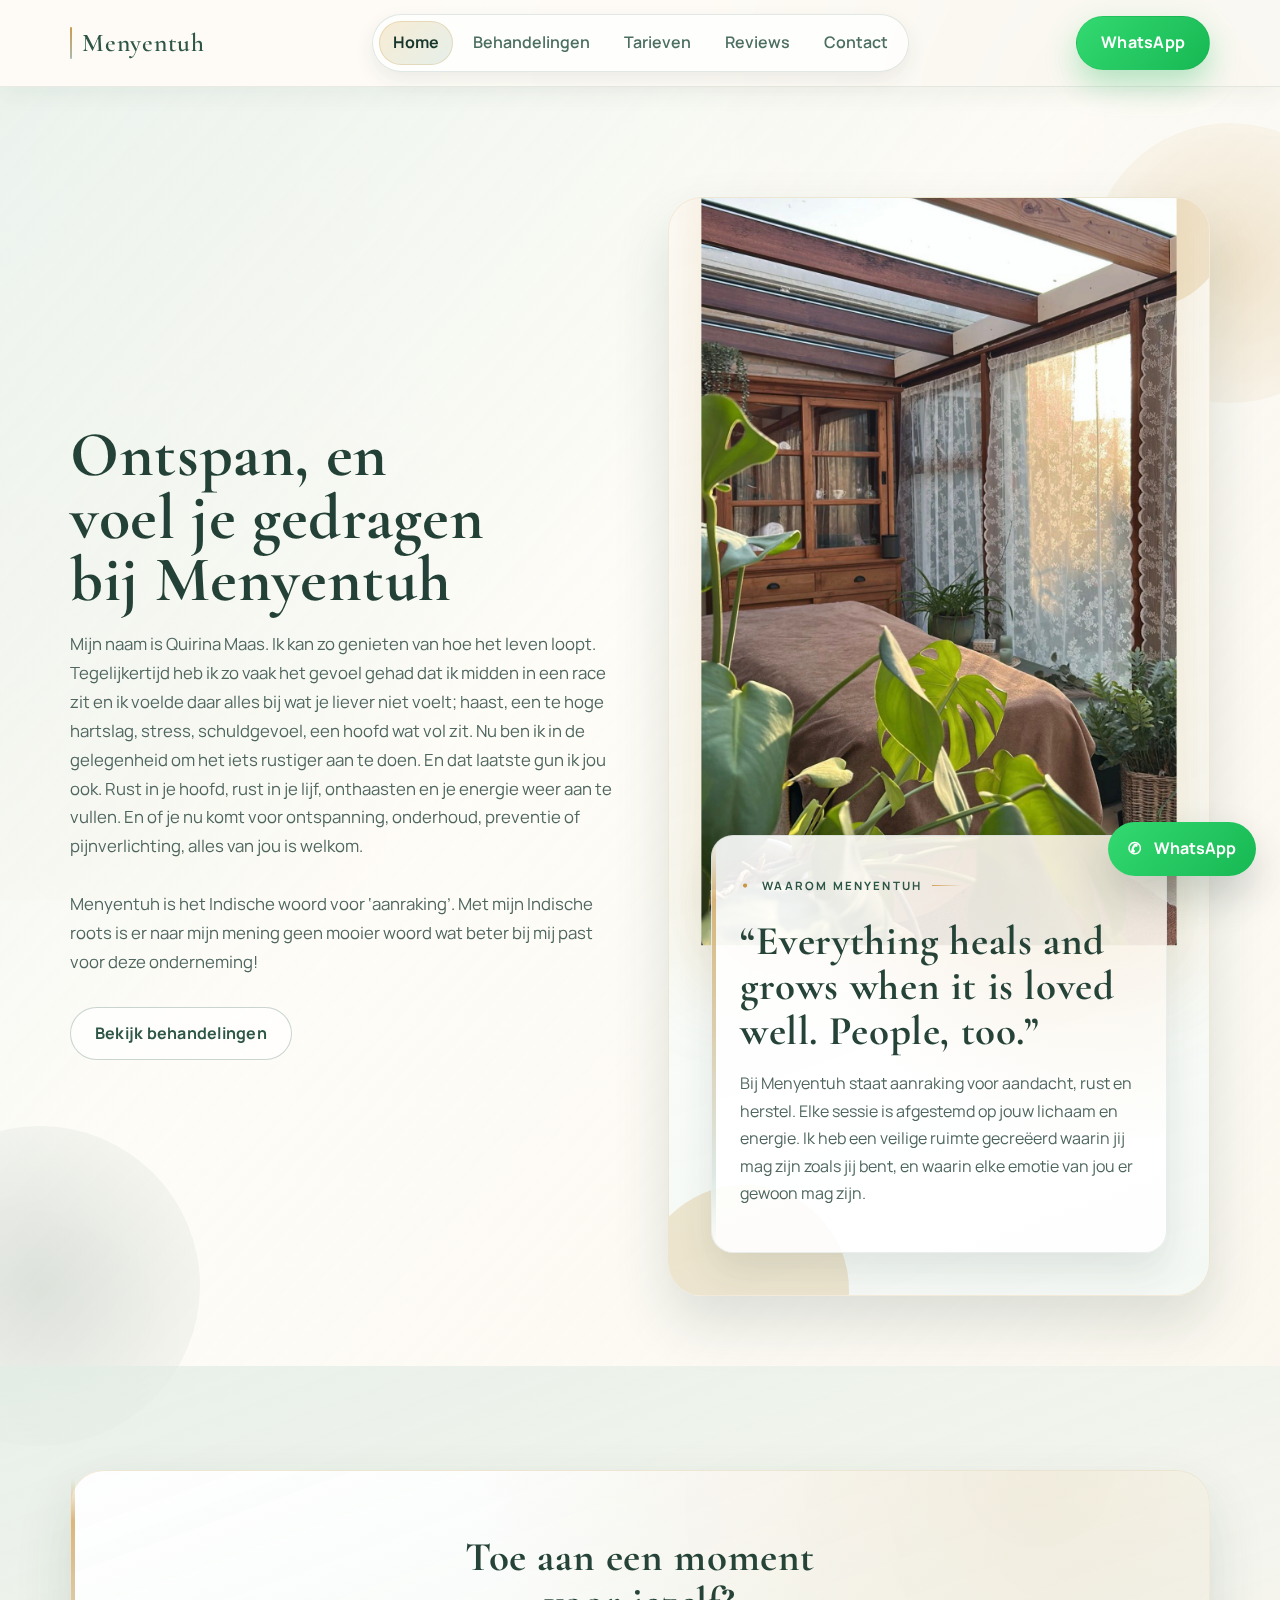
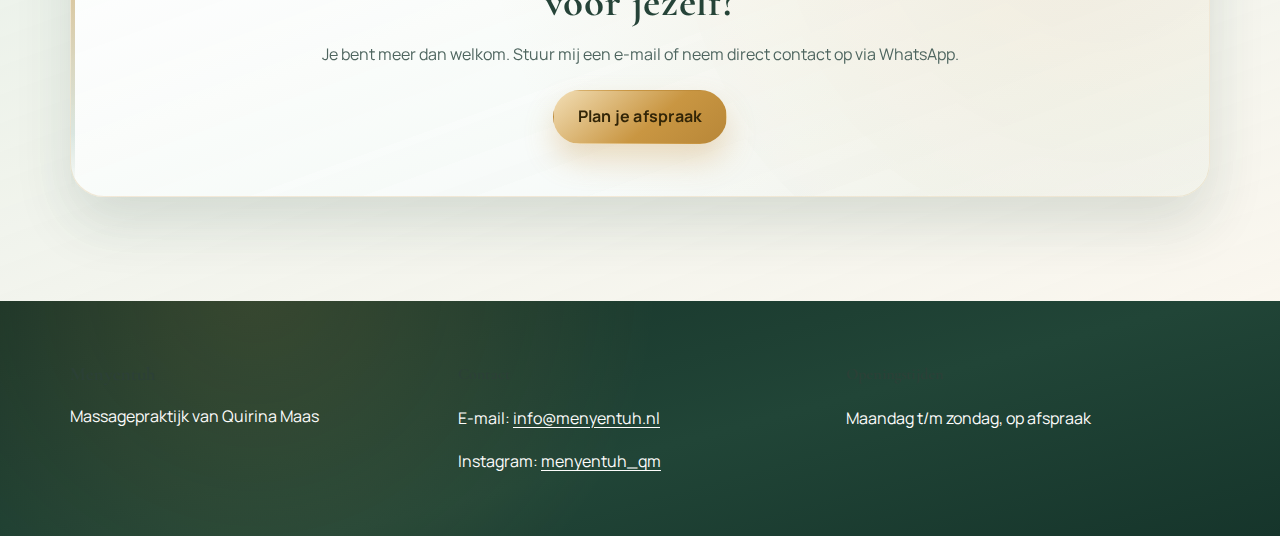
<file: index.html>
<!DOCTYPE html>
<html lang="nl">
  <head>
    <meta charset="UTF-8" />
    <meta name="viewport" content="width=device-width, initial-scale=1.0" />
    <meta name="theme-color" content="#17372c" />
    <title>Menyentuh | Holistische massagepraktijk Lelystad</title>
    <meta
      name="description"
      content="Menyentuh is de massagepraktijk van Quirina Maas. Zwangerschapsmassage, hoofdpijn massage, ontspanningsmassage en aromatherapie in een serene setting."
    />
    <!-- Open Graph -->
    <meta property="og:title" content="Menyentuh | Holistische massagepraktijk Lelystad" />
    <meta property="og:description" content="Zwangerschapsmassage, hoofdpijn massage, ontspanningsmassage en aromatherapie door Quirina Maas in Lelystad." />
    <meta property="og:type" content="website" />
    <meta property="og:locale" content="nl_NL" />
    <meta property="og:site_name" content="Menyentuh" />
    <meta property="og:image" content="assets/social-preview-1200x630.jpg" />
    <meta property="og:image:type" content="image/jpeg" />
    <meta property="og:image:width" content="1200" />
    <meta property="og:image:height" content="630" />
    <meta name="twitter:card" content="summary_large_image" />
    <meta name="twitter:title" content="Menyentuh | Holistische massagepraktijk Lelystad" />
    <meta name="twitter:description" content="Zwangerschapsmassage, hoofdpijn massage, ontspanningsmassage en aromatherapie door Quirina Maas in Lelystad." />
    <meta name="twitter:image" content="assets/social-preview-1200x630.jpg" />
    <!-- Favicon -->
    <link rel="icon" href="assets/favicon.svg" type="image/svg+xml" />
    <link rel="stylesheet" href="css/styles.css" />
    <link rel="preload" as="image" href="assets/menyentuh-logo-720.png" type="image/png" />
    <link rel="preconnect" href="https://fonts.googleapis.com" />
    <link rel="preconnect" href="https://fonts.gstatic.com" crossorigin />
    <link
      href="https://fonts.googleapis.com/css2?family=Manrope:wght@400;500;600;700&family=Cormorant+Garamond:wght@500;600;700&display=swap"
      rel="stylesheet"
    />
    <script type="application/ld+json">
      {
        "@context": "https://schema.org",
        "@type": "HealthAndBeautyBusiness",
        "name": "Menyentuh",
        "description": "Holistische massagepraktijk voor ontspanning, herstel en zwangerschapsmassage.",
        "telephone": "+31 6 57768109",
        "email": "info@menyentuh.nl",
        "address": {
          "@type": "PostalAddress",
          "addressLocality": "Lelystad",
          "addressCountry": "NL"
        },
        "openingHoursSpecification": [
          {
            "@type": "OpeningHoursSpecification",
            "dayOfWeek": ["Monday", "Tuesday", "Wednesday", "Thursday", "Friday"],
            "opens": "09:00",
            "closes": "18:30"
          },
          {
            "@type": "OpeningHoursSpecification",
            "dayOfWeek": "Saturday",
            "opens": "10:00",
            "closes": "16:00"
          }
        ],
        "sameAs": ["https://wa.me/31657768109"]
      }
    </script>
  </head>
  <body class="page-home">
    <a class="skip-link" href="#main">Ga naar inhoud</a>

    <header class="site-header">
      <div class="container header-inner">
        <a href="index.html" class="logo">Menyentuh</a>
        <button class="nav-toggle" aria-label="Menu openen" aria-expanded="false" aria-controls="main-nav">
          <span class="nav-toggle-icon"></span>
        </button>
        <nav class="nav" id="main-nav" aria-label="Hoofdmenu">
          <a class="nav-link is-active" aria-current="page" href="index.html">Home</a>
          <a class="nav-link" href="behandelingen.html">Behandelingen</a>
          <a class="nav-link" href="tarieven.html">Tarieven</a>
          <a class="nav-link" href="reviews.html">Reviews</a>
          <a class="nav-link" href="contact.html">Contact</a>
        </nav>
        <a
          class="btn btn-whatsapp header-cta"
          href="https://wa.me/31657768109"
          target="_blank"
          rel="noopener noreferrer"
        >
          WhatsApp
        </a>
      </div>
    </header>

    <main id="main">
      <section class="hero">
        <div class="container hero-grid">
          <div>
            <h1 class="hero-title">Ontspan, en voel je gedragen bij Menyentuh</h1>
            <p class="hero-text">
              Mijn naam is Quirina Maas. Ik kan zo genieten van hoe het leven loopt. Tegelijkertijd heb ik zo vaak het gevoel gehad dat ik midden in een race zit en ik voelde daar alles bij wat je liever niet voelt; haast, een te hoge hartslag, stress, schuldgevoel, een hoofd wat vol zit.
              Nu ben ik in de gelegenheid om het iets rustiger aan te doen. En dat laatste gun ik jou ook.
              Rust in je hoofd, rust in je lijf, onthaasten en je energie weer aan te vullen.
              En of je nu komt voor ontspanning, onderhoud, preventie of pijnverlichting, alles van jou is welkom.
              <br><br>
              Menyentuh is het Indische woord voor ‘aanraking’. Met mijn Indische roots is er naar mijn mening geen
              mooier woord wat beter bij mij past voor deze onderneming!
            </p>
            <div class="hero-cta">
              <a class="btn btn-outline" href="behandelingen.html">Bekijk behandelingen</a>
            </div>
            <div class="spacer-sm"></div>
          </div>
          <div class="hero-visual">
            <div class="hero-illustration-wrap">
                <img
                  class="hero-illustration"
                  src="assets/whatsapp-ontspanning-2026-02-13.jpeg"
                  alt="Rustige massage ruimte van Menyentuh"
                  loading="eager"
                  decoding="async"
                  fetchpriority="high"
                  width="900"
                  height="900"
                />
            </div>
            <div class="hero-card">
              <p class="kicker">Waarom Menyentuh</p>
              <h2 class="section-title">“Everything heals and grows when it is loved well. People, too.”</h2>
              <p class="section-lead">
                Bij Menyentuh staat aanraking voor aandacht, rust en herstel. Elke sessie is afgestemd op jouw lichaam en energie. Ik heb een veilige ruimte gecreëerd waarin jij mag zijn zoals jij bent, en waarin elke emotie van jou er gewoon mag zijn.
              </p>
            </div>
          </div>
        </div>
      </section>

      <section class="section section-cta section-booking">
        <div class="container">
          <div class="cta-card">
            <h2 class="section-title">Toe aan een moment voor jezelf?</h2>
              <p class="section-lead">
                Je bent meer dan welkom. Stuur mij een e-mail of neem direct contact op via WhatsApp.
              </p>
            <div class="hero-cta">
              <a class="btn btn-primary" href="contact.html#contact-form">Plan je afspraak</a>
            </div>
          </div>
        </div>
      </section>
    </main>

    <footer class="site-footer">
      <div class="container footer-grid">
        <div>
          <h3>Menyentuh</h3>
          <p>Massagepraktijk van Quirina Maas</p>
        </div>
        <div>
          <h4>Contact</h4>
          <p>E-mail: <a href="mailto:info@menyentuh.nl">info@menyentuh.nl</a></p>
          <p>Instagram: <a href="https://www.instagram.com/menyentuh_qm" target="_blank" rel="noopener noreferrer">menyentuh_qm</a></p>
        </div>
        <div>
          <h4>Openingstijden</h4>
          <p>Maandag t/m zondag, op afspraak</p>
        </div>
      </div>
    </footer>

    <a class="whatsapp-fab" href="https://wa.me/31657768109" target="_blank" rel="noopener noreferrer" aria-label="Contact via WhatsApp">
      WhatsApp
    </a>

    <script src="js/main.js"></script>
  </body>
</html>
</file>
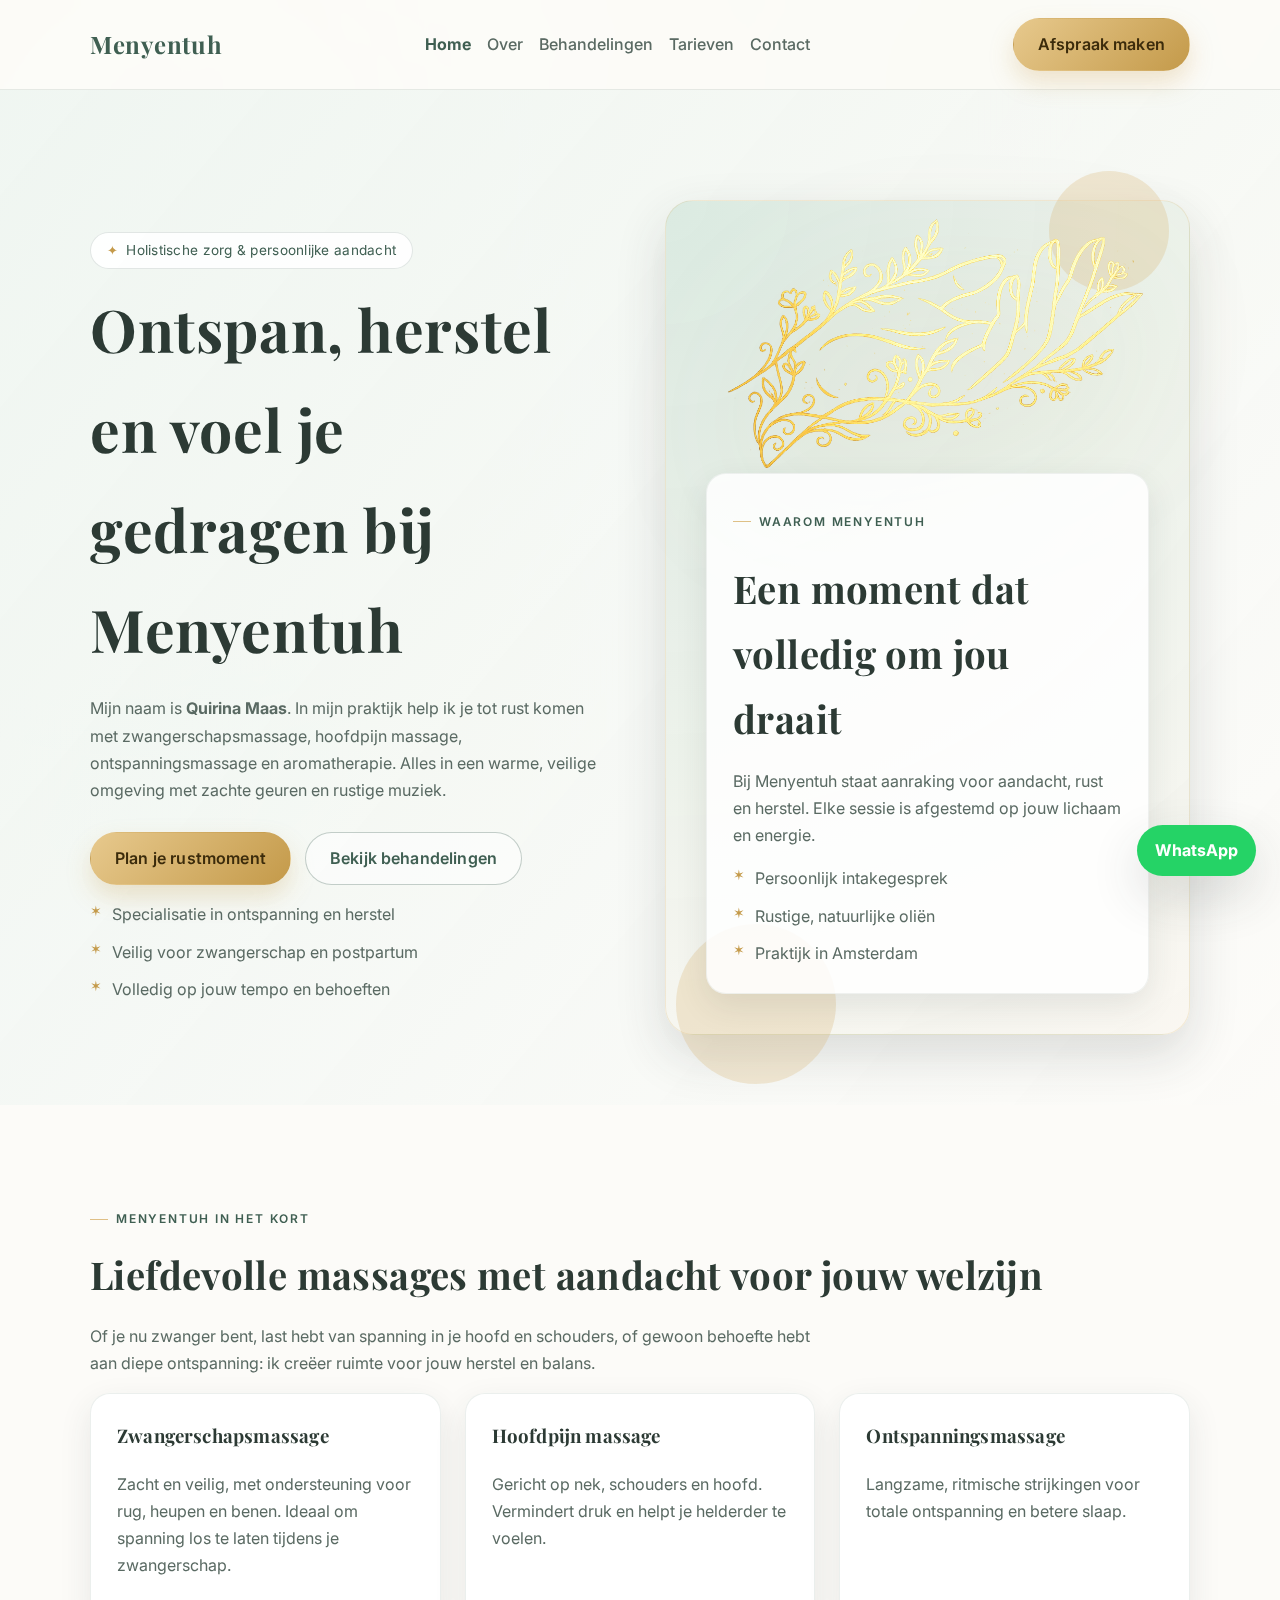
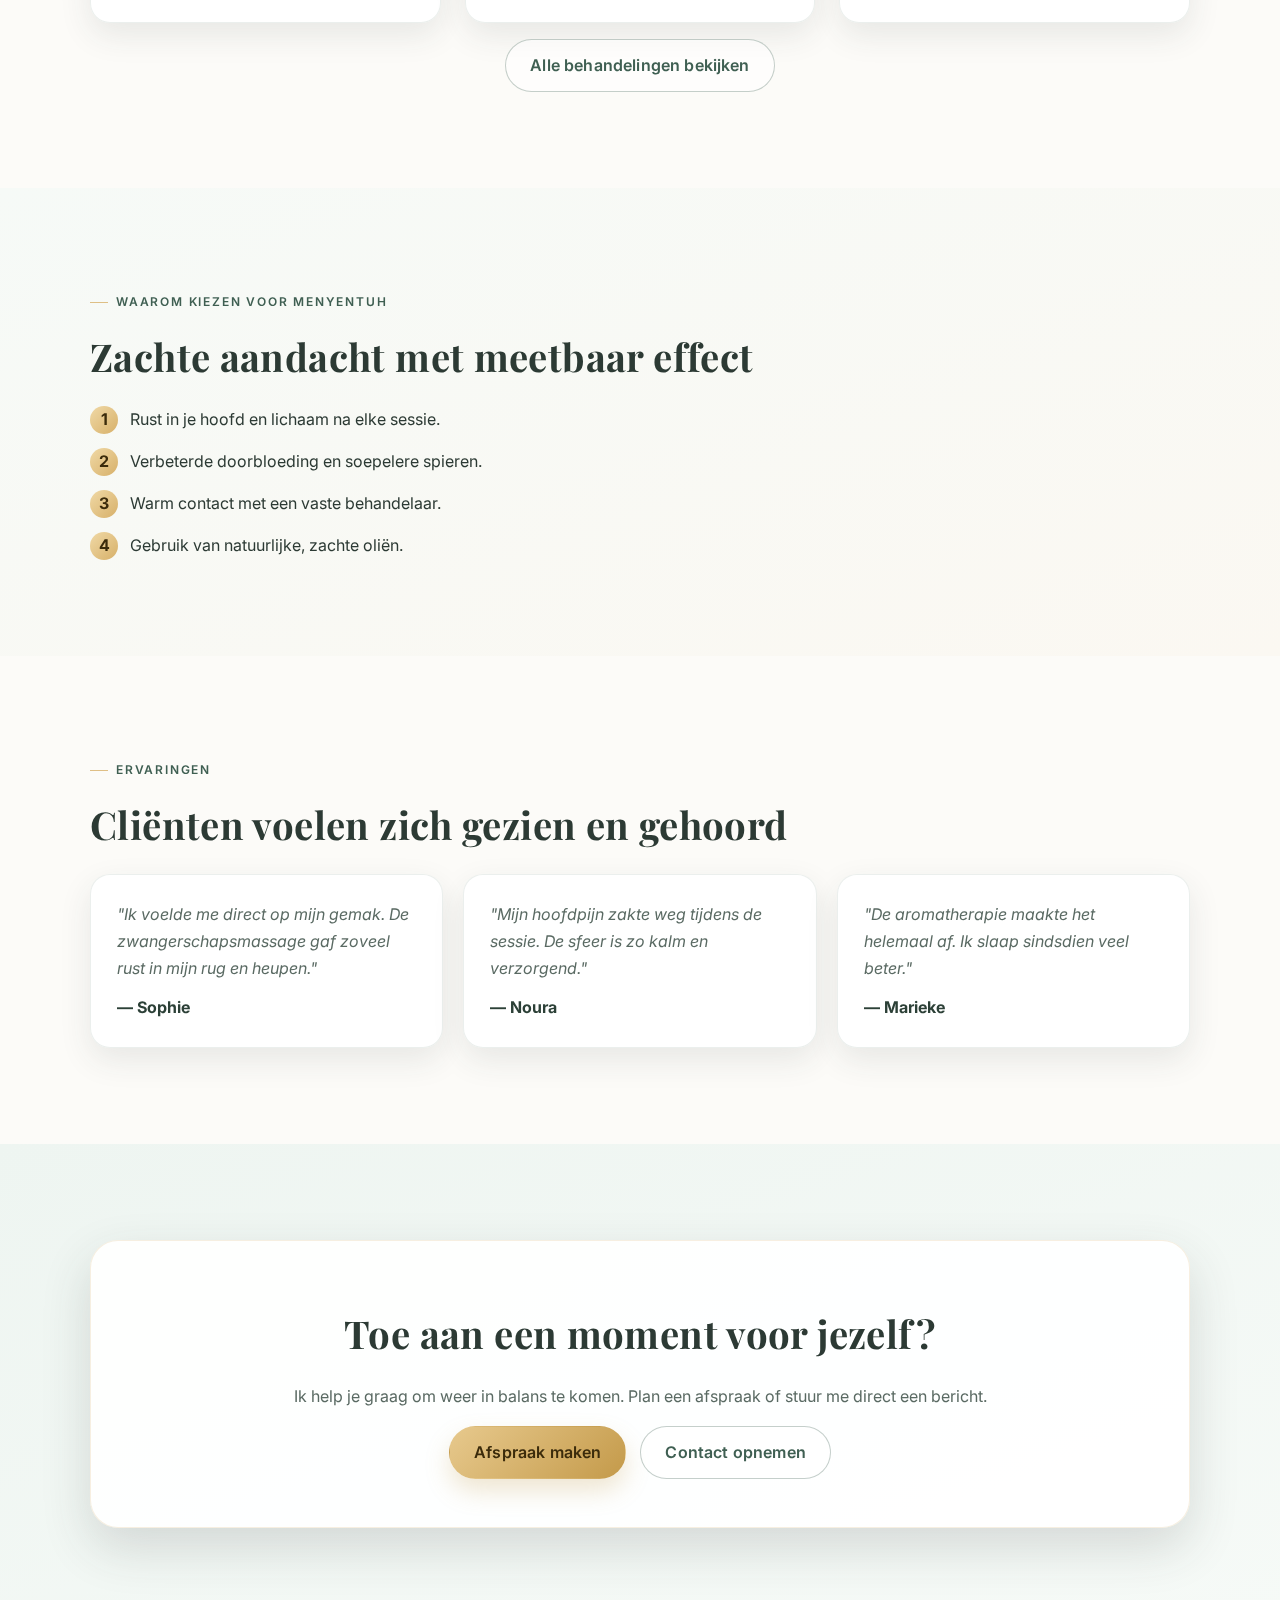
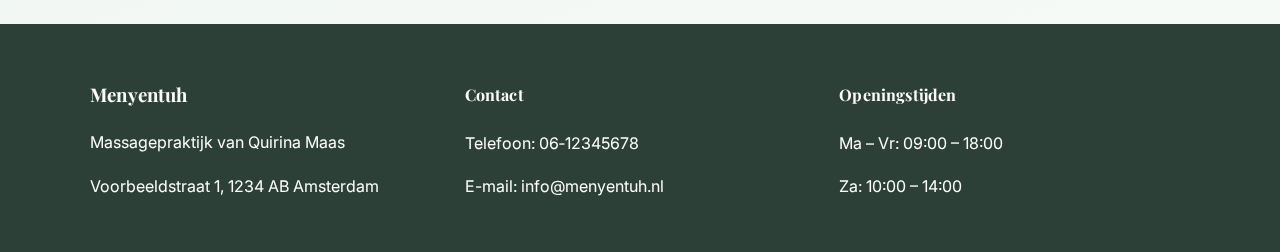
<file: src/index.html>
<!DOCTYPE html>
<html lang="nl">
  <head>
    <meta charset="UTF-8" />
    <meta name="viewport" content="width=device-width, initial-scale=1.0" />
    <title>Menyentuh | Holistische massagepraktijk Amsterdam</title>
    <meta
      name="description"
      content="Menyentuh is de massagepraktijk van Quirina Maas. Zwangerschapsmassage, hoofdpijn massage, ontspanningsmassage en aromatherapie in een serene setting."
    />
    <!-- Open Graph -->
    <meta property="og:title" content="Menyentuh | Holistische massagepraktijk Amsterdam" />
    <meta property="og:description" content="Zwangerschapsmassage, hoofdpijn massage, ontspanningsmassage en aromatherapie door Quirina Maas in Amsterdam." />
    <meta property="og:type" content="website" />
    <meta property="og:locale" content="nl_NL" />
    <!-- Favicon -->
    <link rel="icon" href="assets/favicon.svg" type="image/svg+xml" />
    <link rel="stylesheet" href="css/styles.css" />
    <link rel="preconnect" href="https://fonts.googleapis.com" />
    <link rel="preconnect" href="https://fonts.gstatic.com" crossorigin />
    <link
      href="https://fonts.googleapis.com/css2?family=Inter:wght@400;500;600;700&family=Playfair+Display:wght@600;700&display=swap"
      rel="stylesheet"
    />
  </head>
  <body>
    <a class="skip-link" href="#main">Ga naar inhoud</a>

    <header class="site-header">
      <div class="container header-inner">
        <a href="index.html" class="logo">Menyentuh</a>
        <button class="nav-toggle" aria-label="Menu openen" aria-expanded="false">
          <span class="nav-toggle-icon"></span>
        </button>
        <nav class="nav" id="main-nav">
          <a class="nav-link is-active" href="index.html">Home</a>
          <a class="nav-link" href="over.html">Over</a>
          <a class="nav-link" href="behandelingen.html">Behandelingen</a>
          <a class="nav-link" href="tarieven.html">Tarieven</a>
          <a class="nav-link" href="contact.html">Contact</a>
        </nav>
        <a class="btn btn-primary header-cta" href="contact.html#afspraak">Afspraak maken</a>
      </div>
    </header>

    <main id="main">
      <section class="hero">
        <div class="container hero-grid">
          <div>
            <span class="badge">Holistische zorg &amp; persoonlijke aandacht</span>
            <h1 class="hero-title">Ontspan, herstel en voel je gedragen bij Menyentuh</h1>
            <p class="hero-text">
              Mijn naam is <strong>Quirina Maas</strong>. In mijn praktijk help ik je tot rust
              komen met zwangerschapsmassage, hoofdpijn massage, ontspanningsmassage en
              aromatherapie. Alles in een warme, veilige omgeving met zachte geuren en rustige
              muziek.
            </p>
            <div class="hero-cta">
              <a class="btn btn-primary" href="contact.html#afspraak">Plan je rustmoment</a>
              <a class="btn btn-outline" href="behandelingen.html">Bekijk behandelingen</a>
            </div>
            <div class="spacer-sm"></div>
            <div class="hero-list">
              <div>Specialisatie in ontspanning en herstel</div>
              <div>Veilig voor zwangerschap en postpartum</div>
              <div>Volledig op jouw tempo en behoeften</div>
            </div>
          </div>
          <div class="hero-visual">
            <div class="hero-illustration-wrap">
              <img
                class="hero-illustration"
                src="assets/menyentuh-hand-gold.png"
                alt="Gouden lijntekening van een hand met botanische accenten"
                loading="eager"
              />
            </div>
            <div class="hero-card">
              <p class="kicker">Waarom Menyentuh</p>
              <h2 class="section-title">Een moment dat volledig om jou draait</h2>
              <p class="section-lead">
                Bij Menyentuh staat aanraking voor aandacht, rust en herstel. Elke sessie is
                afgestemd op jouw lichaam en energie.
              </p>
              <ul class="hero-list">
                <li>Persoonlijk intakegesprek</li>
                <li>Rustige, natuurlijke oliën</li>
                <li>Praktijk in Amsterdam</li>
              </ul>
            </div>
          </div>
        </div>
      </section>

      <section class="section">
        <div class="container">
          <span class="kicker">Menyentuh in het kort</span>
          <h2 class="section-title">Liefdevolle massages met aandacht voor jouw welzijn</h2>
          <p class="section-lead">
            Of je nu zwanger bent, last hebt van spanning in je hoofd en schouders, of gewoon
            behoefte hebt aan diepe ontspanning: ik creëer ruimte voor jouw herstel en balans.
          </p>
          <div class="grid grid-3 spacer-sm">
            <div class="card">
              <h3>Zwangerschapsmassage</h3>
              <p>
                Zacht en veilig, met ondersteuning voor rug, heupen en benen. Ideaal om
                spanning los te laten tijdens je zwangerschap.
              </p>
            </div>
            <div class="card">
              <h3>Hoofdpijn massage</h3>
              <p>
                Gericht op nek, schouders en hoofd. Vermindert druk en helpt je helderder te
                voelen.
              </p>
            </div>
            <div class="card">
              <h3>Ontspanningsmassage</h3>
              <p>
                Langzame, ritmische strijkingen voor totale ontspanning en betere slaap.
              </p>
            </div>
          </div>
          <div class="spacer-sm" style="text-align: center;">
            <a class="btn btn-outline" href="behandelingen.html">Alle behandelingen bekijken</a>
          </div>
        </div>
      </section>

      <section class="section section-muted">
        <div class="container">
          <span class="kicker">Waarom kiezen voor Menyentuh</span>
          <h2 class="section-title">Zachte aandacht met meetbaar effect</h2>
          <div class="feature-list spacer-sm">
            <div class="feature"><span>1</span>Rust in je hoofd en lichaam na elke sessie.</div>
            <div class="feature"><span>2</span>Verbeterde doorbloeding en soepelere spieren.</div>
            <div class="feature"><span>3</span>Warm contact met een vaste behandelaar.</div>
            <div class="feature"><span>4</span>Gebruik van natuurlijke, zachte oliën.</div>
          </div>
        </div>
      </section>

      <section class="section">
        <div class="container">
          <span class="kicker">Ervaringen</span>
          <h2 class="section-title">Cliënten voelen zich gezien en gehoord</h2>
          <div class="testimonials spacer-sm">
            <div class="testimonial">
              <p>
                "Ik voelde me direct op mijn gemak. De zwangerschapsmassage gaf zoveel rust in
                mijn rug en heupen."
              </p>
              <strong>— Sophie</strong>
            </div>
            <div class="testimonial">
              <p>
                "Mijn hoofdpijn zakte weg tijdens de sessie. De sfeer is zo kalm en verzorgend."
              </p>
              <strong>— Noura</strong>
            </div>
            <div class="testimonial">
              <p>
                "De aromatherapie maakte het helemaal af. Ik slaap sindsdien veel beter."
              </p>
              <strong>— Marieke</strong>
            </div>
          </div>
        </div>
      </section>

      <section class="section section-cta">
        <div class="container">
          <div class="cta-card">
            <h2 class="section-title">Toe aan een moment voor jezelf?</h2>
            <p class="section-lead">
              Ik help je graag om weer in balans te komen. Plan een afspraak of stuur me direct
              een bericht.
            </p>
            <div class="hero-cta">
              <a class="btn btn-primary" href="contact.html#afspraak">Afspraak maken</a>
              <a class="btn btn-outline" href="contact.html">Contact opnemen</a>
            </div>
          </div>
        </div>
      </section>
    </main>

    <footer class="site-footer">
      <div class="container footer-grid">
        <div>
          <h3>Menyentuh</h3>
          <p>Massagepraktijk van Quirina Maas</p>
          <p>Voorbeeldstraat 1, 1234 AB Amsterdam</p>
        </div>
        <div>
          <h4>Contact</h4>
          <p>Telefoon: 06‑12345678</p>
          <p>E-mail: info@menyentuh.nl</p>
        </div>
        <div>
          <h4>Openingstijden</h4>
          <p>Ma – Vr: 09:00 – 18:00</p>
          <p>Za: 10:00 – 14:00</p>
        </div>
      </div>
    </footer>

    <a class="whatsapp-fab" href="https://wa.me/31612345678" target="_blank" rel="noreferrer" aria-label="Contact via WhatsApp">
      WhatsApp
    </a>

    <script src="js/main.js"></script>
  </body>
</html>
</file>
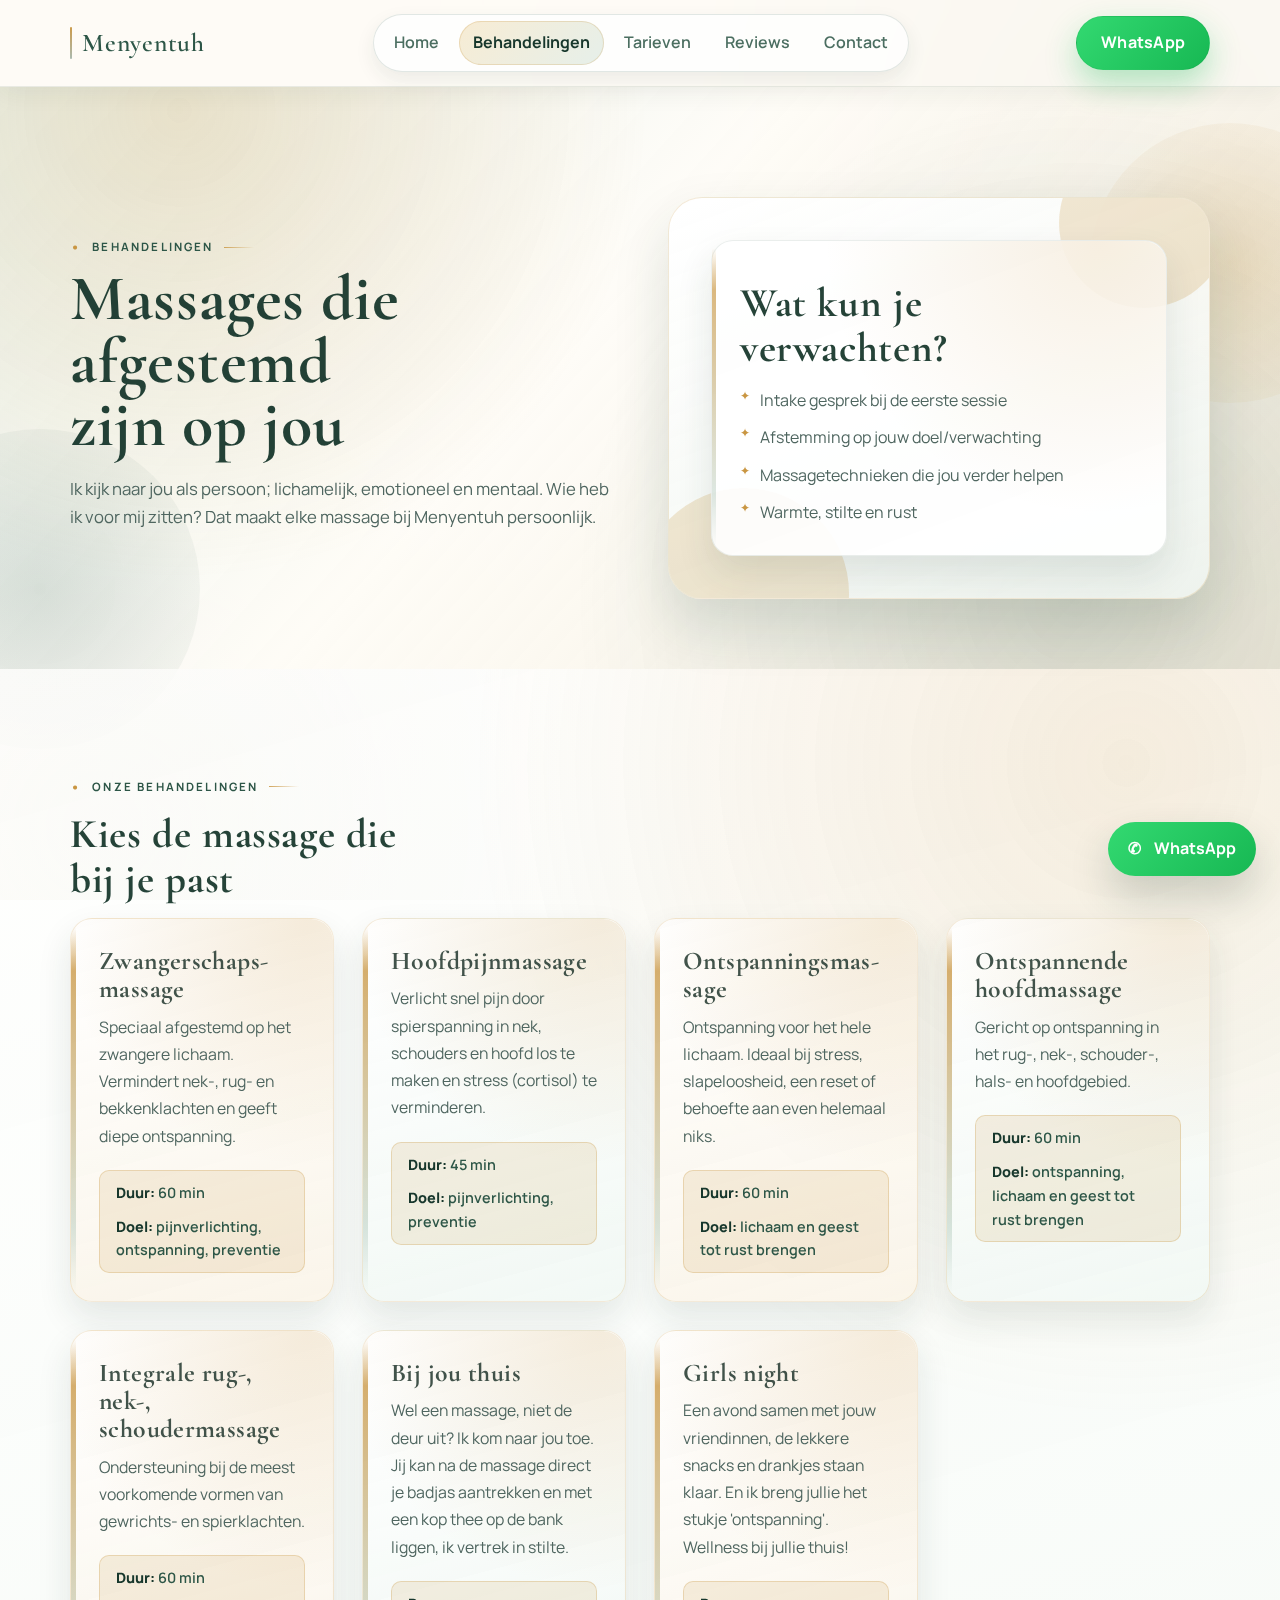
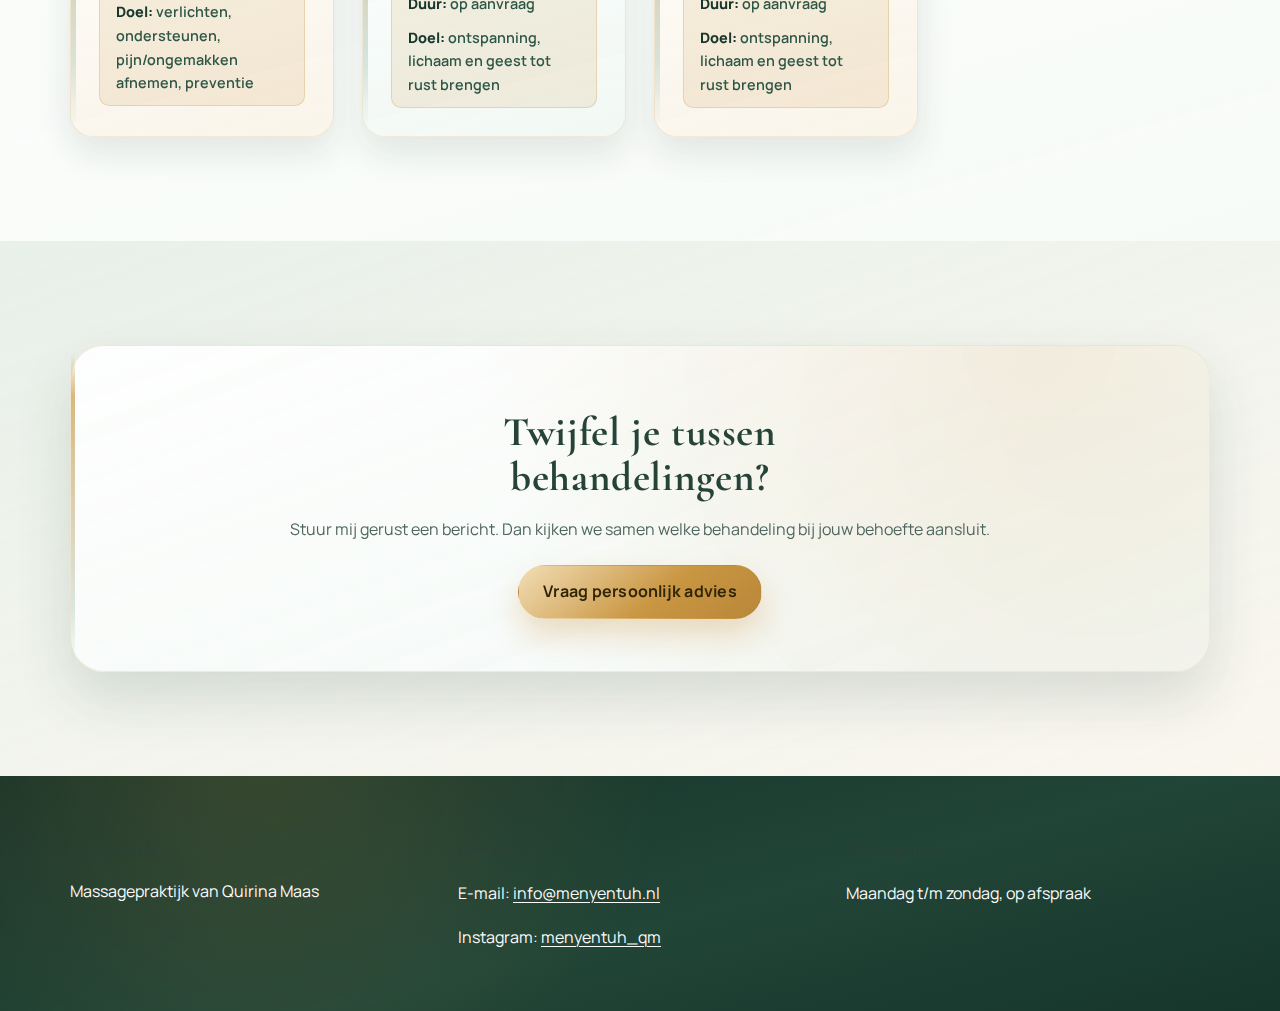
<file: behandelingen.html>
<!DOCTYPE html>
<html lang="nl">
  <head>
    <meta charset="UTF-8" />
    <meta name="viewport" content="width=device-width, initial-scale=1.0" />
    <meta name="theme-color" content="#17372c" />
    <title>Behandelingen | Menyentuh</title>
    <meta
      name="description"
      content="Ontdek de behandelingen van Menyentuh: zwangerschapsmassage, hoofdpijnmassage, ontspanningsmassage, integrale rug-, nek- en schoudermassage."
    />
    <!-- Open Graph -->
    <meta property="og:title" content="Behandelingen | Menyentuh" />
    <meta property="og:description" content="Ontdek de behandelingen van Menyentuh: zwangerschapsmassage, hoofdpijnmassage, ontspanningsmassage, integrale rug-, nek- en schoudermassage." />
    <meta property="og:type" content="website" />
    <meta property="og:locale" content="nl_NL" />
    <meta property="og:site_name" content="Menyentuh" />
    <meta property="og:image" content="assets/social-preview-1200x630.jpg" />
    <meta property="og:image:type" content="image/jpeg" />
    <meta property="og:image:width" content="1200" />
    <meta property="og:image:height" content="630" />
    <meta name="twitter:card" content="summary_large_image" />
    <meta name="twitter:title" content="Behandelingen | Menyentuh" />
    <meta name="twitter:description" content="Ontdek de behandelingen van Menyentuh: zwangerschapsmassage, hoofdpijnmassage, ontspanningsmassage, integrale rug-, nek- en schoudermassage." />
    <meta name="twitter:image" content="assets/social-preview-1200x630.jpg" />
    <!-- Favicon -->
    <link rel="icon" href="assets/favicon.svg" type="image/svg+xml" />
    <link rel="stylesheet" href="css/styles.css" />
    <link rel="preconnect" href="https://fonts.googleapis.com" />
    <link rel="preconnect" href="https://fonts.gstatic.com" crossorigin />
    <link
      href="https://fonts.googleapis.com/css2?family=Manrope:wght@400;500;600;700&family=Cormorant+Garamond:wght@500;600;700&display=swap"
      rel="stylesheet"
    />
  </head>
  <body class="page-behandelingen">
    <a class="skip-link" href="#main">Ga naar inhoud</a>

    <header class="site-header">
      <div class="container header-inner">
        <a href="index.html" class="logo">Menyentuh</a>
        <button class="nav-toggle" aria-label="Menu openen" aria-expanded="false" aria-controls="main-nav">
          <span class="nav-toggle-icon"></span>
        </button>
        <nav class="nav" id="main-nav" aria-label="Hoofdmenu">
          <a class="nav-link" href="index.html">Home</a>
          <a class="nav-link is-active" aria-current="page" href="behandelingen.html">Behandelingen</a>
          <a class="nav-link" href="tarieven.html">Tarieven</a>
          <a class="nav-link" href="reviews.html">Reviews</a>
          <a class="nav-link" href="contact.html">Contact</a>
        </nav>
        <a
          class="btn btn-whatsapp header-cta"
          href="https://wa.me/31657768109"
          target="_blank"
          rel="noopener noreferrer"
        >
          WhatsApp
        </a>
      </div>
    </header>

    <main id="main">
      <section class="hero">
        <div class="container hero-grid">
          <div>
            <span class="kicker">Behandelingen</span>
            <h1 class="hero-title">Massages die afgestemd zijn op jou</h1>
            <p class="hero-text">
              Ik kijk naar jou als persoon; lichamelijk, emotioneel en mentaal. Wie heb ik voor mij zitten? Dat
              maakt elke massage bij Menyentuh persoonlijk.
            </p>
          </div>
          <div class="hero-visual">
            <div class="hero-card">
              <h2 class="section-title">Wat kun je verwachten?</h2>
              <ul class="hero-list">
                <li>Intake gesprek bij de eerste sessie</li>
                <li>Afstemming op jouw doel/verwachting</li>
                <li>Massagetechnieken die jou verder helpen</li>
                <li>Warmte, stilte en rust</li>
              </ul>
            </div>
          </div>
        </div>
      </section>

      <section class="section section-treatment-showcase">
        <div class="container">
          <span class="kicker">Onze behandelingen</span>
          <h2 class="section-title">Kies de massage die bij je past</h2>
          <div class="grid grid-3 spacer-sm treatment-grid">
            <div class="card treatment-card">
              <h3>Zwangerschapsmassage</h3>
              <p>
                Speciaal afgestemd op het zwangere lichaam. Vermindert nek-, rug- en bekkenklachten en
                geeft diepe ontspanning.
              </p>
              <p class="card-meta">
                <span class="meta-line"><strong>Duur:</strong> 60 min</span>
                <span class="meta-line"><strong>Doel:</strong> pijnverlichting, ontspanning, preventie</span>
              </p>
            </div>
            <div class="card treatment-card">
              <h3>Hoofdpijnmassage</h3>
              <p>
                Verlicht snel pijn door spierspanning in nek, schouders en hoofd los te maken en stress
                (cortisol) te verminderen.
              </p>
              <p class="card-meta">
                <span class="meta-line"><strong>Duur:</strong> 45 min</span>
                <span class="meta-line"><strong>Doel:</strong> pijnverlichting, preventie</span>
              </p>
            </div>
            <div class="card treatment-card">
              <h3>Ontspanningsmassage</h3>
              <p>
                Ontspanning voor het hele lichaam. Ideaal bij stress, slapeloosheid, een reset of behoefte
                aan even helemaal niks.
              </p>
              <p class="card-meta">
                <span class="meta-line"><strong>Duur:</strong> 60 min</span>
                <span class="meta-line"><strong>Doel:</strong> lichaam en geest tot rust brengen</span>
              </p>
            </div>
            <div class="card treatment-card">
              <h3>Ontspannende hoofdmassage</h3>
              <p>
                Gericht op ontspanning in het rug-, nek-, schouder-, hals- en hoofdgebied.
              </p>
              <p class="card-meta">
                <span class="meta-line"><strong>Duur:</strong> 60 min</span>
                <span class="meta-line"><strong>Doel:</strong> ontspanning, lichaam en geest tot rust brengen</span>
              </p>
            </div>
            <div class="card treatment-card">
              <h3>Integrale rug-, nek-, schoudermassage</h3>
              <p>
                Ondersteuning bij de meest voorkomende vormen van gewrichts- en spierklachten.
              </p>
              <p class="card-meta">
                <span class="meta-line"><strong>Duur:</strong> 60 min</span>
                <span class="meta-line"><strong>Doel:</strong> verlichten, ondersteunen, pijn/ongemakken afnemen, preventie</span>
              </p>
            </div>
            <div class="card treatment-card">
              <h3>Bij jou thuis</h3>
              <p>
                Wel een massage, niet de deur uit? Ik kom naar jou toe. Jij kan na de massage direct je
                badjas aantrekken en met een kop thee op de bank liggen, ik vertrek in stilte.
              </p>
              <p class="card-meta">
                <span class="meta-line"><strong>Duur:</strong> op aanvraag</span>
                <span class="meta-line"><strong>Doel:</strong> ontspanning, lichaam en geest tot rust brengen</span>
              </p>
            </div>
            <div class="card treatment-card">
              <h3>Girls night</h3>
              <p>
                Een avond samen met jouw vriendinnen, de lekkere snacks en drankjes staan klaar. En ik
                breng jullie het stukje 'ontspanning'. Wellness bij jullie thuis!
              </p>
              <p class="card-meta">
                <span class="meta-line"><strong>Duur:</strong> op aanvraag</span>
                <span class="meta-line"><strong>Doel:</strong> ontspanning, lichaam en geest tot rust brengen</span>
              </p>
            </div>
          </div>
        </div>
      </section>

      <section class="section section-cta section-booking">
        <div class="container">
          <div class="cta-card">
            <h2 class="section-title">Twijfel je tussen behandelingen?</h2>
            <p class="section-lead">
              Stuur mij gerust een bericht. Dan kijken we samen welke behandeling bij jouw behoefte aansluit.
            </p>
            <div class="hero-cta">
              <a class="btn btn-primary" href="contact.html#contact-form">Vraag persoonlijk advies</a>
            </div>
          </div>
        </div>
      </section>
    </main>

    <footer class="site-footer">
      <div class="container footer-grid">
        <div>
          <h3>Menyentuh</h3>
          <p>Massagepraktijk van Quirina Maas</p>
        </div>
        <div>
          <h4>Contact</h4>
          <p>E-mail: <a href="mailto:info@menyentuh.nl">info@menyentuh.nl</a></p>
          <p>Instagram: <a href="https://www.instagram.com/menyentuh_qm" target="_blank" rel="noopener noreferrer">menyentuh_qm</a></p>
        </div>
        <div>
          <h4>Openingstijden</h4>
          <p>Maandag t/m zondag, op afspraak</p>
        </div>
      </div>
    </footer>

    <a class="whatsapp-fab" href="https://wa.me/31657768109" target="_blank" rel="noopener noreferrer" aria-label="Contact via WhatsApp">
      WhatsApp
    </a>

    <script src="js/main.js"></script>
  </body>
</html>
</file>
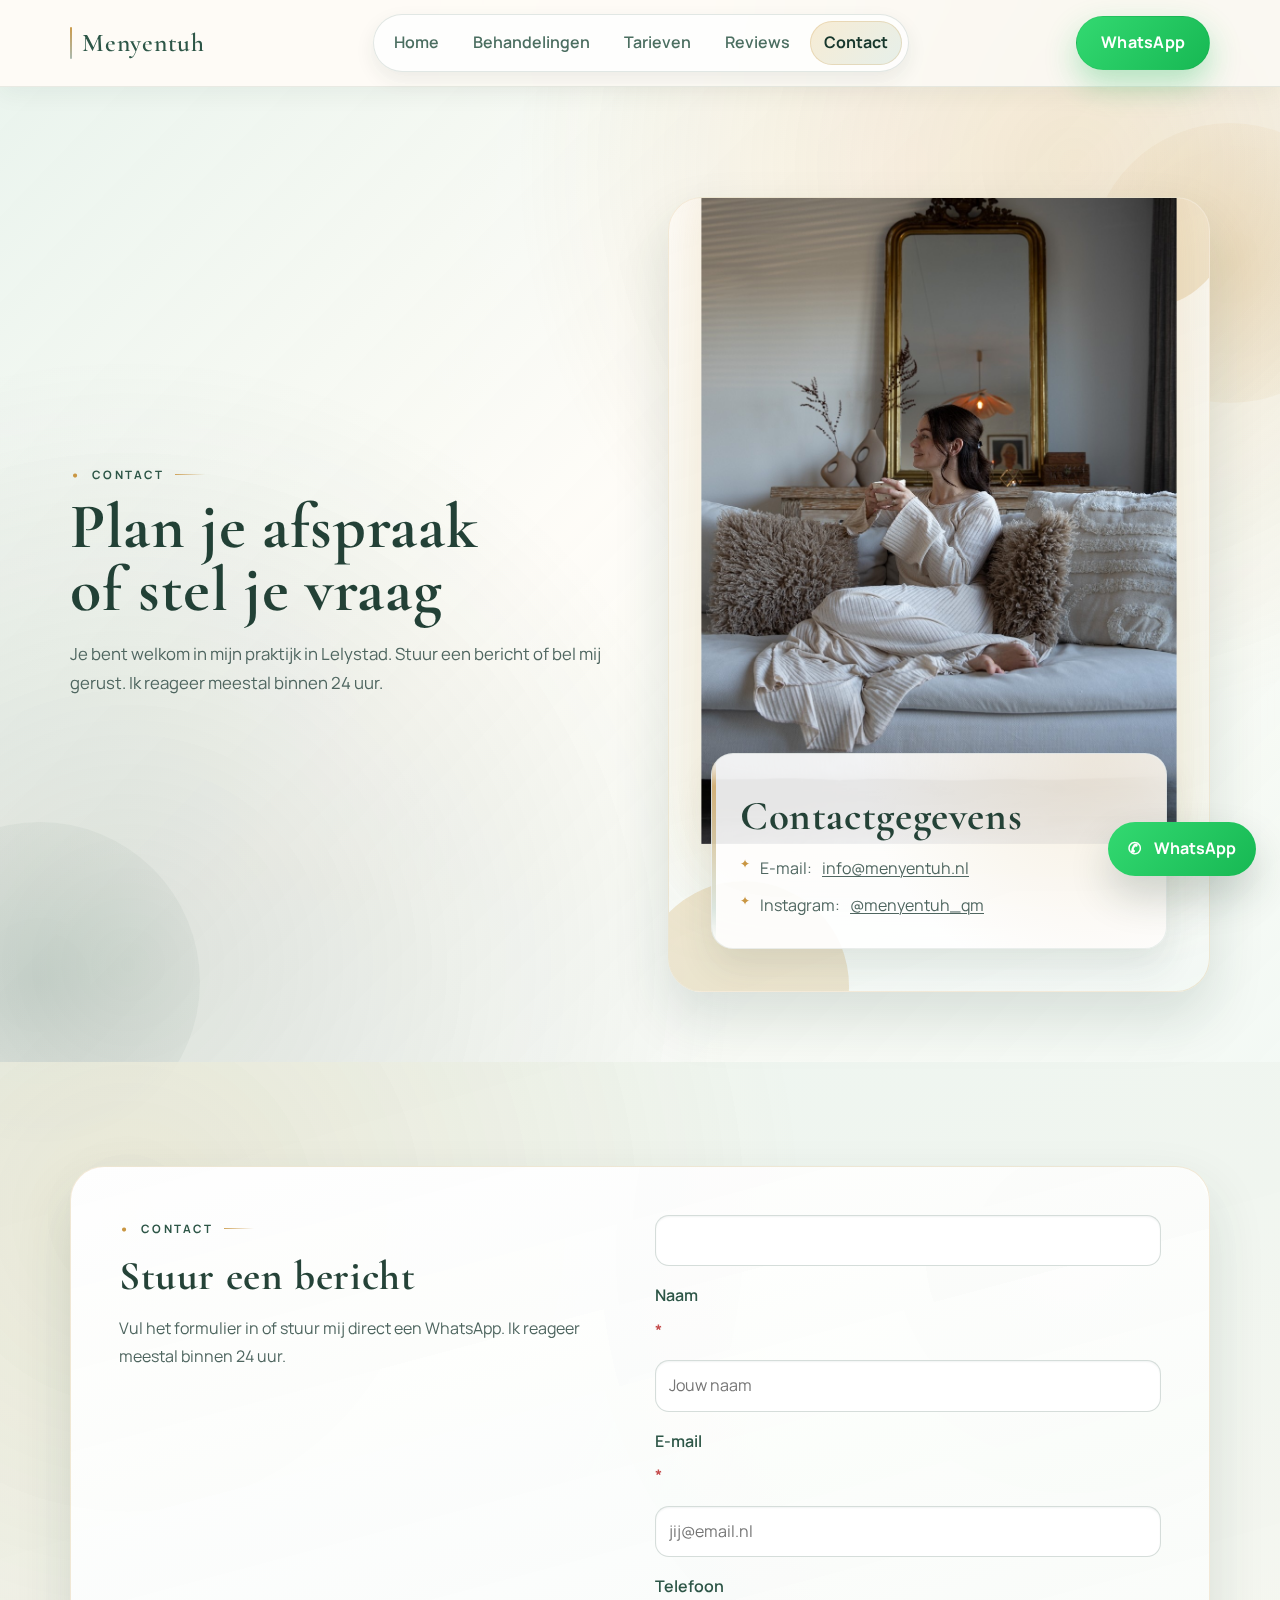
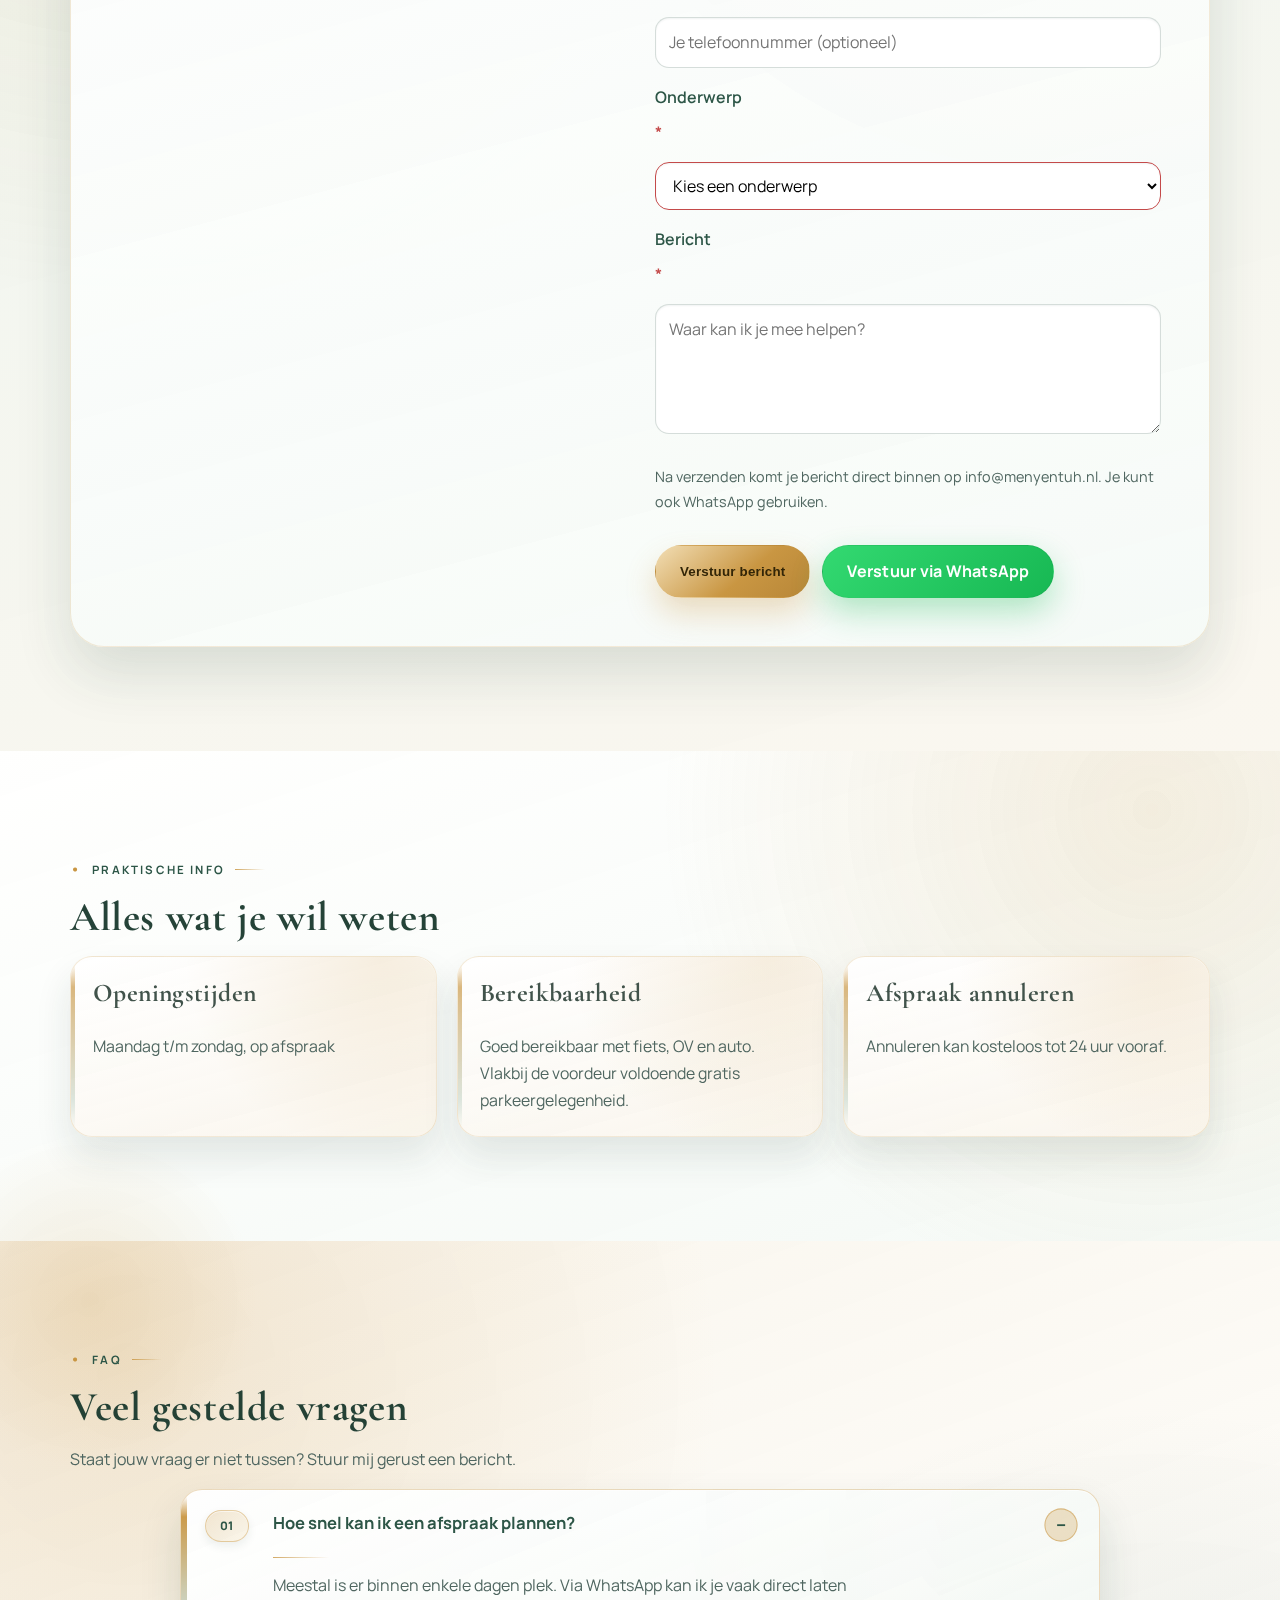
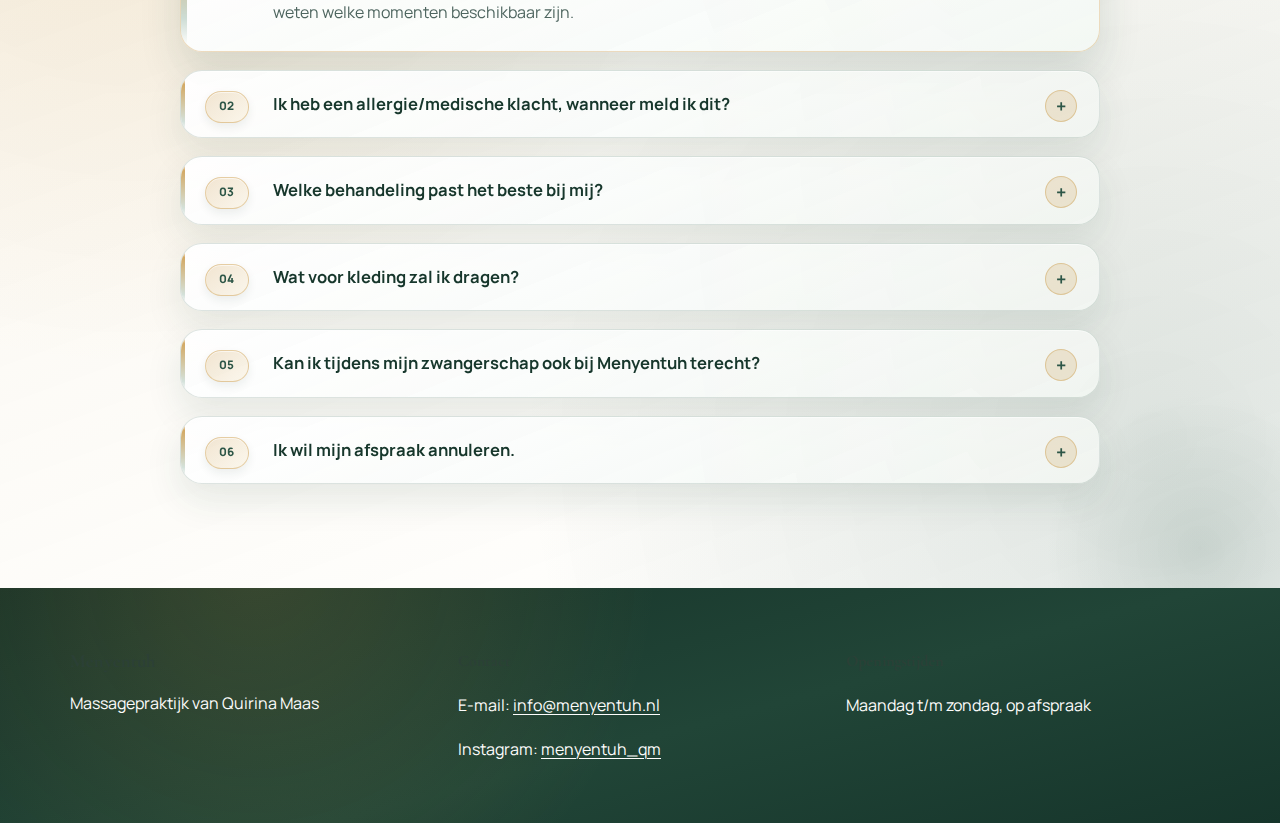
<file: contact.html>
<!DOCTYPE html>
<html lang="nl">
  <head>
    <meta charset="UTF-8" />
    <meta name="viewport" content="width=device-width, initial-scale=1.0" />
    <meta name="theme-color" content="#17372c" />
    <title>Contact & Afspraak | Menyentuh</title>
    <meta
      name="description"
      content="Neem contact op met massagepraktijk Menyentuh of plan direct je afspraak. Quirina Maas in Lelystad."
    />
    <!-- Open Graph -->
    <meta property="og:title" content="Contact & Afspraak | Menyentuh" />
    <meta property="og:description" content="Neem contact op met massagepraktijk Menyentuh of plan direct je afspraak bij Quirina Maas in Lelystad." />
    <meta property="og:type" content="website" />
    <meta property="og:locale" content="nl_NL" />
    <meta property="og:site_name" content="Menyentuh" />
    <meta property="og:image" content="assets/social-preview-1200x630.jpg" />
    <meta property="og:image:type" content="image/jpeg" />
    <meta property="og:image:width" content="1200" />
    <meta property="og:image:height" content="630" />
    <meta name="twitter:card" content="summary_large_image" />
    <meta name="twitter:title" content="Contact & Afspraak | Menyentuh" />
    <meta name="twitter:description" content="Neem contact op met massagepraktijk Menyentuh of plan direct je afspraak bij Quirina Maas in Lelystad." />
    <meta name="twitter:image" content="assets/social-preview-1200x630.jpg" />
    <!-- Favicon -->
    <link rel="icon" href="assets/favicon.svg" type="image/svg+xml" />
    <link rel="stylesheet" href="css/styles.css" />
    <link rel="preconnect" href="https://fonts.googleapis.com" />
    <link rel="preconnect" href="https://fonts.gstatic.com" crossorigin />
    <link
      href="https://fonts.googleapis.com/css2?family=Manrope:wght@400;500;600;700&family=Cormorant+Garamond:wght@500;600;700&display=swap"
      rel="stylesheet"
    />
  </head>
  <body class="page-contact">
    <a class="skip-link" href="#main">Ga naar inhoud</a>

    <header class="site-header">
      <div class="container header-inner">
        <a href="index.html" class="logo">Menyentuh</a>
        <button class="nav-toggle" aria-label="Menu openen" aria-expanded="false" aria-controls="main-nav">
          <span class="nav-toggle-icon"></span>
        </button>
        <nav class="nav" id="main-nav" aria-label="Hoofdmenu">
          <a class="nav-link" href="index.html">Home</a>
          <a class="nav-link" href="behandelingen.html">Behandelingen</a>
          <a class="nav-link" href="tarieven.html">Tarieven</a>
          <a class="nav-link" href="reviews.html">Reviews</a>
          <a class="nav-link is-active" aria-current="page" href="contact.html">Contact</a>
        </nav>
        <a class="btn btn-whatsapp header-cta" href="https://wa.me/31657768109" target="_blank" rel="noopener noreferrer">WhatsApp</a>
      </div>
    </header>

    <main id="main">
      <section class="hero">
        <div class="container hero-grid">
        <div>
          <span class="kicker">Contact</span>
          <h1 class="hero-title">Plan je afspraak of stel je vraag</h1>
            <p class="hero-text">
              Je bent welkom in mijn praktijk in Lelystad. Stuur een bericht of bel mij gerust.
              Ik reageer meestal binnen 24 uur.
            </p>
            </div>
            <div class="hero-visual">
              <div class="hero-illustration-wrap">
                <img
                  class="hero-illustration"
                  src="WhatsApp Image 2026-02-13 at 20.14.31.jpeg"
                  alt="Rustige massage ruimte en sfeer bij Menyentuh"
                  loading="eager"
                  decoding="async"
                  fetchpriority="high"
                  width="900"
                  height="900"
                />
              </div>
              <div class="hero-card contact-info-card">
                <h2 class="section-title">Contactgegevens</h2>
                <ul class="hero-list">
                  <li>E-mail: <a href="mailto:info@menyentuh.nl">info@menyentuh.nl</a></li>
                  <li>Instagram: <a href="https://www.instagram.com/menyentuh_qm" target="_blank" rel="noopener noreferrer">@menyentuh_qm</a></li>
                </ul>
              </div>
            </div>
          </div>
        </div>
      </section>

      <section class="section section-muted section-contact-form">
        <div class="container appointment" id="contact-form">
          <div class="appointment-grid">
            <div>
              <span class="kicker">Contact</span>
              <h2 class="section-title">Stuur een bericht</h2>
              <p class="section-lead">
                Vul het formulier in of stuur mij direct een WhatsApp. Ik reageer meestal binnen 24 uur.
              </p>
            </div>
            <div>
              <form
                class="form"
                id="contact-form-form"
                action="https://formsubmit.co/info@menyentuh.nl"
                method="POST"
                novalidate
              >
                <input type="hidden" name="_subject" value="Nieuw contactbericht via Menyentuh.nl" />
                <input type="hidden" name="_template" value="table" />
                <input type="hidden" name="_captcha" value="false" />
                <input
                  type="hidden"
                  name="_next"
                  value="https://menyentuh.nl/contact.html?form=success"
                />
                <input
                  type="text"
                  name="_honey"
                  class="form-honeypot"
                  tabindex="-1"
                  autocomplete="off"
                  aria-hidden="true"
                />

                <label for="naam">
                  Naam <span class="required">*</span>
                </label>
                <input
                  id="naam"
                  type="text"
                  name="naam"
                  autocomplete="name"
                  placeholder="Jouw naam"
                  required
                />

                <label for="email">
                  E-mail <span class="required">*</span>
                </label>
                <input
                  id="email"
                  type="email"
                  name="email"
                  autocomplete="email"
                  placeholder="jij@email.nl"
                  required
                />

                <label for="telefoon">Telefoon</label>
                <input
                  id="telefoon"
                  type="tel"
                  name="telefoon"
                  autocomplete="tel"
                  placeholder="Je telefoonnummer (optioneel)"
                />

                <label for="onderwerp">
                  Onderwerp <span class="required">*</span>
                </label>
                <select id="onderwerp" name="onderwerp" required>
                  <option value="" selected>Kies een onderwerp</option>
                  <option value="Vraag">Vraag</option>
                  <option value="Afspraak">Afspraak</option>
                  <option value="Tarieven">Tarieven</option>
                  <option value="Anders">Anders</option>
                </select>

                <label for="bericht">
                  Bericht <span class="required">*</span>
                </label>
                <textarea
                  id="bericht"
                  name="bericht"
                  placeholder="Waar kan ik je mee helpen?"
                  required
                ></textarea>

                <p class="form-hint">
                  Na verzenden komt je bericht direct binnen op info@menyentuh.nl. Je kunt ook WhatsApp gebruiken.
                </p>

                <div class="form-feedback" aria-live="polite" role="status" id="form-feedback"></div>

                <div class="form-actions">
                  <button type="submit" class="btn btn-primary" data-submit-button>
                    Verstuur bericht
                  </button>
                  <a class="btn btn-whatsapp" data-whatsapp="31657768109" href="https://wa.me/31657768109">
                    Verstuur via WhatsApp
                  </a>
                </div>
              </form>
            </div>
          </div>
        </div>
      </section>

      <section class="section section-practical">
        <div class="container">
          <span class="kicker">Praktische info</span>
          <h2 class="section-title">Alles wat je wil weten</h2>
          <div class="contact-grid spacer-sm">
            <div class="info-card">
              <h3>Openingstijden</h3>
              <p>Maandag t/m zondag, op afspraak</p>
            </div>
            <div class="info-card">
              <h3>Bereikbaarheid</h3>
              <p>Goed bereikbaar met fiets, OV en auto. Vlakbij de voordeur voldoende gratis parkeergelegenheid.</p>
            </div>
            <div class="info-card">
              <h3>Afspraak annuleren</h3>
              <p>Annuleren kan kosteloos tot 24 uur vooraf.</p>
            </div>
          </div>
        </div>
      </section>

      <section class="section section-faq">
        <div class="container">
          <span class="kicker">FAQ</span>
          <h2 class="section-title">Veel gestelde vragen</h2>
          <p class="section-lead">
            Staat jouw vraag er niet tussen? Stuur mij gerust een bericht.
          </p>

          <div class="faq-list spacer-sm">
            <details class="faq-item" open>
              <summary>Hoe snel kan ik een afspraak plannen?</summary>
              <p>
                Meestal is er binnen enkele dagen plek. Via WhatsApp kan ik je vaak direct laten
                weten welke momenten beschikbaar zijn.
              </p>
            </details>

            <details class="faq-item">
              <summary>Ik heb een allergie/medische klacht, wanneer meld ik dit?</summary>
              <p>
                Tijdens het maken van een afspraak hoor ik graag van jou of je een allergie of medische klacht(en) hebt.
                Dit is van belang om de behandeling op een veilige en verantwoorde manier uit te voeren.
                Wanneer we elkaar zien zullen we dit eerst bespreken.
              </p>
            </details>

            <details class="faq-item">
              <summary>Welke behandeling past het beste bij mij?</summary>
              <p>
                Bij twijfel geef ik persoonlijk advies op basis van jouw klacht of doel. Je hoeft
                dat vooraf nog niet precies te weten.
              </p>
            </details>

            <details class="faq-item">
              <summary>Wat voor kleding zal ik dragen?</summary>
              <p>
                Kom vooral in de kleding waarin jij je prettig voelt! Tijdens de sessie zorg ik
                altijd voor privacy en warmte.
              </p>
            </details>

            <details class="faq-item">
              <summary>Kan ik tijdens mijn zwangerschap ook bij Menyentuh terecht?</summary>
              <p>
                Ja, zwangerschapsmassage is een van mijn specialisaties. De behandeling wordt
                afgestemd op de fase van jouw zwangerschap en zal dus altijd veilig en zo comfortabel
                mogelijk uitgevoerd worden.
              </p>
            </details>

            <details class="faq-item">
              <summary>Ik wil mijn afspraak annuleren.</summary>
              <p>
                Wil je jouw afspraak annuleren? Dat kan natuurlijk gebeuren. Doe dat alsjeblieft
                minimaal 24 uur van te voren.
              </p>
            </details>
          </div>
        </div>
      </section>
    </main>

    <footer class="site-footer">
      <div class="container footer-grid">
        <div>
          <h3>Menyentuh</h3>
          <p>Massagepraktijk van Quirina Maas</p>
        </div>
          <div>
          <h4>Contact</h4>
          <p>E-mail: <a href="mailto:info@menyentuh.nl">info@menyentuh.nl</a></p>
          <p>Instagram: <a href="https://www.instagram.com/menyentuh_qm" target="_blank" rel="noopener noreferrer">menyentuh_qm</a></p>
        </div>
        <div>
          <h4>Openingstijden</h4>
          <p>Maandag t/m zondag, op afspraak</p>
        </div>
      </div>
    </footer>

    <a
      class="whatsapp-fab"
      href="https://wa.me/31657768109"
      target="_blank"
      rel="noopener noreferrer"
      aria-label="Contact via WhatsApp"
    >
      WhatsApp
    </a>

    <script src="js/main.js"></script>
  </body>
</html>
</file>
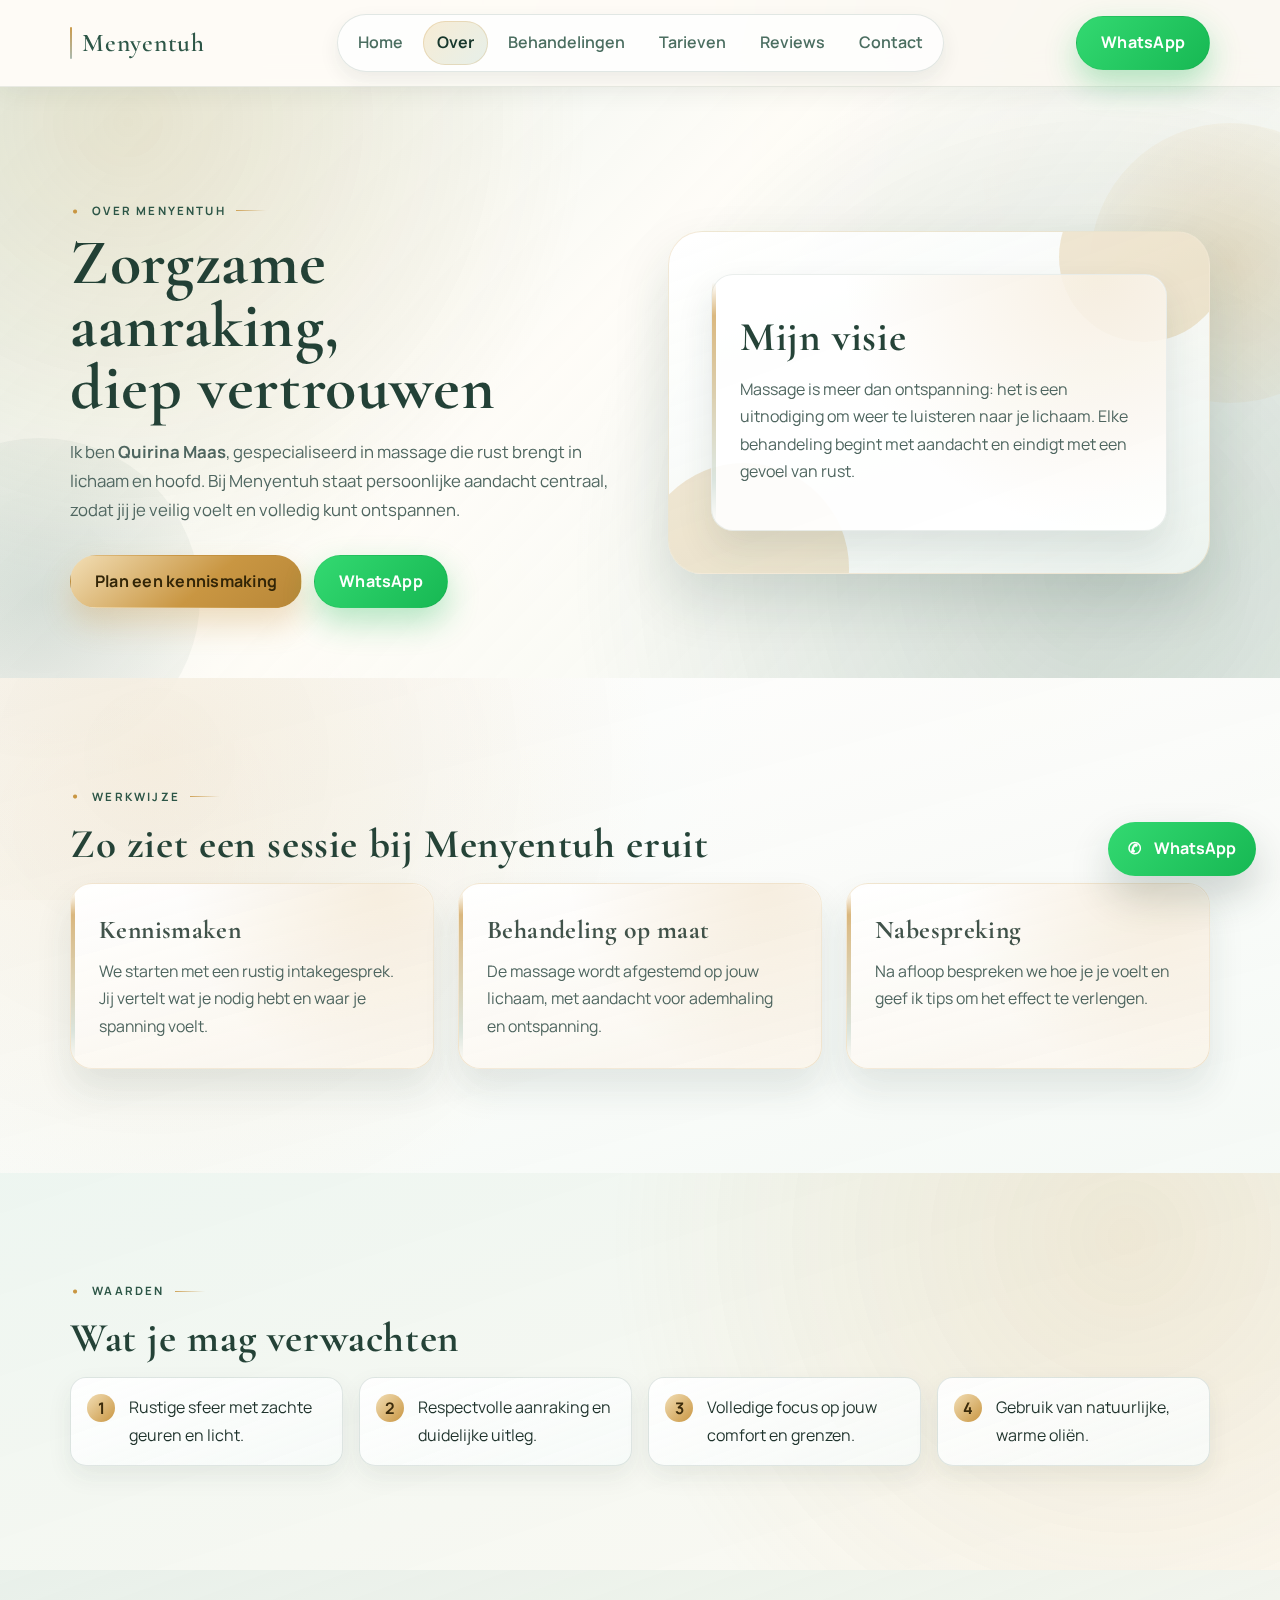
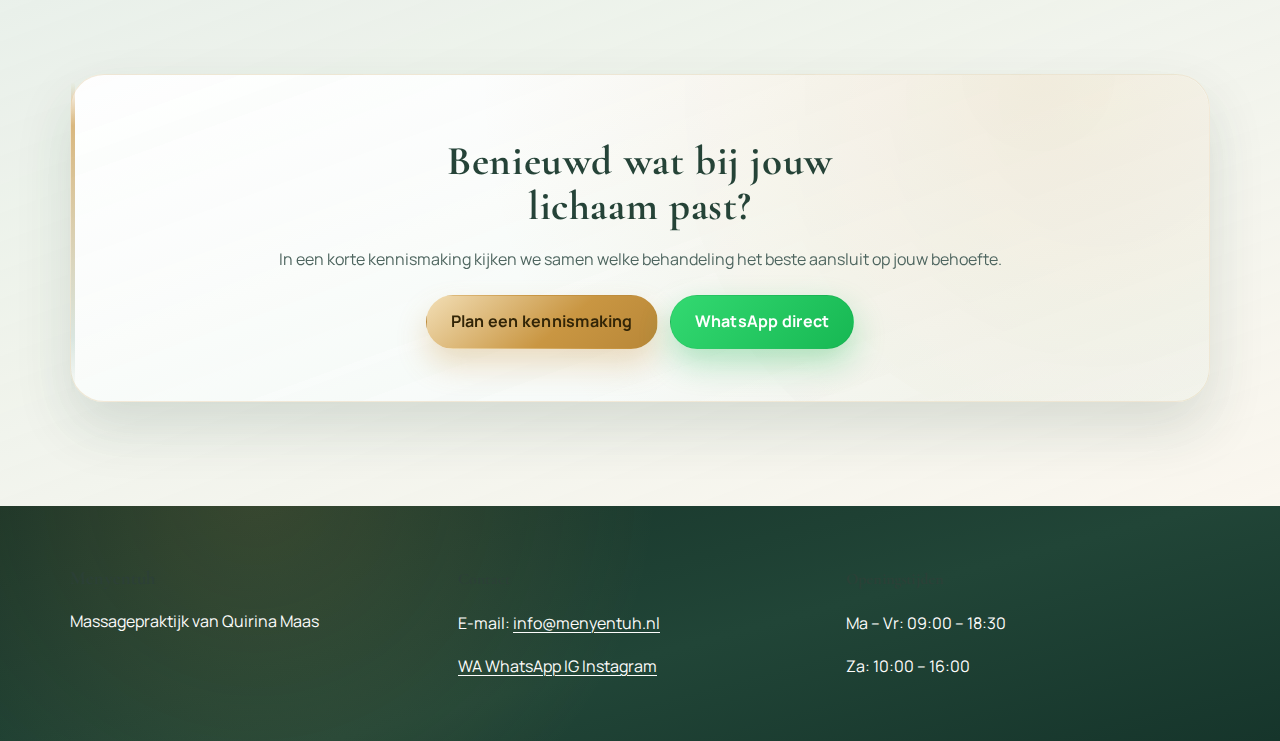
<file: over.html>
<!DOCTYPE html>
<html lang="nl">
  <head>
    <meta charset="UTF-8" />
    <meta name="viewport" content="width=device-width, initial-scale=1.0" />
    <meta name="theme-color" content="#17372c" />
    <title>Over Menyentuh | Quirina Maas</title>
    <meta
      name="description"
      content="Leer meer over Quirina Maas en haar holistische aanpak bij massagepraktijk Menyentuh in Lelystad."
    />
    <!-- Open Graph -->
    <meta property="og:title" content="Over Menyentuh | Quirina Maas" />
    <meta property="og:description" content="Leer meer over Quirina Maas en haar holistische aanpak bij massagepraktijk Menyentuh in Lelystad." />
    <meta property="og:type" content="website" />
    <meta property="og:locale" content="nl_NL" />
    <meta property="og:site_name" content="Menyentuh" />
    <meta property="og:image" content="assets/social-preview-1200x630.jpg" />
    <meta property="og:image:type" content="image/jpeg" />
    <meta property="og:image:width" content="1200" />
    <meta property="og:image:height" content="630" />
    <meta name="twitter:card" content="summary_large_image" />
    <meta name="twitter:title" content="Over Menyentuh | Quirina Maas" />
    <meta name="twitter:description" content="Leer meer over Quirina Maas en haar holistische aanpak bij massagepraktijk Menyentuh in Lelystad." />
    <meta name="twitter:image" content="assets/social-preview-1200x630.jpg" />
    <!-- Favicon -->
    <link rel="icon" href="assets/favicon.svg" type="image/svg+xml" />
    <link rel="stylesheet" href="css/styles.css" />
    <link rel="preconnect" href="https://fonts.googleapis.com" />
    <link rel="preconnect" href="https://fonts.gstatic.com" crossorigin />
    <link
      href="https://fonts.googleapis.com/css2?family=Manrope:wght@400;500;600;700&family=Cormorant+Garamond:wght@500;600;700&display=swap"
      rel="stylesheet"
    />
  </head>
  <body class="page-over">
    <a class="skip-link" href="#main">Ga naar inhoud</a>

    <header class="site-header">
      <div class="container header-inner">
        <a href="index.html" class="logo">Menyentuh</a>
        <button class="nav-toggle" aria-label="Menu openen" aria-expanded="false" aria-controls="main-nav">
          <span class="nav-toggle-icon"></span>
        </button>
        <nav class="nav" id="main-nav" aria-label="Hoofdmenu">
          <a class="nav-link" href="index.html">Home</a>
          <a class="nav-link is-active" aria-current="page" href="over.html">Over</a>
          <a class="nav-link" href="behandelingen.html">Behandelingen</a>
          <a class="nav-link" href="tarieven.html">Tarieven</a>
          <a class="nav-link" href="reviews.html">Reviews</a>
          <a class="nav-link" href="contact.html">Contact</a>
        </nav>
        <a
          class="btn btn-whatsapp header-cta"
          href="https://wa.me/31657768109"
          target="_blank"
          rel="noopener noreferrer"
        >
          WhatsApp
        </a>
      </div>
    </header>

    <main id="main">
      <section class="hero">
        <div class="container hero-grid">
          <div>
            <span class="kicker">Over Menyentuh</span>
            <h1 class="hero-title">Zorgzame aanraking, diep vertrouwen</h1>
            <p class="hero-text">
              Ik ben <strong>Quirina Maas</strong>, gespecialiseerd in massage die rust brengt in
              lichaam en hoofd. Bij Menyentuh staat persoonlijke aandacht centraal, zodat jij je
              veilig voelt en volledig kunt ontspannen.
            </p>
            <div class="hero-cta">
              <a class="btn btn-primary" href="contact.html#contact-form">Plan een kennismaking</a>
              <a class="btn btn-whatsapp" href="https://wa.me/31657768109" target="_blank" rel="noopener noreferrer">
                WhatsApp
              </a>
            </div>
          </div>
          <div class="hero-visual">
            <div class="hero-card">
              <h2 class="section-title">Mijn visie</h2>
              <p class="section-lead">
                Massage is meer dan ontspanning: het is een uitnodiging om weer te luisteren naar
                je lichaam. Elke behandeling begint met aandacht en eindigt met een gevoel van
                rust.
              </p>
            </div>
          </div>
        </div>
      </section>

      <section class="section section-process">
        <div class="container">
          <span class="kicker">Werkwijze</span>
          <h2 class="section-title">Zo ziet een sessie bij Menyentuh eruit</h2>
          <div class="grid grid-3 spacer-sm">
            <div class="card">
              <h3>Kennismaken</h3>
              <p>
                We starten met een rustig intakegesprek. Jij vertelt wat je nodig hebt en waar je
                spanning voelt.
              </p>
            </div>
            <div class="card">
              <h3>Behandeling op maat</h3>
              <p>
                De massage wordt afgestemd op jouw lichaam, met aandacht voor ademhaling en
                ontspanning.
              </p>
            </div>
            <div class="card">
              <h3>Nabespreking</h3>
              <p>
                Na afloop bespreken we hoe je je voelt en geef ik tips om het effect te verlengen.
              </p>
            </div>
          </div>
        </div>
      </section>

      <section class="section section-muted section-values">
        <div class="container">
          <span class="kicker">Waarden</span>
          <h2 class="section-title">Wat je mag verwachten</h2>
          <div class="feature-list spacer-sm">
            <div class="feature"><span>1</span>Rustige sfeer met zachte geuren en licht.</div>
            <div class="feature"><span>2</span>Respectvolle aanraking en duidelijke uitleg.</div>
            <div class="feature"><span>3</span>Volledige focus op jouw comfort en grenzen.</div>
            <div class="feature"><span>4</span>Gebruik van natuurlijke, warme oliën.</div>
          </div>
        </div>
      </section>

      <section class="section section-cta section-booking">
        <div class="container">
          <div class="cta-card">
            <h2 class="section-title">Benieuwd wat bij jouw lichaam past?</h2>
            <p class="section-lead">
              In een korte kennismaking kijken we samen welke behandeling het beste aansluit op
              jouw behoefte.
            </p>
            <div class="hero-cta">
              <a class="btn btn-primary" href="contact.html#contact-form">Plan een kennismaking</a>
              <a class="btn btn-whatsapp" href="https://wa.me/31657768109" target="_blank" rel="noopener noreferrer">
                WhatsApp direct
              </a>
            </div>
          </div>
        </div>
      </section>
    </main>

    <footer class="site-footer">
      <div class="container footer-grid">
        <div>
          <h3>Menyentuh</h3>
          <p>Massagepraktijk van Quirina Maas</p>
        </div>
        <div>
          <h4>Contact</h4>
          <p>E-mail: <a href="mailto:info@menyentuh.nl">info@menyentuh.nl</a></p>
          <div class="footer-socials">
            <a
              class="footer-social-link footer-whatsapp"
              href="https://wa.me/31657768109"
              target="_blank"
              rel="noopener noreferrer"
              aria-label="Contact via WhatsApp"
            >
              <span class="footer-social-icon" aria-hidden="true">WA</span>
              WhatsApp
            </a>
            <a
              class="footer-social-link footer-instagram"
              href="https://www.instagram.com/menyentuh_qm"
              target="_blank"
              rel="noopener noreferrer"
              aria-label="Bekijk Instagram"
            >
              <span class="footer-social-icon" aria-hidden="true">IG</span>
              Instagram
            </a>
          </div>
        </div>
        <div>
          <h4>Openingstijden</h4>
          <p>Ma – Vr: 09:00 – 18:30</p>
          <p>Za: 10:00 – 16:00</p>
        </div>
      </div>
    </footer>

    <a class="whatsapp-fab" href="https://wa.me/31657768109" target="_blank" rel="noopener noreferrer" aria-label="Contact via WhatsApp">
      WhatsApp
    </a>

    <script src="js/main.js"></script>
  </body>
</html>
</file>
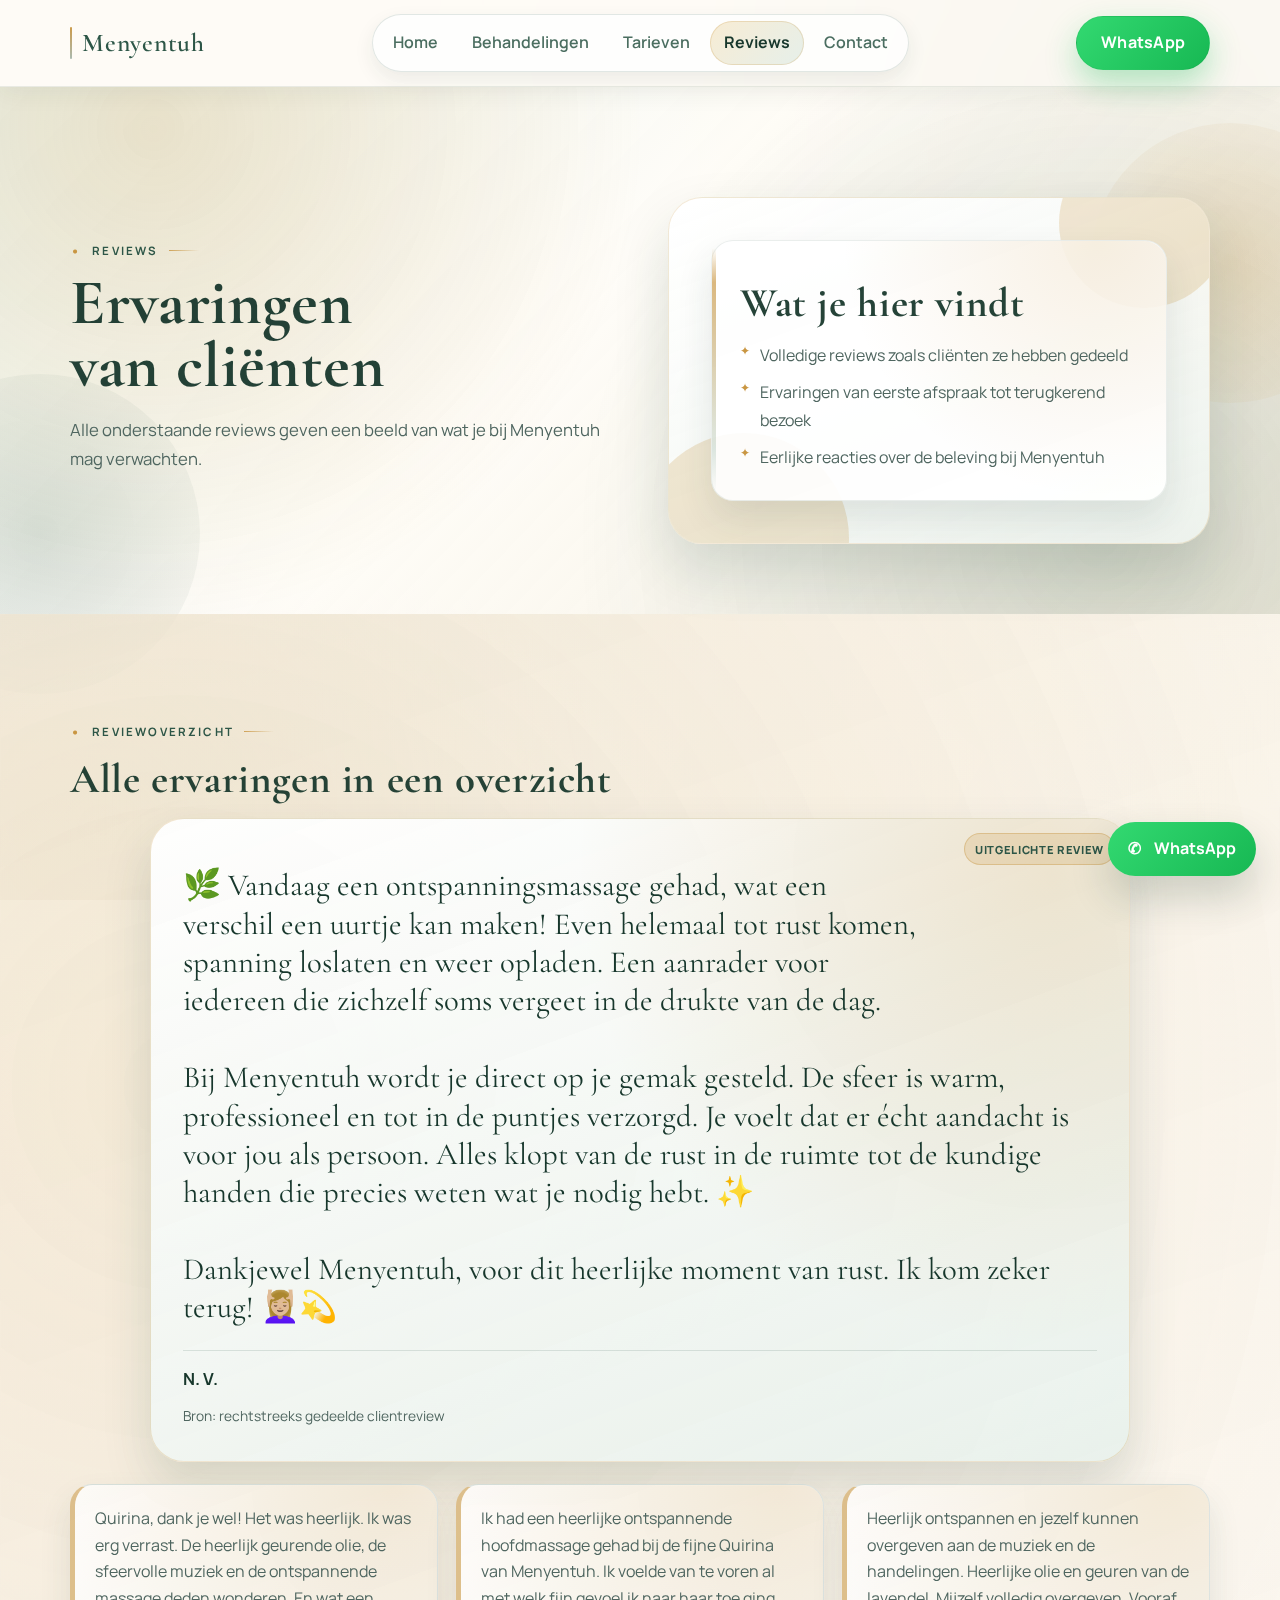
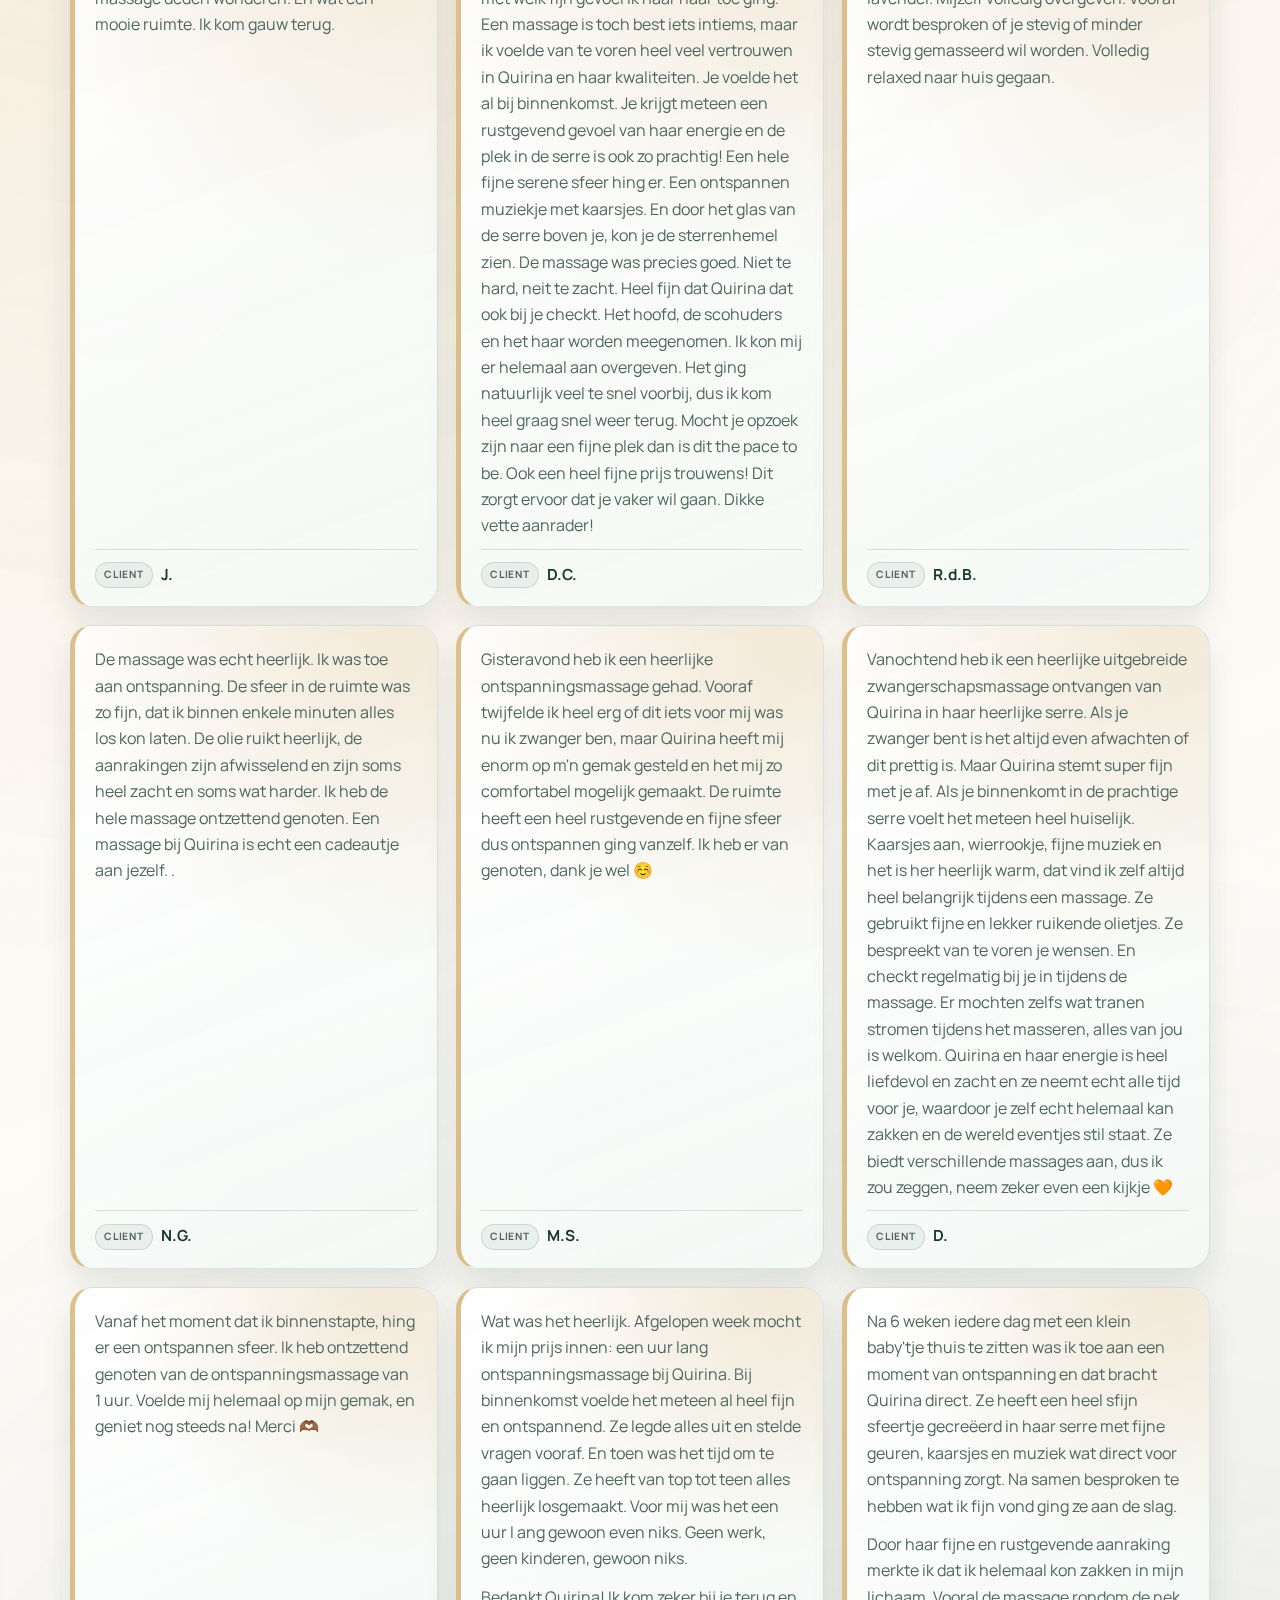
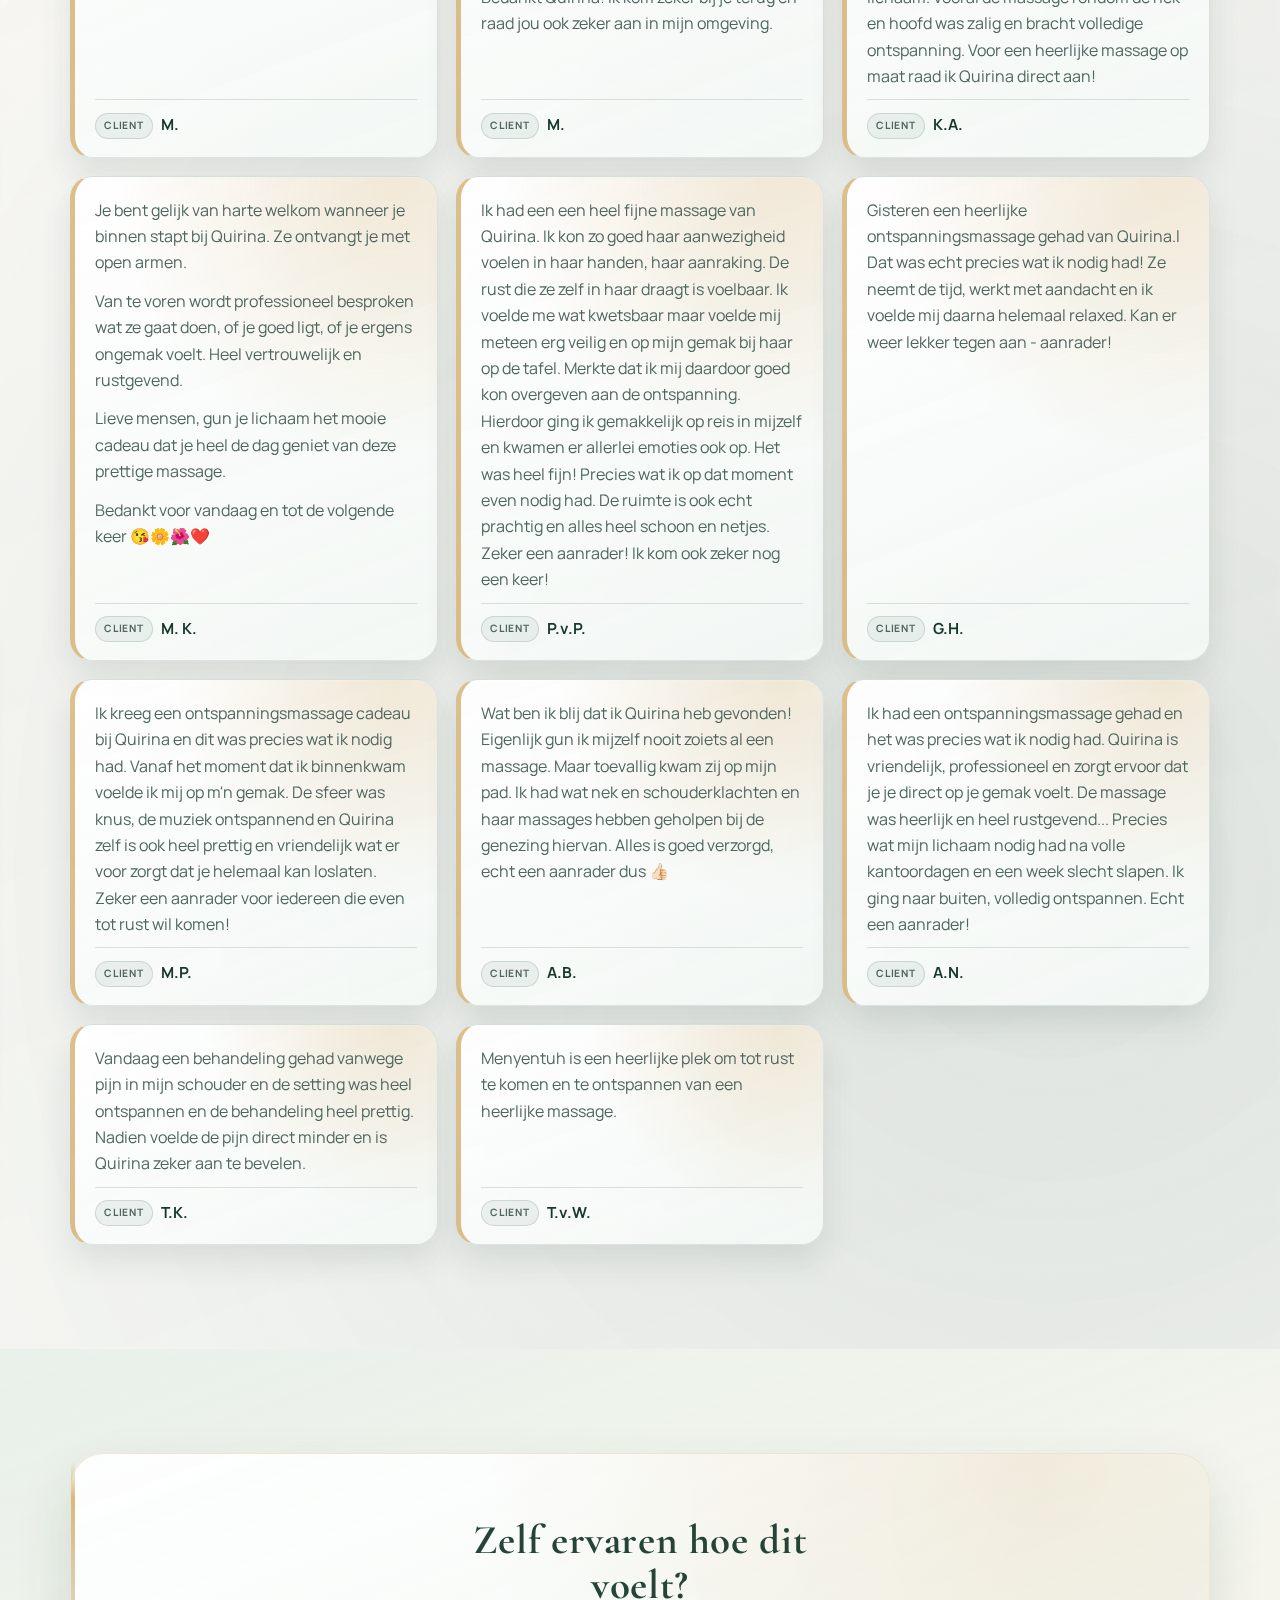
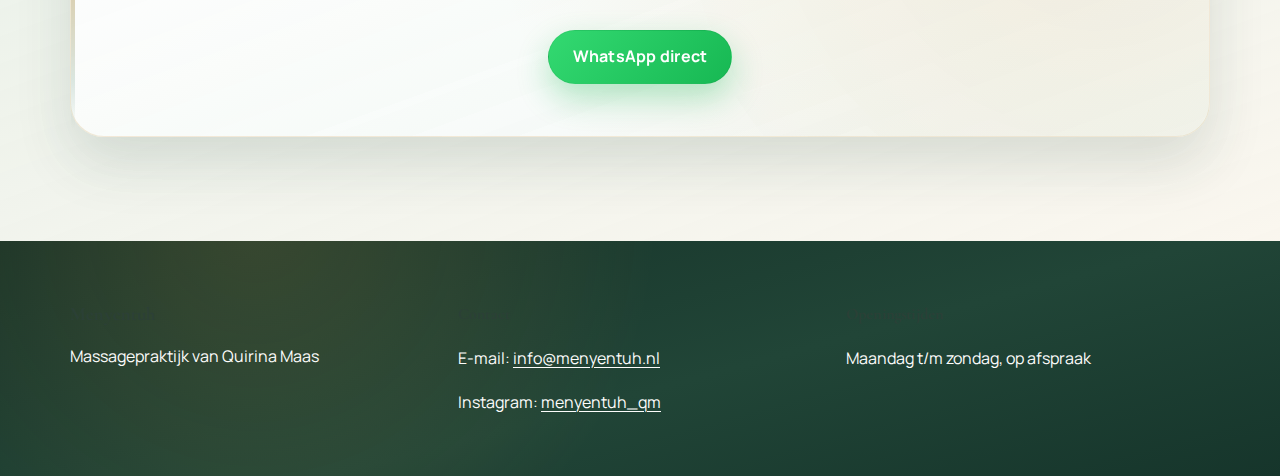
<file: reviews.html>
<!DOCTYPE html>
<html lang="nl">
  <head>
    <meta charset="UTF-8" />
    <meta name="viewport" content="width=device-width, initial-scale=1.0" />
    <meta name="theme-color" content="#17372c" />
    <title>Reviews | Menyentuh</title>
    <meta
      name="description"
      content="Lees alle ervaringen van cliënten van Menyentuh. Echte reviews over ontspanningsmassage, zwangerschapsmassage en meer."
    />
    <meta property="og:title" content="Reviews | Menyentuh" />
    <meta
      property="og:description"
      content="Lees alle ervaringen van cliënten van Menyentuh. Echte reviews over ontspanningsmassage, zwangerschapsmassage en meer."
    />
    <meta property="og:type" content="website" />
    <meta property="og:locale" content="nl_NL" />
    <meta property="og:site_name" content="Menyentuh" />
    <meta property="og:image" content="assets/social-preview-1200x630.jpg" />
    <meta property="og:image:type" content="image/jpeg" />
    <meta property="og:image:width" content="1200" />
    <meta property="og:image:height" content="630" />
    <meta name="twitter:card" content="summary_large_image" />
    <meta name="twitter:title" content="Reviews | Menyentuh" />
    <meta
      name="twitter:description"
      content="Lees alle ervaringen van cliënten van Menyentuh. Echte reviews over ontspanningsmassage, zwangerschapsmassage en meer."
    />
    <meta name="twitter:image" content="assets/social-preview-1200x630.jpg" />
    <link rel="icon" href="assets/favicon.svg" type="image/svg+xml" />
    <link rel="stylesheet" href="css/styles.css" />
    <link rel="preconnect" href="https://fonts.googleapis.com" />
    <link rel="preconnect" href="https://fonts.gstatic.com" crossorigin />
    <link
      href="https://fonts.googleapis.com/css2?family=Manrope:wght@400;500;600;700&family=Cormorant+Garamond:wght@500;600;700&display=swap"
      rel="stylesheet"
    />
  </head>
  <body class="page-reviews">
    <a class="skip-link" href="#main">Ga naar inhoud</a>

    <header class="site-header">
      <div class="container header-inner">
        <a href="index.html" class="logo">Menyentuh</a>
        <button class="nav-toggle" aria-label="Menu openen" aria-expanded="false" aria-controls="main-nav">
          <span class="nav-toggle-icon"></span>
        </button>
        <nav class="nav" id="main-nav" aria-label="Hoofdmenu">
          <a class="nav-link" href="index.html">Home</a>
          <a class="nav-link" href="behandelingen.html">Behandelingen</a>
          <a class="nav-link" href="tarieven.html">Tarieven</a>
          <a class="nav-link is-active" aria-current="page" href="reviews.html">Reviews</a>
          <a class="nav-link" href="contact.html">Contact</a>
        </nav>
        <a
          class="btn btn-whatsapp header-cta"
          href="https://wa.me/31657768109"
          target="_blank"
          rel="noopener noreferrer"
        >
          WhatsApp
        </a>
      </div>
    </header>

    <main id="main">
      <section class="hero">
        <div class="container hero-grid">
          <div>
            <span class="kicker">Reviews</span>
            <h1 class="hero-title">Ervaringen van cliënten</h1>
            <p class="hero-text">
              Alle onderstaande reviews geven een beeld van wat je bij Menyentuh mag verwachten.
            </p>
          </div>
          <div class="hero-visual">
            <div class="hero-card">
              <h2 class="section-title">Wat je hier vindt</h2>
              <ul class="hero-list">
                <li>Volledige reviews zoals cliënten ze hebben gedeeld</li>
                <li>Ervaringen van eerste afspraak tot terugkerend bezoek</li>
                <li>Eerlijke reacties over de beleving bij Menyentuh</li>
              </ul>
            </div>
          </div>
        </div>
      </section>

      <section class="section section-reviews section-reviews-archive">
        <div class="container">
        <span class="kicker">Reviewoverzicht</span>
        <h2 class="section-title">Alle ervaringen in een overzicht</h2>

          <div class="reviews-layout spacer-sm">
            <article class="review-featured">
              <blockquote class="review-quote">
                🌿 Vandaag een ontspanningsmassage gehad, wat een verschil een uurtje kan maken! Even helemaal tot rust
                komen, spanning loslaten en weer opladen. Een aanrader voor iedereen die zichzelf soms vergeet in de
                drukte van de dag.
                <br /><br />
                Bij Menyentuh wordt je direct op je gemak gesteld. De sfeer is warm, professioneel en tot in de puntjes
                verzorgd. Je voelt dat er écht aandacht is voor jou als persoon. Alles klopt van de rust in de ruimte tot
                de kundige handen die precies weten wat je nodig hebt. ✨
                <br /><br />
                Dankjewel Menyentuh, voor dit heerlijke moment van rust. Ik kom zeker terug! 💆🏼‍♀️💫
              </blockquote>
              <div class="review-author">
                <strong>N. V.</strong>
              </div>
              <p class="review-source">Bron: rechtstreeks gedeelde clientreview</p>
            </article>

            <div class="review-feed">
              <article class="review-item">
                <p>
                  Quirina, dank je wel! Het was heerlijk. Ik was erg verrast. De heerlijk geurende olie, de sfeervolle
                  muziek en de ontspannende massage deden wonderen. En wat een mooie ruimte. Ik kom gauw terug.
                </p>
                <strong>J.</strong>
              </article>

              <article class="review-item">
                <p>
                  Ik had een heerlijke ontspannende hoofdmassage gehad bij de fijne Quirina van Menyentuh. Ik voelde van
                  te voren al met welk fijn gevoel ik naar haar toe ging. Een massage is toch best iets intiems, maar ik
                  voelde van te voren heel veel vertrouwen in Quirina en haar kwaliteiten. Je voelde het al bij binnenkomst.
                  Je krijgt meteen een rustgevend gevoel van haar energie en de plek in de serre is ook zo prachtig! Een
                  hele fijne serene sfeer hing er. Een ontspannen muziekje met kaarsjes. En door het glas van de serre boven
                  je, kon je de sterrenhemel zien. De massage was precies goed. Niet te hard, neit te zacht. Heel fijn dat
                  Quirina dat ook bij je checkt. Het hoofd, de scohuders en het haar worden meegenomen. Ik kon mij er
                  helemaal aan overgeven. Het ging natuurlijk veel te snel voorbij, dus ik kom heel graag snel weer terug.
                  Mocht je opzoek zijn naar een fijne plek dan is dit the pace to be. Ook een heel fijne prijs trouwens!
                  Dit zorgt ervoor dat je vaker wil gaan. Dikke vette aanrader!
                </p>
                <strong>D.C.</strong>
              </article>

              <article class="review-item">
                <p>
                  Heerlijk ontspannen en jezelf kunnen overgeven aan de muziek en de handelingen. Heerlijke olie en geuren
                  van de lavendel. Mijzelf volledig overgeven. Vooraf wordt besproken of je stevig of minder stevig
                  gemasseerd wil worden. Volledig relaxed naar huis gegaan.
                </p>
                <strong>R.d.B.</strong>
              </article>

              <article class="review-item">
                <p>
                  De massage was echt heerlijk. Ik was toe aan ontspanning. De sfeer in de ruimte was zo fijn, dat ik
                  binnen enkele minuten alles los kon laten. De olie ruikt heerlijk, de aanrakingen zijn afwisselend en zijn
                  soms heel zacht en soms wat harder. Ik heb de hele massage ontzettend genoten. Een massage bij Quirina is
                  echt een cadeautje aan jezelf. .
                </p>
                <strong>N.G.</strong>
              </article>

              <article class="review-item">
                <p>
                  Gisteravond heb ik een heerlijke ontspanningsmassage gehad. Vooraf twijfelde ik heel erg of dit iets voor
                  mij was nu ik zwanger ben, maar Quirina heeft mij enorm op m'n gemak gesteld en het mij zo comfortabel
                  mogelijk gemaakt. De ruimte heeft een heel rustgevende en fijne sfeer dus ontspannen ging vanzelf. Ik heb
                  er van genoten, dank je wel ☺️
                </p>
                <strong>M.S.</strong>
              </article>

              <article class="review-item">
                <p>
                  Vanochtend heb ik een heerlijke uitgebreide zwangerschapsmassage ontvangen van Quirina in haar heerlijke
                  serre. Als je zwanger bent is het altijd even afwachten of dit prettig is. Maar Quirina stemt super fijn
                  met je af. Als je binnenkomt in de prachtige serre voelt het meteen heel huiselijk. Kaarsjes aan,
                  wierrookje, fijne muziek en het is her heerlijk warm, dat vind ik zelf altijd heel belangrijk tijdens een
                  massage. Ze gebruikt fijne en lekker ruikende olietjes. Ze bespreekt van te voren je wensen. En checkt
                  regelmatig bij je in tijdens de massage. Er mochten zelfs wat tranen stromen tijdens het masseren, alles
                  van jou is welkom. Quirina en haar energie is heel liefdevol en zacht en ze neemt echt alle tijd voor je,
                  waardoor je zelf echt helemaal kan zakken en de wereld eventjes stil staat. Ze biedt verschillende massages
                  aan, dus ik zou zeggen, neem zeker even een kijkje 🧡
                </p>
                <strong>D.</strong>
              </article>

              <article class="review-item">
                <p>
                  Vanaf het moment dat ik binnenstapte, hing er een ontspannen sfeer. Ik heb ontzettend genoten van de
                  ontspanningsmassage van 1 uur. Voelde mij helemaal op mijn gemak, en geniet nog steeds na! Merci 🫶🏾
                </p>
                <strong>M.</strong>
              </article>

              <article class="review-item">
                <p>
                  Wat was het heerlijk. Afgelopen week mocht ik mijn prijs innen: een uur lang ontspanningsmassage bij
                  Quirina. Bij binnenkomst voelde het meteen al heel fijn en ontspannend. Ze legde alles uit en stelde vragen
                  vooraf. En toen was het tijd om te gaan liggen. Ze heeft van top tot teen alles heerlijk losgemaakt. Voor
                  mij was het een uur l ang gewoon even niks. Geen werk, geen kinderen, gewoon niks.
                </p>
                <p>
                  Bedankt Quirina! Ik kom zeker bij je terug en raad jou ook zeker aan in mijn omgeving.
                </p>
                <strong>M.</strong>
              </article>

              <article class="review-item">
                <p>
                  Na 6 weken iedere dag met een klein baby'tje thuis te zitten was ik toe aan een moment van ontspanning en
                  dat bracht Quirina direct. Ze heeft een heel sfijn sfeertje gecreëerd in haar serre met fijne geuren,
                  kaarsjes en muziek wat direct voor ontspanning zorgt. Na samen besproken te hebben wat ik fijn vond ging ze
                  aan de slag.
                </p>
                <p>
                  Door haar fijne en rustgevende aanraking merkte ik dat ik helemaal kon zakken in mijn lichaam. Vooral de
                  massage rondom de nek en hoofd was zalig en bracht volledige ontspanning. Voor een heerlijke massage op maat
                  raad ik Quirina direct aan!
                </p>
                <strong>K.A.</strong>
              </article>

              <article class="review-item">
                <p>
                  Je bent gelijk van harte welkom wanneer je binnen stapt bij Quirina. Ze ontvangt je met open armen.
                </p>
                <p>
                  Van te voren wordt professioneel besproken wat ze gaat doen, of je goed ligt, of je ergens ongemak voelt.
                  Heel vertrouwelijk en rustgevend.
                </p>
                <p>
                  Lieve mensen, gun je lichaam het mooie cadeau dat je heel de dag geniet van deze prettige massage.
                </p>
                <p>Bedankt voor vandaag en tot de volgende keer 😘🌼🌺❤️</p>
                <strong>M. K.</strong>
              </article>

              <article class="review-item">
                <p>
                  Ik had een een heel fijne massage van Quirina. Ik kon zo goed haar aanwezigheid voelen in haar handen,
                  haar aanraking. De rust die ze zelf in haar draagt is voelbaar. Ik voelde me wat kwetsbaar maar voelde mij
                  meteen erg veilig en op mijn gemak bij haar op de tafel. Merkte dat ik mij daardoor goed kon overgeven aan
                  de ontspanning. Hierdoor ging ik gemakkelijk op reis in mijzelf en kwamen er allerlei emoties ook op. Het
                  was heel fijn! Precies wat ik op dat moment even nodig had. De ruimte is ook echt prachtig en alles heel
                  schoon en netjes. Zeker een aanrader! Ik kom ook zeker nog een keer!
                </p>
                <strong>P.v.P.</strong>
              </article>

              <article class="review-item">
                <p>
                  Gisteren een heerlijke ontspanningsmassage gehad van Quirina.l Dat was echt precies wat ik nodig had! Ze
                  neemt de tijd, werkt met aandacht en ik voelde mij daarna helemaal relaxed. Kan er weer lekker tegen aan -
                  aanrader!
                </p>
                <strong>G.H.</strong>
              </article>

              <article class="review-item">
                <p>
                  Ik kreeg een ontspanningsmassage cadeau bij Quirina en dit was precies wat ik nodig had. Vanaf het moment
                  dat ik binnenkwam voelde ik mij op m'n gemak. De sfeer was knus, de muziek ontspannend en Quirina zelf is
                  ook heel prettig en vriendelijk wat er voor zorgt dat je helemaal kan loslaten. Zeker een aanrader voor
                  iedereen die even tot rust wil komen!
                </p>
                <strong>M.P.</strong>
              </article>

              <article class="review-item">
                <p>
                  Wat ben ik blij dat ik Quirina heb gevonden! Eigenlijk gun ik mijzelf nooit zoiets al een massage. Maar
                  toevallig kwam zij op mijn pad. Ik had wat nek en schouderklachten en haar massages hebben geholpen bij de
                  genezing hiervan. Alles is goed verzorgd, echt een aanrader dus 👍🏻
                </p>
                <strong>A.B.</strong>
              </article>

              <article class="review-item">
                <p>
                  Ik had een ontspanningsmassage gehad en het was precies wat ik nodig had. Quirina is vriendelijk,
                  professioneel en zorgt ervoor dat je je direct op je gemak voelt. De massage was heerlijk en heel
                  rustgevend... Precies wat mijn lichaam nodig had na volle kantoordagen en een week slecht slapen. Ik ging
                  naar buiten, volledig ontspannen. Echt een aanrader!
                </p>
                <strong>A.N.</strong>
              </article>

              <article class="review-item">
                <p>
                  Vandaag een behandeling gehad vanwege pijn in mijn schouder en de setting was heel ontspannen en de
                  behandeling heel prettig. Nadien voelde de pijn direct minder en is Quirina zeker aan te bevelen.
                </p>
                <strong>T.K.</strong>
              </article>

              <article class="review-item">
                <p>
                  Menyentuh is een heerlijke plek om tot rust te komen en te ontspannen van een heerlijke massage.
                </p>
                <strong>T.v.W.</strong>
              </article>
            </div>
          </div>
        </div>
      </section>

      <section class="section section-cta section-booking">
        <div class="container">
          <div class="cta-card">
            <h2 class="section-title">Zelf ervaren hoe dit voelt?</h2>
            <div class="hero-cta">
              <a class="btn btn-whatsapp" href="https://wa.me/31657768109" target="_blank" rel="noopener noreferrer">
                WhatsApp direct
              </a>
            </div>
          </div>
        </div>
      </section>
    </main>

    <footer class="site-footer">
      <div class="container footer-grid">
        <div>
          <h3>Menyentuh</h3>
          <p>Massagepraktijk van Quirina Maas</p>
        </div>
        <div>
          <h4>Contact</h4>
          <p>E-mail: <a href="mailto:info@menyentuh.nl">info@menyentuh.nl</a></p>
          <p>Instagram: <a href="https://www.instagram.com/menyentuh_qm" target="_blank" rel="noopener noreferrer">menyentuh_qm</a></p>
        </div>
        <div>
          <h4>Openingstijden</h4>
          <p>Maandag t/m zondag, op afspraak</p>
        </div>
      </div>
    </footer>

    <a class="whatsapp-fab" href="https://wa.me/31657768109" target="_blank" rel="noopener noreferrer" aria-label="Contact via WhatsApp">
      WhatsApp
    </a>

    <script src="js/main.js"></script>
  </body>
</html>
</file>
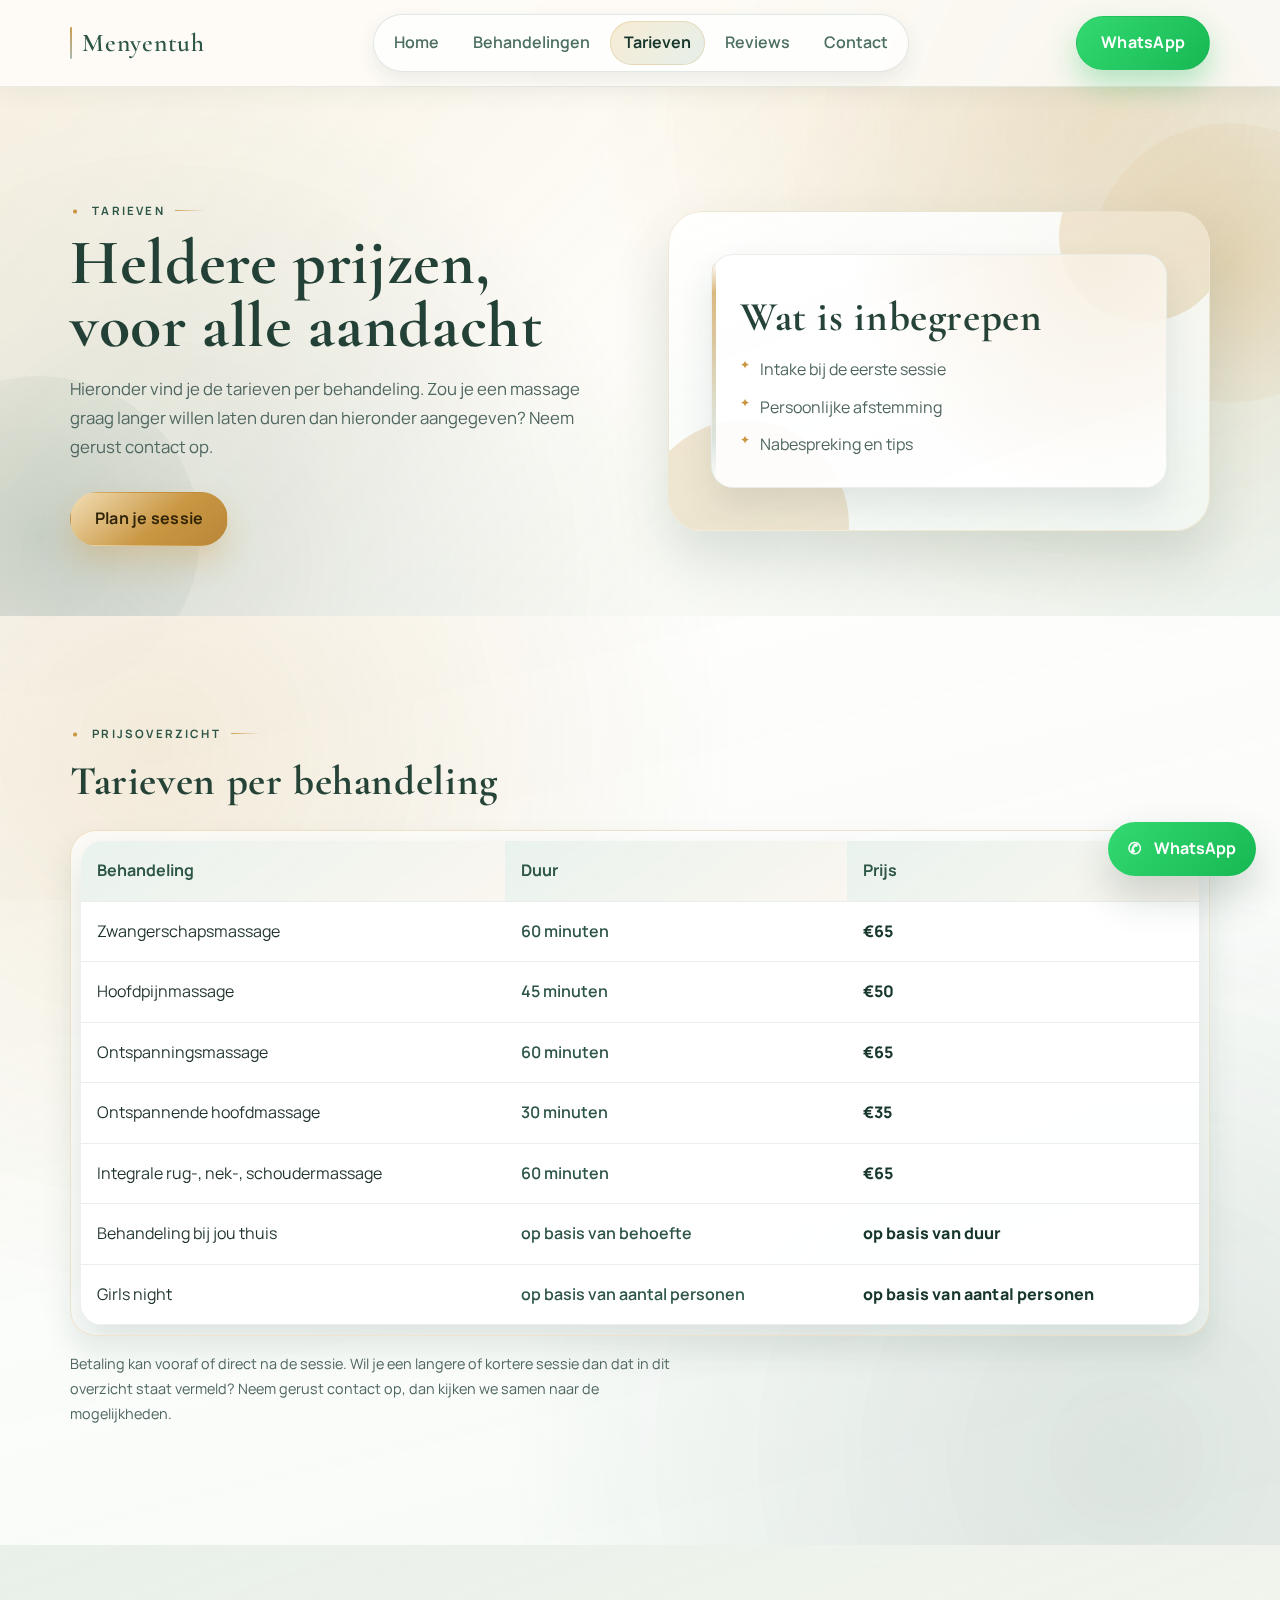
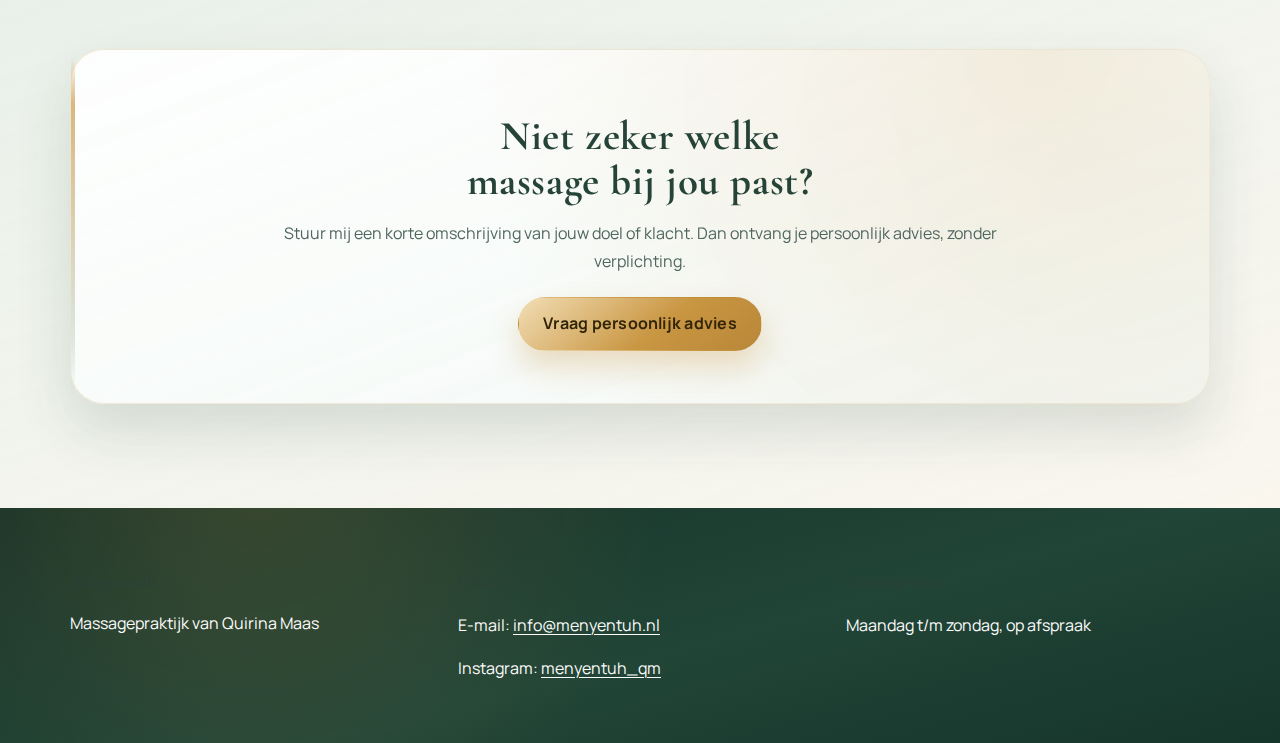
<file: tarieven.html>
<!DOCTYPE html>
<html lang="nl">
  <head>
    <meta charset="UTF-8" />
    <meta name="viewport" content="width=device-width, initial-scale=1.0" />
    <meta name="theme-color" content="#17372c" />
    <title>Tarieven | Menyentuh</title>
    <meta
      name="description"
      content="Bekijk de tarieven voor zwangerschapsmassage, hoofdpijn massage, ontspanningsmassage en aromatherapie bij Menyentuh."
    />
    <!-- Open Graph -->
    <meta property="og:title" content="Tarieven | Menyentuh" />
    <meta property="og:description" content="Bekijk de tarieven voor zwangerschapsmassage, hoofdpijn massage, ontspanningsmassage en aromatherapie bij Menyentuh." />
    <meta property="og:type" content="website" />
    <meta property="og:locale" content="nl_NL" />
    <meta property="og:site_name" content="Menyentuh" />
    <meta property="og:image" content="assets/social-preview-1200x630.jpg" />
    <meta property="og:image:type" content="image/jpeg" />
    <meta property="og:image:width" content="1200" />
    <meta property="og:image:height" content="630" />
    <meta name="twitter:card" content="summary_large_image" />
    <meta name="twitter:title" content="Tarieven | Menyentuh" />
    <meta name="twitter:description" content="Bekijk de tarieven voor zwangerschapsmassage, hoofdpijn massage, ontspanningsmassage en aromatherapie bij Menyentuh." />
    <meta name="twitter:image" content="assets/social-preview-1200x630.jpg" />
    <!-- Favicon -->
    <link rel="icon" href="assets/favicon.svg" type="image/svg+xml" />
    <link rel="stylesheet" href="css/styles.css" />
    <link rel="preconnect" href="https://fonts.googleapis.com" />
    <link rel="preconnect" href="https://fonts.gstatic.com" crossorigin />
    <link
      href="https://fonts.googleapis.com/css2?family=Manrope:wght@400;500;600;700&family=Cormorant+Garamond:wght@500;600;700&display=swap"
      rel="stylesheet"
    />
  </head>
  <body class="page-tarieven">
    <a class="skip-link" href="#main">Ga naar inhoud</a>

    <header class="site-header">
      <div class="container header-inner">
        <a href="index.html" class="logo">Menyentuh</a>
        <button class="nav-toggle" aria-label="Menu openen" aria-expanded="false" aria-controls="main-nav">
          <span class="nav-toggle-icon"></span>
        </button>
        <nav class="nav" id="main-nav" aria-label="Hoofdmenu">
          <a class="nav-link" href="index.html">Home</a>
          <a class="nav-link" href="behandelingen.html">Behandelingen</a>
          <a class="nav-link is-active" aria-current="page" href="tarieven.html">Tarieven</a>
          <a class="nav-link" href="reviews.html">Reviews</a>
          <a class="nav-link" href="contact.html">Contact</a>
        </nav>
        <a
          class="btn btn-whatsapp header-cta"
          href="https://wa.me/31657768109"
          target="_blank"
          rel="noopener noreferrer"
        >
          WhatsApp
        </a>
      </div>
    </header>

    <main id="main">
      <section class="hero">
        <div class="container hero-grid">
          <div>
            <span class="kicker">Tarieven</span>
            <h1 class="hero-title">Heldere prijzen, voor alle aandacht</h1>
            <p class="hero-text">
              Hieronder vind je de tarieven per behandeling. Zou je een massage graag langer willen laten duren dan
              hieronder aangegeven? Neem gerust contact op.
            </p>
            <div class="hero-cta">
              <a class="btn btn-primary" href="contact.html#contact-form">Plan je sessie</a>
            </div>
          </div>
          <div class="hero-visual">
            <div class="hero-card">
              <h2 class="section-title">Wat is inbegrepen</h2>
              <ul class="hero-list">
                <li>Intake bij de eerste sessie</li>
                <li>Persoonlijke afstemming</li>
                <li>Nabespreking en tips</li>
              </ul>
            </div>
          </div>
        </div>
      </section>

      <section class="section section-pricing">
        <div class="container">
          <span class="kicker">Prijsoverzicht</span>
          <h2 class="section-title">Tarieven per behandeling</h2>
          <div class="price-table-wrap" role="region" aria-label="Tarieven tabel" tabindex="0">
            <table class="price-table" aria-describedby="tarief-hint">
              <thead>
                <tr>
                  <th scope="col">Behandeling</th>
                  <th scope="col">Duur</th>
                  <th scope="col">Prijs</th>
                </tr>
              </thead>
              <tbody>
                <tr>
                  <td>Zwangerschapsmassage</td>
                  <td>60 minuten</td>
                  <td>€65</td>
                </tr>
                <tr>
                  <td>Hoofdpijnmassage</td>
                  <td>45 minuten</td>
                  <td>€50</td>
                </tr>
                <tr>
                  <td>Ontspanningsmassage</td>
                  <td>60 minuten</td>
                  <td>€65</td>
                </tr>
                <tr>
                  <td>Ontspannende hoofdmassage</td>
                  <td>30 minuten</td>
                  <td>€35</td>
                </tr>
              <tr>
                <td>Integrale rug-, nek-, schoudermassage</td>
                <td>60 minuten</td>
                <td>€65</td>
              </tr>
              <tr>
                <td>Behandeling bij jou thuis</td>
                <td>op basis van behoefte</td>
                <td>op basis van duur</td>
              </tr>
              <tr>
                <td>Girls night</td>
                <td>op basis van aantal personen</td>
                <td>op basis van aantal personen</td>
              </tr>
              </tbody>
            </table>
          </div>
          <p id="tarief-hint" class="form-hint spacer-sm">
            Betaling kan vooraf of direct na de sessie. Wil je een langere of kortere sessie dan dat in dit overzicht staat vermeld? Neem gerust
            contact op, dan kijken we samen naar de mogelijkheden.
          </p>
        </div>
      </section>

      <section class="section section-cta section-booking">
        <div class="container">
          <div class="cta-card">
            <h2 class="section-title">Niet zeker welke massage bij jou past?</h2>
            <p class="section-lead">
              Stuur mij een korte omschrijving van jouw doel of klacht. Dan ontvang je persoonlijk advies, zonder
              verplichting.
            </p>
            <div class="hero-cta">
              <a class="btn btn-primary" href="contact.html#contact-form">Vraag persoonlijk advies</a>
            </div>
          </div>
        </div>
      </section>
    </main>

    <footer class="site-footer">
      <div class="container footer-grid">
        <div>
          <h3>Menyentuh</h3>
          <p>Massagepraktijk van Quirina Maas</p>
        </div>
        <div>
          <h4>Contact</h4>
          <p>E-mail: <a href="mailto:info@menyentuh.nl">info@menyentuh.nl</a></p>
          <p>Instagram: <a href="https://www.instagram.com/menyentuh_qm" target="_blank" rel="noopener noreferrer">menyentuh_qm</a></p>
        </div>
        <div>
          <h4>Openingstijden</h4>
          <p>Maandag t/m zondag, op afspraak</p>
        </div>
      </div>
    </footer>

    <a class="whatsapp-fab" href="https://wa.me/31657768109" target="_blank" rel="noopener noreferrer" aria-label="Contact via WhatsApp">
      WhatsApp
    </a>

    <script src="js/main.js"></script>
  </body>
</html>
</file>
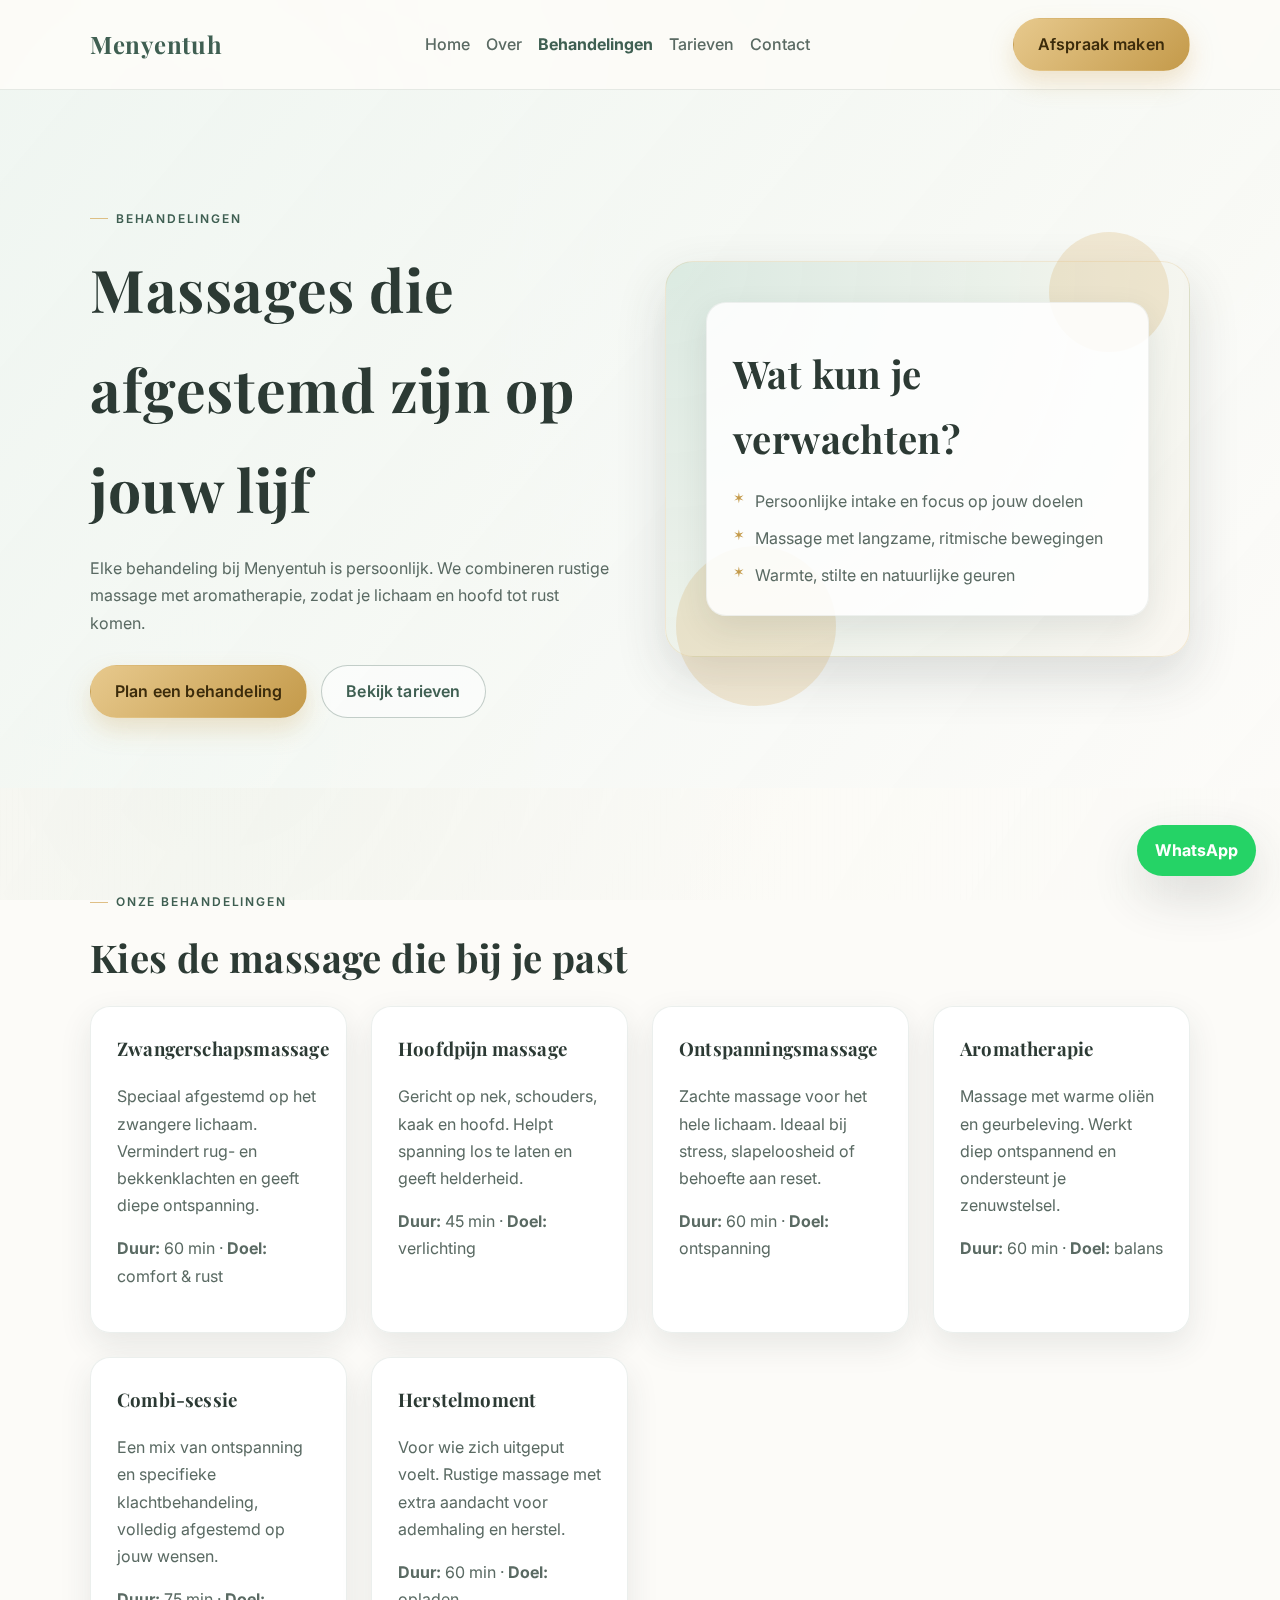
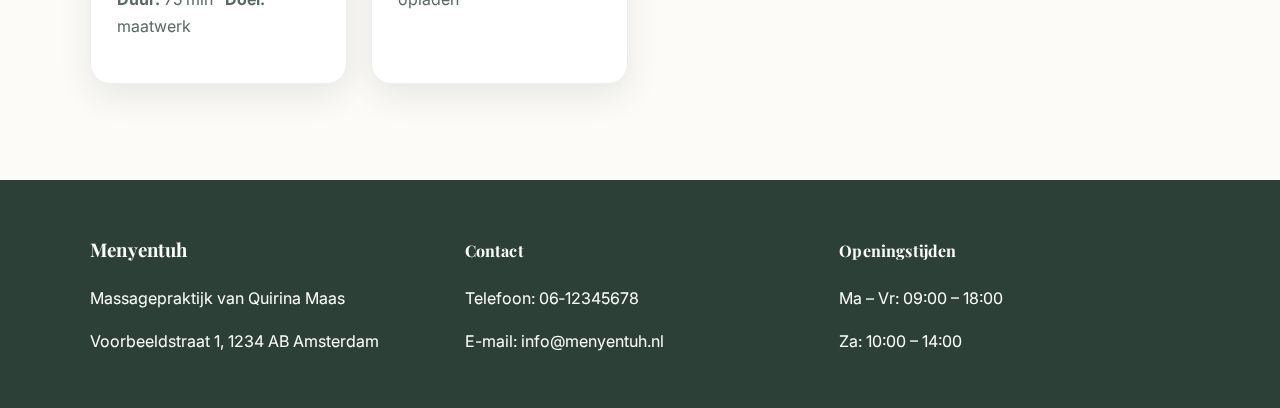
<file: src/behandelingen.html>
<!DOCTYPE html>
<html lang="nl">
  <head>
    <meta charset="UTF-8" />
    <meta name="viewport" content="width=device-width, initial-scale=1.0" />
    <title>Behandelingen | Menyentuh</title>
    <meta
      name="description"
      content="Ontdek de behandelingen van Menyentuh: zwangerschapsmassage, hoofdpijn massage, ontspanningsmassage en aromatherapie."
    />
    <!-- Open Graph -->
    <meta property="og:title" content="Behandelingen | Menyentuh" />
    <meta property="og:description" content="Ontdek de behandelingen van Menyentuh: zwangerschapsmassage, hoofdpijn massage, ontspanningsmassage en aromatherapie." />
    <meta property="og:type" content="website" />
    <meta property="og:locale" content="nl_NL" />
    <!-- Favicon -->
    <link rel="icon" href="assets/favicon.svg" type="image/svg+xml" />
    <link rel="stylesheet" href="css/styles.css" />
    <link rel="preconnect" href="https://fonts.googleapis.com" />
    <link rel="preconnect" href="https://fonts.gstatic.com" crossorigin />
    <link
      href="https://fonts.googleapis.com/css2?family=Inter:wght@400;500;600;700&family=Playfair+Display:wght@600;700&display=swap"
      rel="stylesheet"
    />
  </head>
  <body>
    <a class="skip-link" href="#main">Ga naar inhoud</a>

    <header class="site-header">
      <div class="container header-inner">
        <a href="index.html" class="logo">Menyentuh</a>
        <button class="nav-toggle" aria-label="Menu openen" aria-expanded="false">
          <span class="nav-toggle-icon"></span>
        </button>
        <nav class="nav" id="main-nav">
          <a class="nav-link" href="index.html">Home</a>
          <a class="nav-link" href="over.html">Over</a>
          <a class="nav-link is-active" href="behandelingen.html">Behandelingen</a>
          <a class="nav-link" href="tarieven.html">Tarieven</a>
          <a class="nav-link" href="contact.html">Contact</a>
        </nav>
        <a class="btn btn-primary header-cta" href="contact.html#afspraak">Afspraak maken</a>
      </div>
    </header>

    <main id="main">
      <section class="hero">
        <div class="container hero-grid">
          <div>
            <span class="kicker">Behandelingen</span>
            <h1 class="hero-title">Massages die afgestemd zijn op jouw lijf</h1>
            <p class="hero-text">
              Elke behandeling bij Menyentuh is persoonlijk. We combineren rustige massage met
              aromatherapie, zodat je lichaam en hoofd tot rust komen.
            </p>
            <div class="hero-cta">
              <a class="btn btn-primary" href="contact.html#afspraak">Plan een behandeling</a>
              <a class="btn btn-outline" href="tarieven.html">Bekijk tarieven</a>
            </div>
          </div>
          <div class="hero-visual">
            <div class="hero-card">
              <h2 class="section-title">Wat kun je verwachten?</h2>
              <ul class="hero-list">
                <li>Persoonlijke intake en focus op jouw doelen</li>
                <li>Massage met langzame, ritmische bewegingen</li>
                <li>Warmte, stilte en natuurlijke geuren</li>
              </ul>
            </div>
          </div>
        </div>
      </section>

      <section class="section">
        <div class="container">
          <span class="kicker">Onze behandelingen</span>
          <h2 class="section-title">Kies de massage die bij je past</h2>
          <div class="grid grid-3 spacer-sm">
            <div class="card">
              <h3>Zwangerschapsmassage</h3>
              <p>
                Speciaal afgestemd op het zwangere lichaam. Vermindert rug- en bekkenklachten en
                geeft diepe ontspanning.
              </p>
              <p><strong>Duur:</strong> 60 min · <strong>Doel:</strong> comfort & rust</p>
            </div>
            <div class="card">
              <h3>Hoofdpijn massage</h3>
              <p>
                Gericht op nek, schouders, kaak en hoofd. Helpt spanning los te laten en geeft
                helderheid.
              </p>
              <p><strong>Duur:</strong> 45 min · <strong>Doel:</strong> verlichting</p>
            </div>
            <div class="card">
              <h3>Ontspanningsmassage</h3>
              <p>
                Zachte massage voor het hele lichaam. Ideaal bij stress, slapeloosheid of behoefte
                aan reset.
              </p>
              <p><strong>Duur:</strong> 60 min · <strong>Doel:</strong> ontspanning</p>
            </div>
            <div class="card">
              <h3>Aromatherapie</h3>
              <p>
                Massage met warme oliën en geurbeleving. Werkt diep ontspannend en ondersteunt je
                zenuwstelsel.
              </p>
              <p><strong>Duur:</strong> 60 min · <strong>Doel:</strong> balans</p>
            </div>
            <div class="card">
              <h3>Combi‑sessie</h3>
              <p>
                Een mix van ontspanning en specifieke klachtbehandeling, volledig afgestemd op
                jouw wensen.
              </p>
              <p><strong>Duur:</strong> 75 min · <strong>Doel:</strong> maatwerk</p>
            </div>
            <div class="card">
              <h3>Herstelmoment</h3>
              <p>
                Voor wie zich uitgeput voelt. Rustige massage met extra aandacht voor ademhaling
                en herstel.
              </p>
              <p><strong>Duur:</strong> 60 min · <strong>Doel:</strong> opladen</p>
            </div>
          </div>
        </div>
      </section>
    </main>

    <footer class="site-footer">
      <div class="container footer-grid">
        <div>
          <h3>Menyentuh</h3>
          <p>Massagepraktijk van Quirina Maas</p>
          <p>Voorbeeldstraat 1, 1234 AB Amsterdam</p>
        </div>
        <div>
          <h4>Contact</h4>
          <p>Telefoon: 06‑12345678</p>
          <p>E-mail: info@menyentuh.nl</p>
        </div>
        <div>
          <h4>Openingstijden</h4>
          <p>Ma – Vr: 09:00 – 18:00</p>
          <p>Za: 10:00 – 14:00</p>
        </div>
      </div>
    </footer>

    <a class="whatsapp-fab" href="https://wa.me/31612345678" target="_blank" rel="noreferrer" aria-label="Contact via WhatsApp">
      WhatsApp
    </a>

    <script src="js/main.js"></script>
  </body>
</html>
</file>
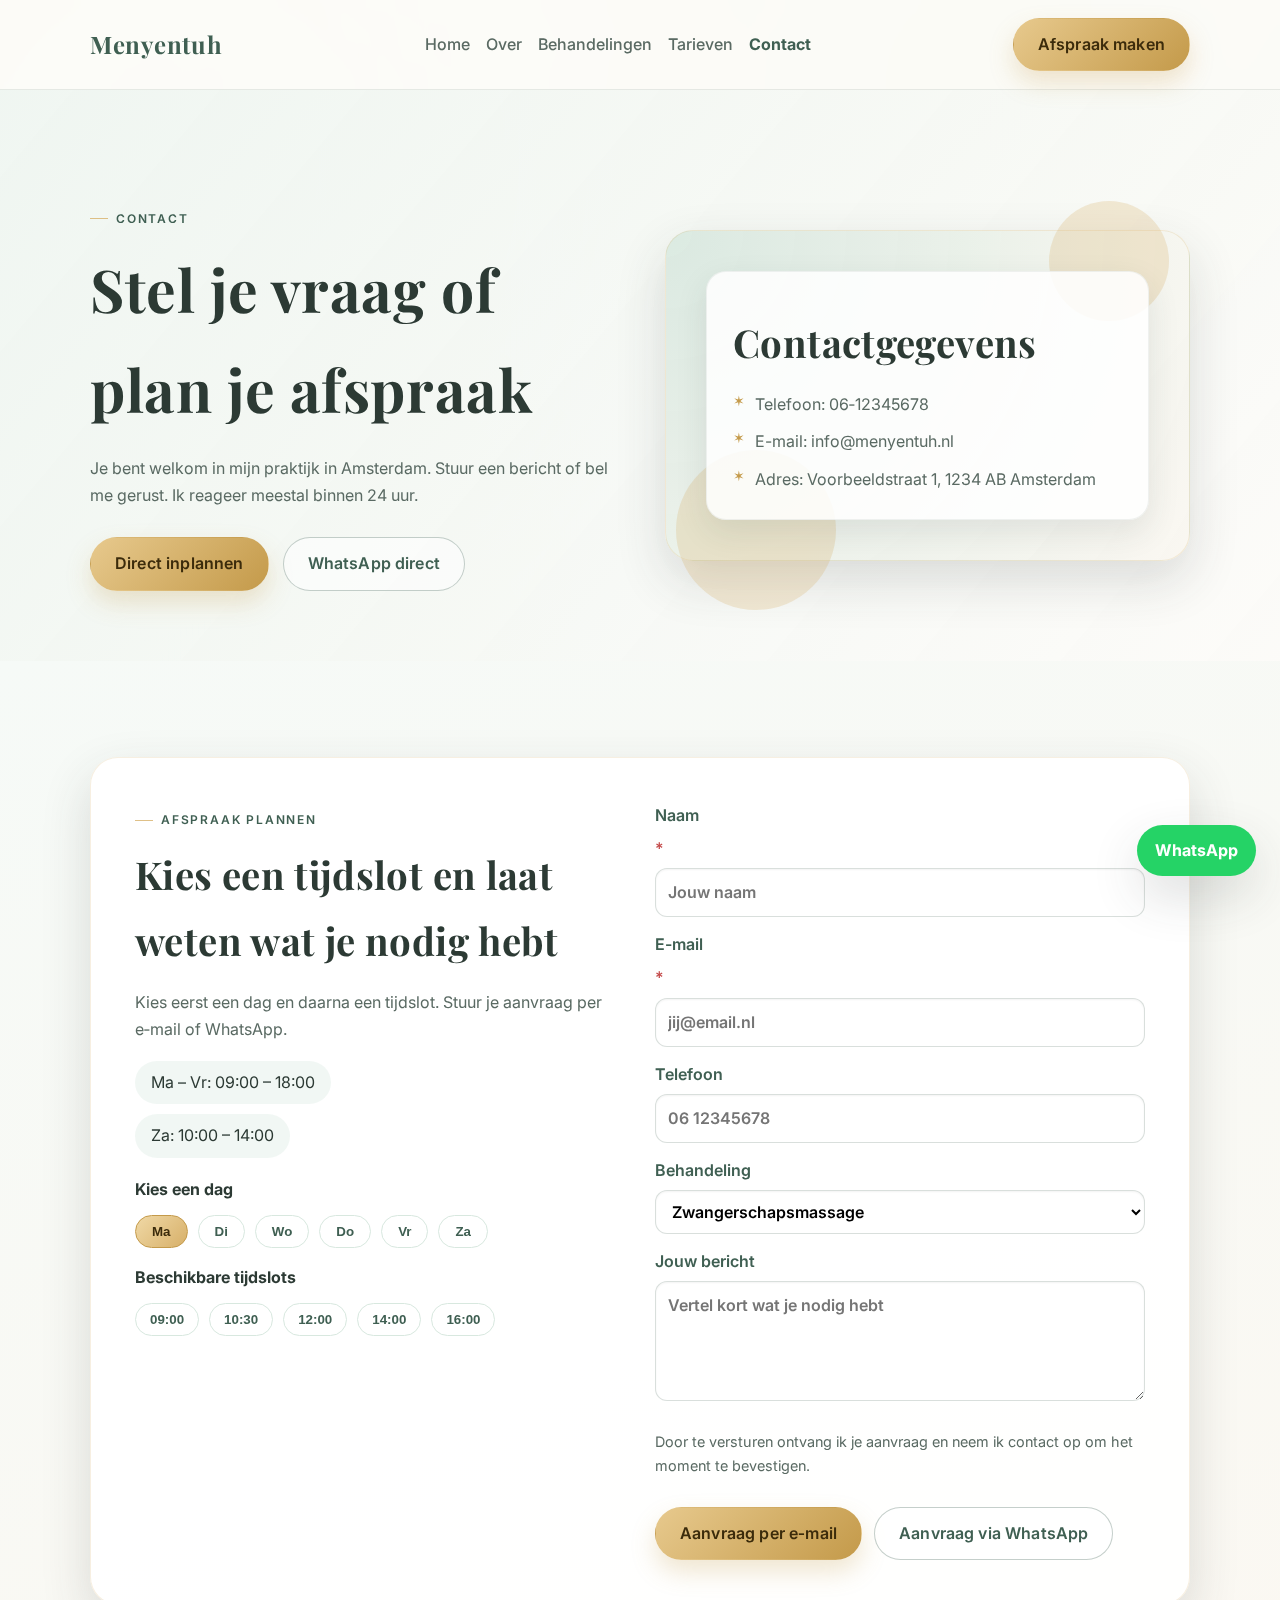
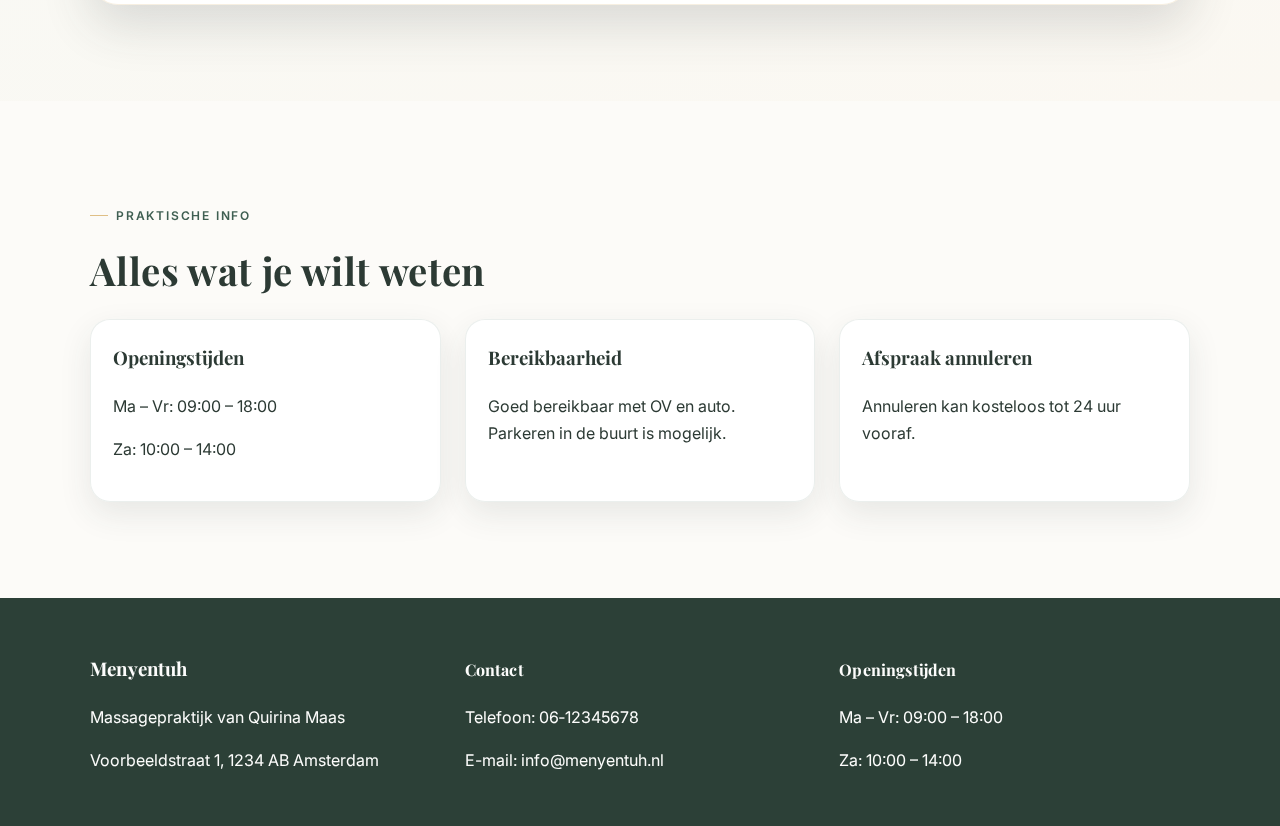
<file: src/contact.html>
<!DOCTYPE html>
<html lang="nl">
  <head>
    <meta charset="UTF-8" />
    <meta name="viewport" content="width=device-width, initial-scale=1.0" />
    <title>Contact & Afspraak | Menyentuh</title>
    <meta
      name="description"
      content="Neem contact op met massagepraktijk Menyentuh of plan direct je afspraak. Quirina Maas in Amsterdam."
    />
    <link rel="stylesheet" href="css/styles.css" />
    <link rel="preconnect" href="https://fonts.googleapis.com" />
    <link rel="preconnect" href="https://fonts.gstatic.com" crossorigin />
    <link
      href="https://fonts.googleapis.com/css2?family=Inter:wght@400;500;600;700&family=Playfair+Display:wght@600;700&display=swap"
      rel="stylesheet"
    />
  </head>
  <body>
    <header class="site-header">
      <div class="container header-inner">
        <a href="index.html" class="logo">Menyentuh</a>
        <nav class="nav">
          <a class="nav-link" href="index.html">Home</a>
          <a class="nav-link" href="over.html">Over</a>
          <a class="nav-link" href="behandelingen.html">Behandelingen</a>
          <a class="nav-link" href="tarieven.html">Tarieven</a>
          <a class="nav-link is-active" href="contact.html">Contact</a>
        </nav>
        <a class="btn btn-primary" href="#afspraak">Afspraak maken</a>
      </div>
    </header>

    <main>
      <section class="hero">
        <div class="container hero-grid">
          <div>
            <span class="kicker">Contact</span>
            <h1 class="hero-title">Stel je vraag of plan je afspraak</h1>
            <p class="hero-text">
              Je bent welkom in mijn praktijk in Amsterdam. Stuur een bericht of bel me gerust.
              Ik reageer meestal binnen 24 uur.
            </p>
            <div class="hero-cta">
              <a class="btn btn-primary" href="#afspraak">Direct inplannen</a>
              <a class="btn btn-outline" href="https://wa.me/31612345678">WhatsApp direct</a>
            </div>
          </div>
          <div class="hero-visual">
            <div class="hero-card">
              <h2 class="section-title">Contactgegevens</h2>
              <ul class="hero-list">
                <li>Telefoon: 06‑12345678</li>
                <li>E-mail: info@menyentuh.nl</li>
                <li>Adres: Voorbeeldstraat 1, 1234 AB Amsterdam</li>
              </ul>
            </div>
          </div>
        </div>
      </section>

      <section class="section section-muted">
        <div class="container appointment" id="afspraak">
          <div class="appointment-grid">
            <div>
              <span class="kicker">Afspraak plannen</span>
              <h2 class="section-title">Kies een tijdslot en laat weten wat je nodig hebt</h2>
              <p class="section-lead">
                Kies eerst een dag en daarna een tijdslot. Stuur je aanvraag per e‑mail of
                WhatsApp.
              </p>
              <div class="opening-hours">
                <div class="hour">Ma – Vr: 09:00 – 18:00</div>
                <div class="hour">Za: 10:00 – 14:00</div>
              </div>
              <div>
                <strong>Kies een dag</strong>
                <div class="day-selector" role="group" aria-label="Kies een dag">
                  <button class="day-button is-selected" type="button" data-day="Maandag">
                    Ma
                  </button>
                  <button class="day-button" type="button" data-day="Dinsdag">Di</button>
                  <button class="day-button" type="button" data-day="Woensdag">Wo</button>
                  <button class="day-button" type="button" data-day="Donderdag">Do</button>
                  <button class="day-button" type="button" data-day="Vrijdag">Vr</button>
                  <button class="day-button" type="button" data-day="Zaterdag">Za</button>
                </div>
              </div>
              <div class="spacer-sm">
                <strong>Beschikbare tijdslots</strong>
                <div class="time-slots">
                  <button
                    class="time-slot"
                    type="button"
                    data-slot="09:00"
                    data-slot-day="Maandag"
                  >
                    09:00
                  </button>
                  <button
                    class="time-slot"
                    type="button"
                    data-slot="10:30"
                    data-slot-day="Maandag"
                  >
                    10:30
                  </button>
                  <button
                    class="time-slot"
                    type="button"
                    data-slot="12:00"
                    data-slot-day="Maandag"
                  >
                    12:00
                  </button>
                  <button
                    class="time-slot"
                    type="button"
                    data-slot="14:00"
                    data-slot-day="Maandag"
                  >
                    14:00
                  </button>
                  <button
                    class="time-slot"
                    type="button"
                    data-slot="16:00"
                    data-slot-day="Maandag"
                  >
                    16:00
                  </button>

                  <button
                    class="time-slot"
                    type="button"
                    data-slot="09:00"
                    data-slot-day="Dinsdag"
                  >
                    09:00
                  </button>
                  <button
                    class="time-slot"
                    type="button"
                    data-slot="10:30"
                    data-slot-day="Dinsdag"
                  >
                    10:30
                  </button>
                  <button
                    class="time-slot"
                    type="button"
                    data-slot="12:00"
                    data-slot-day="Dinsdag"
                  >
                    12:00
                  </button>
                  <button
                    class="time-slot"
                    type="button"
                    data-slot="14:00"
                    data-slot-day="Dinsdag"
                  >
                    14:00
                  </button>
                  <button
                    class="time-slot"
                    type="button"
                    data-slot="16:00"
                    data-slot-day="Dinsdag"
                  >
                    16:00
                  </button>

                  <button
                    class="time-slot"
                    type="button"
                    data-slot="09:00"
                    data-slot-day="Woensdag"
                  >
                    09:00
                  </button>
                  <button
                    class="time-slot"
                    type="button"
                    data-slot="10:30"
                    data-slot-day="Woensdag"
                  >
                    10:30
                  </button>
                  <button
                    class="time-slot"
                    type="button"
                    data-slot="12:00"
                    data-slot-day="Woensdag"
                  >
                    12:00
                  </button>
                  <button
                    class="time-slot"
                    type="button"
                    data-slot="14:00"
                    data-slot-day="Woensdag"
                  >
                    14:00
                  </button>
                  <button
                    class="time-slot"
                    type="button"
                    data-slot="16:00"
                    data-slot-day="Woensdag"
                  >
                    16:00
                  </button>

                  <button
                    class="time-slot"
                    type="button"
                    data-slot="09:00"
                    data-slot-day="Donderdag"
                  >
                    09:00
                  </button>
                  <button
                    class="time-slot"
                    type="button"
                    data-slot="10:30"
                    data-slot-day="Donderdag"
                  >
                    10:30
                  </button>
                  <button
                    class="time-slot"
                    type="button"
                    data-slot="12:00"
                    data-slot-day="Donderdag"
                  >
                    12:00
                  </button>
                  <button
                    class="time-slot"
                    type="button"
                    data-slot="14:00"
                    data-slot-day="Donderdag"
                  >
                    14:00
                  </button>
                  <button
                    class="time-slot"
                    type="button"
                    data-slot="16:00"
                    data-slot-day="Donderdag"
                  >
                    16:00
                  </button>

                  <button
                    class="time-slot"
                    type="button"
                    data-slot="09:00"
                    data-slot-day="Vrijdag"
                  >
                    09:00
                  </button>
                  <button
                    class="time-slot"
                    type="button"
                    data-slot="10:30"
                    data-slot-day="Vrijdag"
                  >
                    10:30
                  </button>
                  <button
                    class="time-slot"
                    type="button"
                    data-slot="12:00"
                    data-slot-day="Vrijdag"
                  >
                    12:00
                  </button>
                  <button
                    class="time-slot"
                    type="button"
                    data-slot="14:00"
                    data-slot-day="Vrijdag"
                  >
                    14:00
                  </button>
                  <button
                    class="time-slot"
                    type="button"
                    data-slot="16:00"
                    data-slot-day="Vrijdag"
                  >
                    16:00
                  </button>

                  <button
                    class="time-slot"
                    type="button"
                    data-slot="10:00"
                    data-slot-day="Zaterdag"
                  >
                    10:00
                  </button>
                  <button
                    class="time-slot"
                    type="button"
                    data-slot="12:00"
                    data-slot-day="Zaterdag"
                  >
                    12:00
                  </button>
                  <button
                    class="time-slot"
                    type="button"
                    data-slot="14:00"
                    data-slot-day="Zaterdag"
                  >
                    14:00
                  </button>
                </div>
              </div>
            </div>
            <div>
              <form class="form">
                <label>
                  Naam <span class="required">*</span>
                  <input type="text" name="naam" placeholder="Jouw naam" required />
                </label>
                <label>
                  E-mail <span class="required">*</span>
                  <input type="email" name="email" placeholder="jij@email.nl" required />
                </label>
                <label>
                  Telefoon
                  <input type="tel" name="telefoon" placeholder="06 12345678" />
                </label>
                <label>
                  Behandeling
                  <select name="behandeling">
                    <option>Zwangerschapsmassage</option>
                    <option>Hoofdpijn massage</option>
                    <option>Ontspanningsmassage</option>
                    <option>Aromatherapie</option>
                    <option>Combi-sessie</option>
                    <option>Herstelmoment</option>
                  </select>
                </label>
                <label>
                  Jouw bericht
                  <textarea name="bericht" placeholder="Vertel kort wat je nodig hebt"></textarea>
                </label>
                <input type="hidden" data-selected-day value="Maandag" />
                <input type="hidden" data-selected-slot value="" />
                <p class="form-hint">
                  Door te versturen ontvang ik je aanvraag en neem ik contact op om het moment te
                  bevestigen.
                </p>
                <div class="form-actions">
                  <a class="btn btn-primary" data-mailto="info@menyentuh.nl" href="#">
                    Aanvraag per e‑mail
                  </a>
                  <a
                    class="btn btn-outline"
                    data-whatsapp="31612345678"
                    href="https://wa.me/31612345678"
                  >
                    Aanvraag via WhatsApp
                  </a>
                </div>
              </form>
            </div>
          </div>
        </div>
      </section>

      <section class="section">
        <div class="container">
          <span class="kicker">Praktische info</span>
          <h2 class="section-title">Alles wat je wilt weten</h2>
          <div class="contact-grid spacer-sm">
            <div class="info-card">
              <h3>Openingstijden</h3>
              <p>Ma – Vr: 09:00 – 18:00</p>
              <p>Za: 10:00 – 14:00</p>
            </div>
            <div class="info-card">
              <h3>Bereikbaarheid</h3>
              <p>Goed bereikbaar met OV en auto. Parkeren in de buurt is mogelijk.</p>
            </div>
            <div class="info-card">
              <h3>Afspraak annuleren</h3>
              <p>Annuleren kan kosteloos tot 24 uur vooraf.</p>
            </div>
          </div>
        </div>
      </section>
    </main>

    <footer class="site-footer">
      <div class="container footer-grid">
        <div>
          <h3>Menyentuh</h3>
          <p>Massagepraktijk van Quirina Maas</p>
          <p>Voorbeeldstraat 1, 1234 AB Amsterdam</p>
        </div>
        <div>
          <h4>Contact</h4>
          <p>Telefoon: 06‑12345678</p>
          <p>E-mail: info@menyentuh.nl</p>
        </div>
        <div>
          <h4>Openingstijden</h4>
          <p>Ma – Vr: 09:00 – 18:00</p>
          <p>Za: 10:00 – 14:00</p>
        </div>
      </div>
    </footer>

    <a class="whatsapp-fab" href="https://wa.me/31612345678" target="_blank" rel="noreferrer" aria-label="Contact via WhatsApp">
      WhatsApp
    </a>

    <script src="js/main.js"></script>
  </body>
</html>
</file>
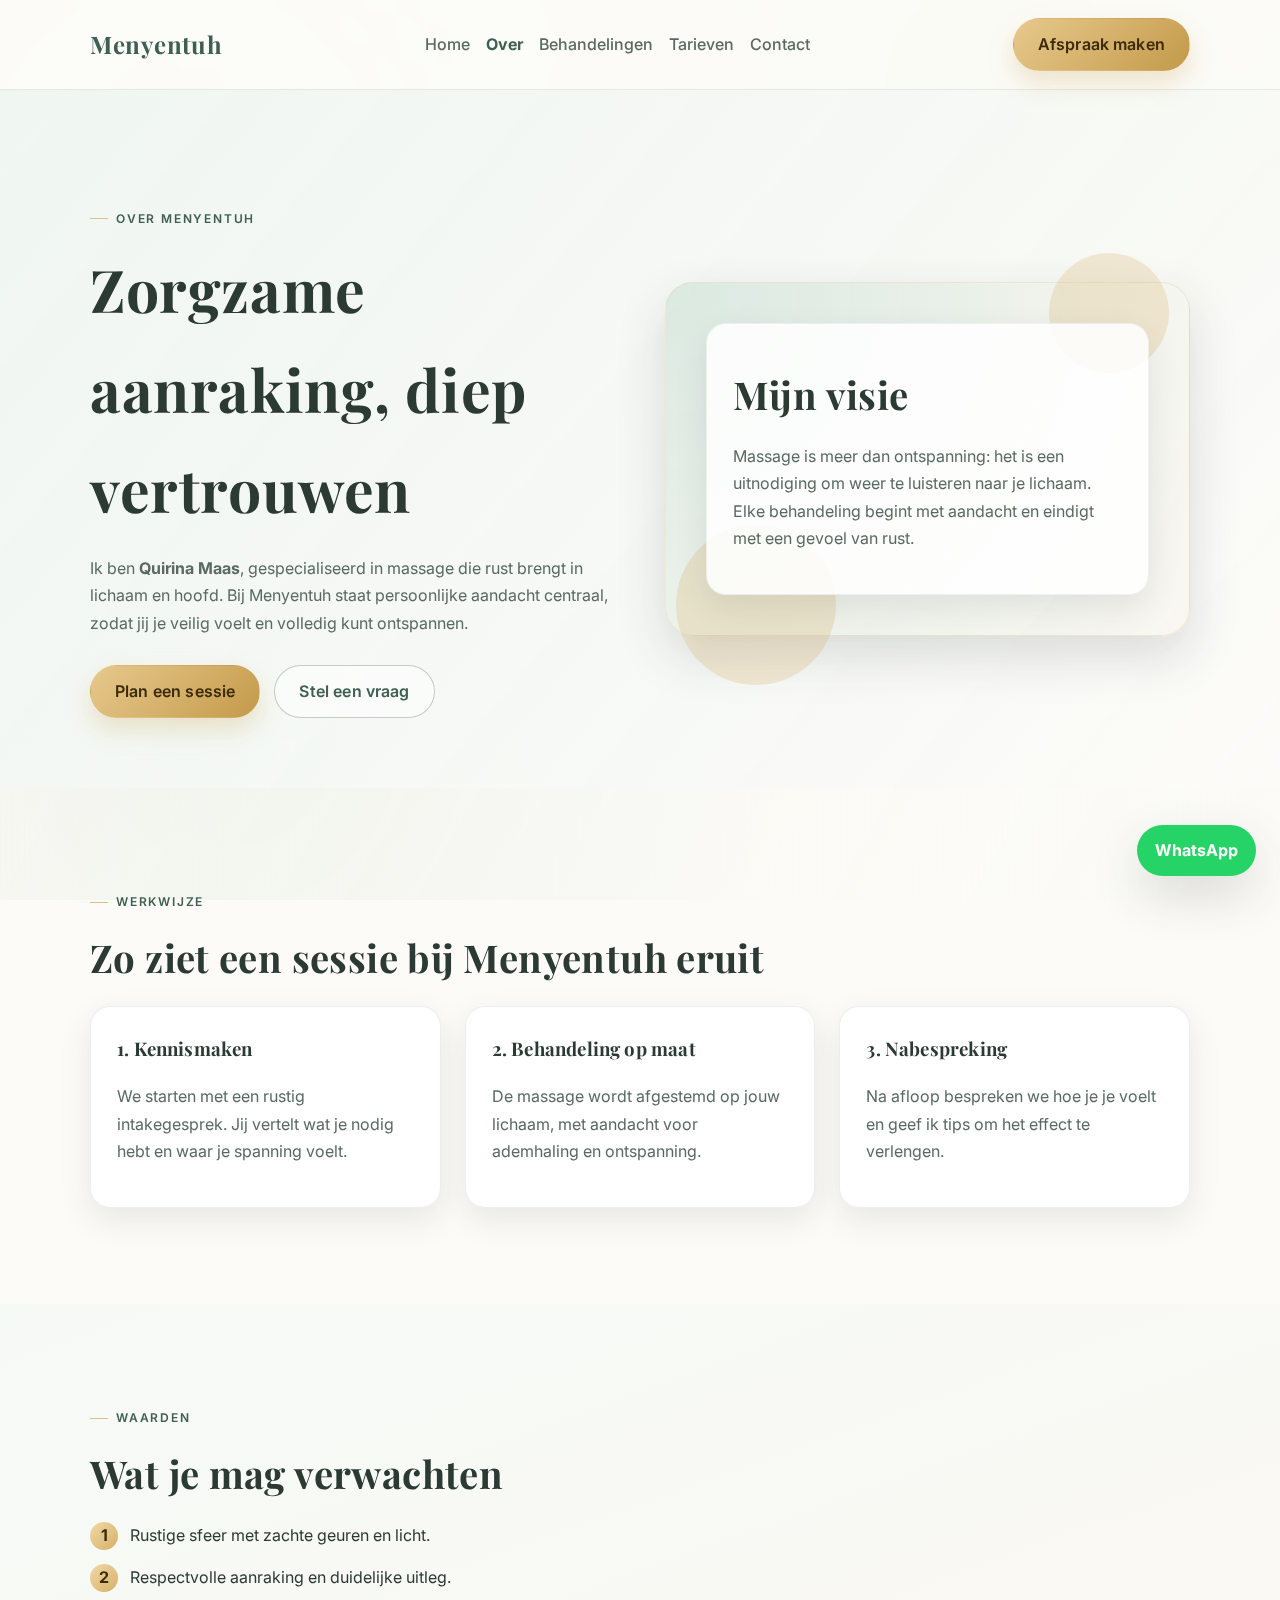
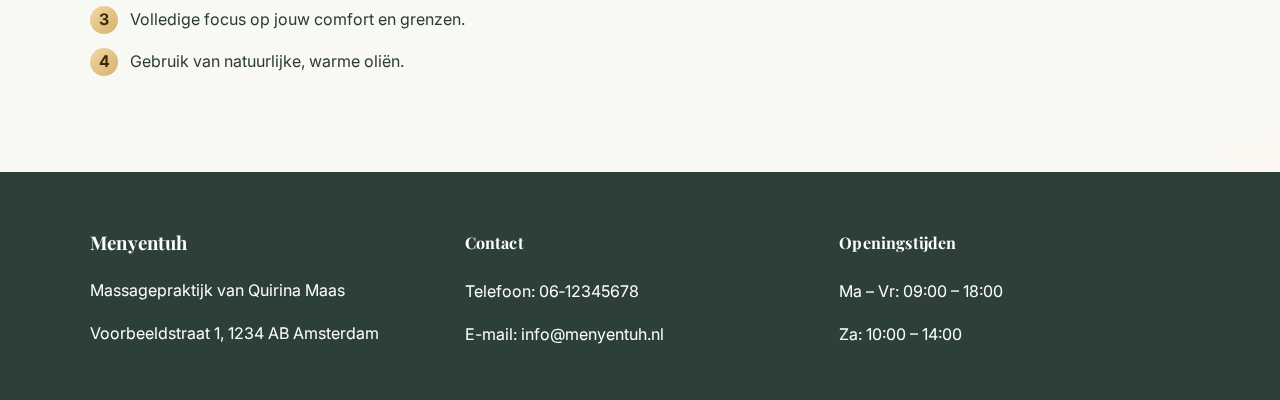
<file: src/over.html>
<!DOCTYPE html>
<html lang="nl">
  <head>
    <meta charset="UTF-8" />
    <meta name="viewport" content="width=device-width, initial-scale=1.0" />
    <title>Over Menyentuh | Quirina Maas</title>
    <meta
      name="description"
      content="Leer meer over Quirina Maas en haar holistische aanpak bij massagepraktijk Menyentuh in Amsterdam."
    />
    <!-- Open Graph -->
    <meta property="og:title" content="Over Menyentuh | Quirina Maas" />
    <meta property="og:description" content="Leer meer over Quirina Maas en haar holistische aanpak bij massagepraktijk Menyentuh in Amsterdam." />
    <meta property="og:type" content="website" />
    <meta property="og:locale" content="nl_NL" />
    <!-- Favicon -->
    <link rel="icon" href="assets/favicon.svg" type="image/svg+xml" />
    <link rel="stylesheet" href="css/styles.css" />
    <link rel="preconnect" href="https://fonts.googleapis.com" />
    <link rel="preconnect" href="https://fonts.gstatic.com" crossorigin />
    <link
      href="https://fonts.googleapis.com/css2?family=Inter:wght@400;500;600;700&family=Playfair+Display:wght@600;700&display=swap"
      rel="stylesheet"
    />
  </head>
  <body>
    <a class="skip-link" href="#main">Ga naar inhoud</a>

    <header class="site-header">
      <div class="container header-inner">
        <a href="index.html" class="logo">Menyentuh</a>
        <button class="nav-toggle" aria-label="Menu openen" aria-expanded="false">
          <span class="nav-toggle-icon"></span>
        </button>
        <nav class="nav" id="main-nav">
          <a class="nav-link" href="index.html">Home</a>
          <a class="nav-link is-active" href="over.html">Over</a>
          <a class="nav-link" href="behandelingen.html">Behandelingen</a>
          <a class="nav-link" href="tarieven.html">Tarieven</a>
          <a class="nav-link" href="contact.html">Contact</a>
        </nav>
        <a class="btn btn-primary header-cta" href="contact.html#afspraak">Afspraak maken</a>
      </div>
    </header>

    <main id="main">
      <section class="hero">
        <div class="container hero-grid">
          <div>
            <span class="kicker">Over Menyentuh</span>
            <h1 class="hero-title">Zorgzame aanraking, diep vertrouwen</h1>
            <p class="hero-text">
              Ik ben <strong>Quirina Maas</strong>, gespecialiseerd in massage die rust brengt in
              lichaam en hoofd. Bij Menyentuh staat persoonlijke aandacht centraal, zodat jij je
              veilig voelt en volledig kunt ontspannen.
            </p>
            <div class="hero-cta">
              <a class="btn btn-primary" href="contact.html#afspraak">Plan een sessie</a>
              <a class="btn btn-outline" href="contact.html">Stel een vraag</a>
            </div>
          </div>
          <div class="hero-visual">
            <div class="hero-card">
              <h2 class="section-title">Mijn visie</h2>
              <p class="section-lead">
                Massage is meer dan ontspanning: het is een uitnodiging om weer te luisteren naar
                je lichaam. Elke behandeling begint met aandacht en eindigt met een gevoel van
                rust.
              </p>
            </div>
          </div>
        </div>
      </section>

      <section class="section">
        <div class="container">
          <span class="kicker">Werkwijze</span>
          <h2 class="section-title">Zo ziet een sessie bij Menyentuh eruit</h2>
          <div class="grid grid-3 spacer-sm">
            <div class="card">
              <h3>1. Kennismaken</h3>
              <p>
                We starten met een rustig intakegesprek. Jij vertelt wat je nodig hebt en waar je
                spanning voelt.
              </p>
            </div>
            <div class="card">
              <h3>2. Behandeling op maat</h3>
              <p>
                De massage wordt afgestemd op jouw lichaam, met aandacht voor ademhaling en
                ontspanning.
              </p>
            </div>
            <div class="card">
              <h3>3. Nabespreking</h3>
              <p>
                Na afloop bespreken we hoe je je voelt en geef ik tips om het effect te verlengen.
              </p>
            </div>
          </div>
        </div>
      </section>

      <section class="section section-muted">
        <div class="container">
          <span class="kicker">Waarden</span>
          <h2 class="section-title">Wat je mag verwachten</h2>
          <div class="feature-list spacer-sm">
            <div class="feature"><span>1</span>Rustige sfeer met zachte geuren en licht.</div>
            <div class="feature"><span>2</span>Respectvolle aanraking en duidelijke uitleg.</div>
            <div class="feature"><span>3</span>Volledige focus op jouw comfort en grenzen.</div>
            <div class="feature"><span>4</span>Gebruik van natuurlijke, warme oliën.</div>
          </div>
        </div>
      </section>
    </main>

    <footer class="site-footer">
      <div class="container footer-grid">
        <div>
          <h3>Menyentuh</h3>
          <p>Massagepraktijk van Quirina Maas</p>
          <p>Voorbeeldstraat 1, 1234 AB Amsterdam</p>
        </div>
        <div>
          <h4>Contact</h4>
          <p>Telefoon: 06‑12345678</p>
          <p>E-mail: info@menyentuh.nl</p>
        </div>
        <div>
          <h4>Openingstijden</h4>
          <p>Ma – Vr: 09:00 – 18:00</p>
          <p>Za: 10:00 – 14:00</p>
        </div>
      </div>
    </footer>

    <a class="whatsapp-fab" href="https://wa.me/31612345678" target="_blank" rel="noreferrer" aria-label="Contact via WhatsApp">
      WhatsApp
    </a>

    <script src="js/main.js"></script>
  </body>
</html>
</file>
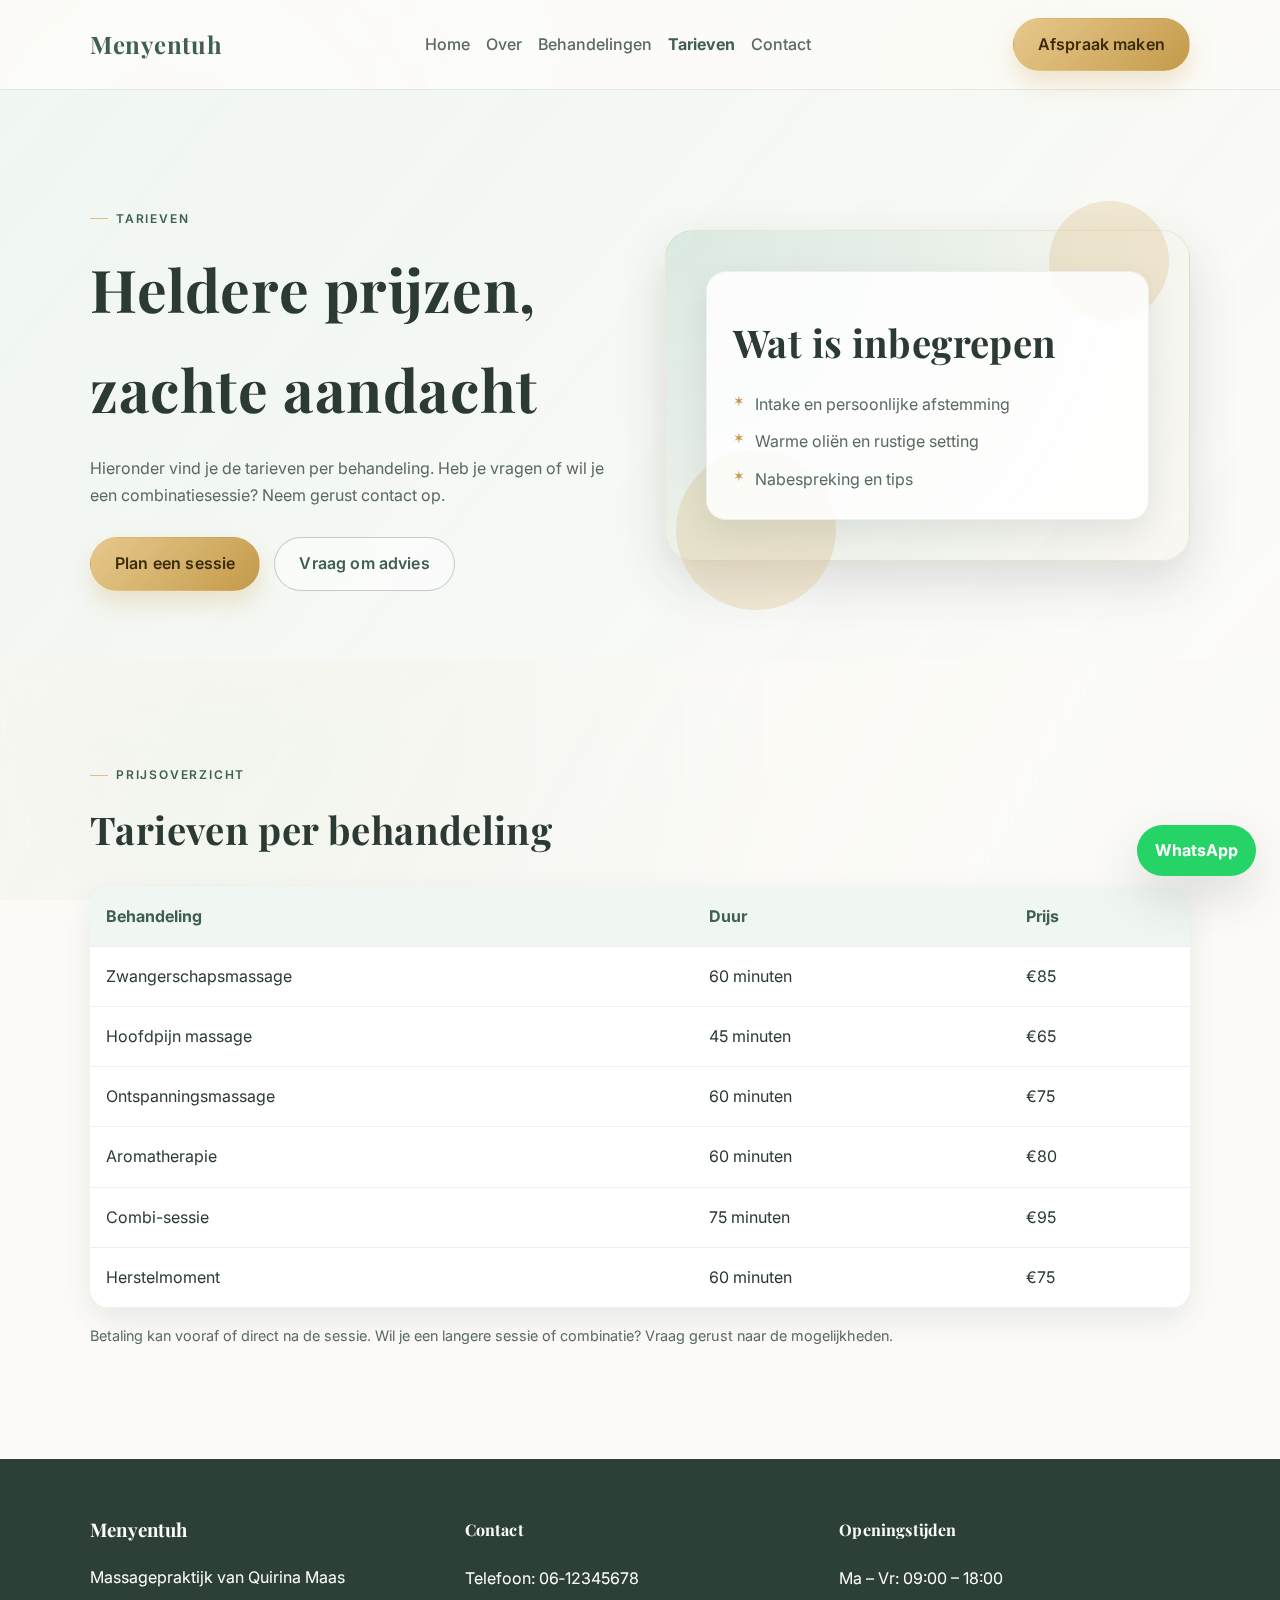
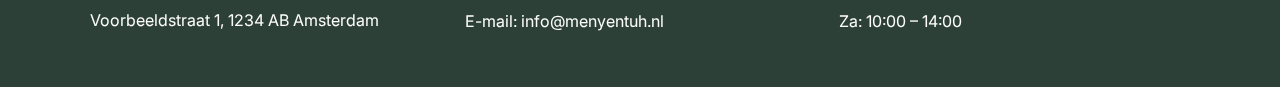
<file: src/tarieven.html>
<!DOCTYPE html>
<html lang="nl">
  <head>
    <meta charset="UTF-8" />
    <meta name="viewport" content="width=device-width, initial-scale=1.0" />
    <title>Tarieven | Menyentuh</title>
    <meta
      name="description"
      content="Bekijk de tarieven voor zwangerschapsmassage, hoofdpijn massage, ontspanningsmassage en aromatherapie bij Menyentuh."
    />
    <!-- Open Graph -->
    <meta property="og:title" content="Tarieven | Menyentuh" />
    <meta property="og:description" content="Bekijk de tarieven voor zwangerschapsmassage, hoofdpijn massage, ontspanningsmassage en aromatherapie bij Menyentuh." />
    <meta property="og:type" content="website" />
    <meta property="og:locale" content="nl_NL" />
    <!-- Favicon -->
    <link rel="icon" href="assets/favicon.svg" type="image/svg+xml" />
    <link rel="stylesheet" href="css/styles.css" />
    <link rel="preconnect" href="https://fonts.googleapis.com" />
    <link rel="preconnect" href="https://fonts.gstatic.com" crossorigin />
    <link
      href="https://fonts.googleapis.com/css2?family=Inter:wght@400;500;600;700&family=Playfair+Display:wght@600;700&display=swap"
      rel="stylesheet"
    />
  </head>
  <body>
    <a class="skip-link" href="#main">Ga naar inhoud</a>

    <header class="site-header">
      <div class="container header-inner">
        <a href="index.html" class="logo">Menyentuh</a>
        <button class="nav-toggle" aria-label="Menu openen" aria-expanded="false">
          <span class="nav-toggle-icon"></span>
        </button>
        <nav class="nav" id="main-nav">
          <a class="nav-link" href="index.html">Home</a>
          <a class="nav-link" href="over.html">Over</a>
          <a class="nav-link" href="behandelingen.html">Behandelingen</a>
          <a class="nav-link is-active" href="tarieven.html">Tarieven</a>
          <a class="nav-link" href="contact.html">Contact</a>
        </nav>
        <a class="btn btn-primary header-cta" href="contact.html#afspraak">Afspraak maken</a>
      </div>
    </header>

    <main id="main">
      <section class="hero">
        <div class="container hero-grid">
          <div>
            <span class="kicker">Tarieven</span>
            <h1 class="hero-title">Heldere prijzen, zachte aandacht</h1>
            <p class="hero-text">
              Hieronder vind je de tarieven per behandeling. Heb je vragen of wil je een
              combinatiesessie? Neem gerust contact op.
            </p>
            <div class="hero-cta">
              <a class="btn btn-primary" href="contact.html#afspraak">Plan een sessie</a>
              <a class="btn btn-outline" href="contact.html">Vraag om advies</a>
            </div>
          </div>
          <div class="hero-visual">
            <div class="hero-card">
              <h2 class="section-title">Wat is inbegrepen</h2>
              <ul class="hero-list">
                <li>Intake en persoonlijke afstemming</li>
                <li>Warme oliën en rustige setting</li>
                <li>Nabespreking en tips</li>
              </ul>
            </div>
          </div>
        </div>
      </section>

      <section class="section">
        <div class="container">
          <span class="kicker">Prijsoverzicht</span>
          <h2 class="section-title">Tarieven per behandeling</h2>
          <table class="price-table">
            <thead>
              <tr>
                <th>Behandeling</th>
                <th>Duur</th>
                <th>Prijs</th>
              </tr>
            </thead>
            <tbody>
              <tr>
                <td>Zwangerschapsmassage</td>
                <td>60 minuten</td>
                <td>€85</td>
              </tr>
              <tr>
                <td>Hoofdpijn massage</td>
                <td>45 minuten</td>
                <td>€65</td>
              </tr>
              <tr>
                <td>Ontspanningsmassage</td>
                <td>60 minuten</td>
                <td>€75</td>
              </tr>
              <tr>
                <td>Aromatherapie</td>
                <td>60 minuten</td>
                <td>€80</td>
              </tr>
              <tr>
                <td>Combi-sessie</td>
                <td>75 minuten</td>
                <td>€95</td>
              </tr>
              <tr>
                <td>Herstelmoment</td>
                <td>60 minuten</td>
                <td>€75</td>
              </tr>
            </tbody>
          </table>
          <p class="form-hint spacer-sm">
            Betaling kan vooraf of direct na de sessie. Wil je een langere sessie of combinatie?
            Vraag gerust naar de mogelijkheden.
          </p>
        </div>
      </section>
    </main>

    <footer class="site-footer">
      <div class="container footer-grid">
        <div>
          <h3>Menyentuh</h3>
          <p>Massagepraktijk van Quirina Maas</p>
          <p>Voorbeeldstraat 1, 1234 AB Amsterdam</p>
        </div>
        <div>
          <h4>Contact</h4>
          <p>Telefoon: 06‑12345678</p>
          <p>E-mail: info@menyentuh.nl</p>
        </div>
        <div>
          <h4>Openingstijden</h4>
          <p>Ma – Vr: 09:00 – 18:00</p>
          <p>Za: 10:00 – 14:00</p>
        </div>
      </div>
    </footer>

    <a class="whatsapp-fab" href="https://wa.me/31612345678" target="_blank" rel="noreferrer" aria-label="Contact via WhatsApp">
      WhatsApp
    </a>

    <script src="js/main.js"></script>
  </body>
</html>
</file>
<file: css/styles.css>
:root {
  --green-50: #f3f8f5;
  --green-100: #e7f1ec;
  --green-200: #cfe2d8;
  --green-400: #98b8a7;
  --green-700: #2d5647;
  --green-900: #17372c;
  --gold-200: #f2deb5;
  --gold-300: #eacb8c;
  --gold-400: #ddb36c;
  --gold-500: #c99642;
  --cream: #f9f5ed;
  --white: #fefcf7;
  --text: #1f332c;
  --muted: #4f6660;
  --paper-tint: rgba(252, 244, 228, 0.74);
  --paper-grain: rgba(76, 95, 86, 0.05);
  --shadow: 0 26px 56px rgba(23, 55, 44, 0.14);
  --shadow-soft: 0 14px 34px rgba(23, 55, 44, 0.11);
  --radius: 22px;
  --radius-lg: 34px;
  --font-body: "Manrope", "Inter", "Segoe UI", sans-serif;
  --font-display: "Cormorant Garamond", "Playfair Display", "Times New Roman", serif;
  --error: #c44a4a;
}

* {
  box-sizing: border-box;
}

body {
  margin: 0;
  font-family: var(--font-body);
  color: var(--text);
  background: var(--white);
  line-height: 1.72;
  -webkit-font-smoothing: antialiased;
  text-rendering: optimizeLegibility;
}

h1,
h2,
h3,
h4 {
  font-family: var(--font-display);
  letter-spacing: 0.01em;
  line-height: 1.1;
  color: #2c4037e6;
}

body::before {
  content: "";
  position: fixed;
  inset: 0;
  pointer-events: none;
  background-image:
    radial-gradient(circle at 8% 18%, var(--paper-tint), transparent 40%),
    radial-gradient(circle at 85% 10%, rgba(201, 150, 66, 0.2), transparent 42%),
    radial-gradient(circle at 16% 84%, rgba(152, 184, 167, 0.24), transparent 48%),
    radial-gradient(circle at 82% 72%, rgba(233, 206, 157, 0.2), transparent 46%),
    linear-gradient(122deg, rgba(250, 247, 240, 0.9), rgba(254, 252, 247, 0.95)),
    repeating-linear-gradient(
      90deg,
      rgba(76, 95, 86, 0.03) 0,
      rgba(76, 95, 86, 0.03) 1px,
      transparent 1px,
      transparent 7px
    );
  opacity: 0.62;
  z-index: -1;
}

body::after {
  content: "";
  position: fixed;
  inset: 0;
  pointer-events: none;
  background:
    radial-gradient(circle at 8% 92%, rgba(201, 150, 66, 0.12), transparent 35%),
    radial-gradient(circle at 92% 18%, rgba(45, 86, 71, 0.14), transparent 35%);
  z-index: -1;
}

img {
  max-width: 100%;
  display: block;
}

a {
  color: inherit;
  text-decoration: none;
}

main {
  overflow: hidden;
}

/* Skip link for accessibility */
.skip-link {
  position: absolute;
  top: -100px;
  left: 16px;
  background: var(--green-700);
  color: #fff;
  padding: 12px 24px;
  border-radius: 0 0 var(--radius) var(--radius);
  z-index: 100;
  font-weight: 600;
  transition: top 0.2s ease;
}

.skip-link:focus {
  top: 0;
}

.container {
  width: min(1140px, 92%);
  margin: 0 auto;
}

.section {
  padding: 104px 0;
  position: relative;
}

.section-muted {
  background: linear-gradient(165deg, rgba(231, 241, 236, 0.82), rgba(249, 245, 237, 0.75));
}

.section-cta {
  background: linear-gradient(160deg, rgba(224, 236, 229, 0.72), rgba(249, 245, 237, 0.86));
}

.section-story {
  background:
    radial-gradient(circle at 92% 10%, rgba(201, 150, 66, 0.14), transparent 40%),
    linear-gradient(166deg, rgba(255, 255, 255, 0.88), rgba(245, 250, 247, 0.8));
}

.section-benefits {
  background:
    radial-gradient(circle at 8% 8%, rgba(201, 150, 66, 0.16), transparent 40%),
    radial-gradient(circle at 92% 90%, rgba(45, 86, 71, 0.14), transparent 42%),
    linear-gradient(165deg, rgba(231, 241, 236, 0.82), rgba(249, 245, 237, 0.8));
}

.section-treatment-showcase {
  background:
    radial-gradient(circle at 88% 8%, rgba(201, 150, 66, 0.16), transparent 42%),
    linear-gradient(164deg, rgba(255, 255, 255, 0.84), rgba(245, 250, 247, 0.82));
}

.section-process {
  background:
    radial-gradient(circle at 12% 16%, rgba(201, 150, 66, 0.14), transparent 42%),
    linear-gradient(165deg, rgba(255, 255, 255, 0.86), rgba(243, 248, 245, 0.82));
}

.section-values {
  background:
    radial-gradient(circle at 88% 16%, rgba(201, 150, 66, 0.16), transparent 44%),
    linear-gradient(162deg, rgba(234, 244, 239, 0.84), rgba(251, 248, 241, 0.8));
}

.section-pricing {
  background:
    radial-gradient(circle at 12% 14%, rgba(201, 150, 66, 0.17), transparent 42%),
    radial-gradient(circle at 88% 90%, rgba(45, 86, 71, 0.14), transparent 44%),
    linear-gradient(166deg, rgba(255, 255, 255, 0.86), rgba(245, 250, 247, 0.82));
}

.section-contact-form {
  background:
    radial-gradient(circle at 10% 12%, rgba(201, 150, 66, 0.15), transparent 42%),
    linear-gradient(164deg, rgba(233, 243, 238, 0.84), rgba(249, 245, 237, 0.82));
}

.section-practical {
  background:
    radial-gradient(circle at 90% 12%, rgba(201, 150, 66, 0.15), transparent 40%),
    linear-gradient(162deg, rgba(255, 255, 255, 0.84), rgba(242, 248, 245, 0.8));
}

.section-booking .cta-card {
  background:
    linear-gradient(160deg, rgba(255, 255, 255, 0.95), rgba(243, 249, 246, 0.88)),
    radial-gradient(circle at 90% 6%, rgba(201, 150, 66, 0.2), transparent 44%);
}

.kicker {
  text-transform: uppercase;
  letter-spacing: 0.19em;
  font-size: 0.72rem;
  color: var(--green-700);
  font-weight: 700;
  position: relative;
  display: inline-flex;
  gap: 10px;
  align-items: center;
}

.kicker::before {
  content: "•";
  color: var(--gold-500);
  font-size: 0.9rem;
  line-height: 1;
}

.kicker::after {
  content: "";
  width: 30px;
  height: 1px;
  background: linear-gradient(90deg, rgba(201, 150, 66, 0.85), rgba(201, 150, 66, 0));
  display: inline-block;
}

.section-title {
  font-family: var(--font-display);
  font-size: clamp(2.25rem, 3.2vw, 3.25rem);
  margin: 12px 0 16px;
  letter-spacing: 0.015em;
  color: rgba(23, 55, 44, 0.94);
}

.section-lead {
  color: var(--muted);
  max-width: 760px;
  font-size: clamp(1rem, 1.2vw, 1.08rem);
}

.section-lead strong {
  color: var(--green-900);
  font-weight: 600;
}

.btn {
  display: inline-flex;
  align-items: center;
  justify-content: center;
  gap: 8px;
  padding: 12px 24px;
  min-height: 48px;
  border-radius: 999px;
  border: 1px solid transparent;
  font-weight: 700;
  letter-spacing: 0.015em;
  transition:
    transform 0.25s ease,
    box-shadow 0.25s ease,
    background 0.25s ease,
    border-color 0.25s ease;
  cursor: pointer;
}

.btn:hover {
  transform: translateY(-3px);
  box-shadow: var(--shadow-soft);
}

.btn:focus {
  outline: 2px solid var(--gold-500);
  outline-offset: 2px;
}

.btn-primary {
  background: linear-gradient(140deg, #f2deb5, #c99642 58%, #b88738);
  color: #322507;
  box-shadow: 0 16px 30px rgba(201, 150, 66, 0.3);
}

.btn-outline {
  border-color: rgba(45, 86, 71, 0.25);
  color: var(--green-700);
  background: rgba(255, 255, 255, 0.72);
}

.btn-whatsapp {
  background: linear-gradient(132deg, #33d971, #17b853);
  color: #fff;
  border-color: rgba(0, 0, 0, 0.04);
  box-shadow: 0 14px 32px rgba(26, 185, 84, 0.32);
}

.btn-whatsapp:hover {
  box-shadow: 0 22px 48px rgba(26, 185, 84, 0.35);
}

.btn-ghost {
  background: rgba(255, 255, 255, 0.6);
  border: 1px solid rgba(77, 107, 94, 0.2);
}

.site-header {
  position: sticky;
  top: 0;
  background: rgba(254, 252, 247, 0.84);
  backdrop-filter: blur(14px);
  z-index: 20;
  border-bottom: 1px solid rgba(45, 86, 71, 0.1);
  box-shadow: 0 8px 22px rgba(23, 55, 44, 0.05);
}

.header-inner {
  display: flex;
  align-items: center;
  justify-content: space-between;
  padding: 14px 0;
  gap: 16px;
  flex-wrap: wrap;
}

.logo {
  font-family: var(--font-display);
  font-size: clamp(1.6rem, 2vw, 1.85rem);
  font-weight: 600;
  color: var(--green-700);
  letter-spacing: 0.03em;
  text-decoration: none;
  position: relative;
  padding-left: 12px;
}

.logo:hover {
  color: var(--green-900);
}

.logo::before {
  content: "";
  position: absolute;
  left: 0;
  top: 6px;
  bottom: 6px;
  width: 2px;
  border-radius: 999px;
  background: linear-gradient(180deg, rgba(201, 150, 66, 0.95), rgba(45, 86, 71, 0.4));
}

/* Mobile menu toggle */
.nav-toggle {
  display: none;
  background: none;
  border: none;
  cursor: pointer;
  padding: 10px;
  z-index: 15;
  border-radius: 12px;
  background: rgba(255, 255, 255, 0.7);
  border: 1px solid rgba(45, 86, 71, 0.12);
}

.nav-toggle-icon {
  display: block;
  width: 24px;
  height: 2px;
  background: var(--green-700);
  position: relative;
  transition: background 0.2s ease;
}

.nav-toggle-icon::before,
.nav-toggle-icon::after {
  content: "";
  position: absolute;
  left: 0;
  width: 24px;
  height: 2px;
  background: var(--green-700);
  transition: transform 0.2s ease;
}

.nav-toggle-icon::before {
  top: -7px;
}

.nav-toggle-icon::after {
  top: 7px;
}

.nav-toggle[aria-expanded="true"] .nav-toggle-icon {
  background: transparent;
}

.nav-toggle[aria-expanded="true"] .nav-toggle-icon::before {
  transform: rotate(45deg) translate(5px, 5px);
}

.nav-toggle[aria-expanded="true"] .nav-toggle-icon::after {
  transform: rotate(-45deg) translate(5px, -5px);
}

.nav {
  display: flex;
  flex-wrap: wrap;
  gap: 6px;
  align-items: center;
  padding: 6px;
  border-radius: 999px;
  border: 1px solid rgba(45, 86, 71, 0.14);
  background: rgba(255, 255, 255, 0.72);
  box-shadow: 0 8px 20px rgba(23, 55, 44, 0.08);
}

.nav-link {
  font-weight: 600;
  color: rgba(45, 86, 71, 0.86);
  position: relative;
  border-radius: 999px;
  padding: 8px 14px;
  transition: color 0.25s ease, background 0.25s ease, transform 0.25s ease;
}

.nav-link::after {
  content: "";
  position: absolute;
  left: 14px;
  right: 14px;
  bottom: 5px;
  height: 1px;
  background: linear-gradient(90deg, transparent, rgba(201, 150, 66, 0.9), transparent);
  opacity: 0;
  transform: scaleX(0.6);
  transition: opacity 0.25s ease, transform 0.25s ease;
}

.nav-link:hover::after {
  opacity: 1;
  transform: scaleX(1);
}

.nav-link:hover {
  color: var(--green-900);
  background: rgba(242, 222, 181, 0.33);
  transform: translateY(-1px);
}

.nav-link:focus {
  outline: 2px solid var(--gold-500);
  outline-offset: 4px;
}

.nav-link.is-active {
  color: var(--green-900);
  font-weight: 700;
  background: linear-gradient(135deg, rgba(242, 222, 181, 0.58), rgba(207, 226, 216, 0.5));
  box-shadow: inset 0 0 0 1px rgba(201, 150, 66, 0.24);
}

.hero {
  position: relative;
  padding: 110px 0 70px;
  background: linear-gradient(132deg, rgba(231, 241, 236, 0.82), rgba(254, 252, 247, 0.95) 45%, rgba(249, 245, 237, 0.75));
}

.page-behandelingen .hero {
  background:
    radial-gradient(circle at 14% 4%, rgba(201, 150, 66, 0.22), transparent 38%),
    radial-gradient(circle at 84% 88%, rgba(45, 86, 71, 0.17), transparent 42%),
    linear-gradient(132deg, rgba(233, 242, 237, 0.9), rgba(254, 252, 247, 0.96) 44%, rgba(244, 236, 220, 0.82));
}

.page-tarieven .hero {
  background:
    radial-gradient(circle at 86% 8%, rgba(201, 150, 66, 0.24), transparent 42%),
    radial-gradient(circle at 14% 90%, rgba(45, 86, 71, 0.15), transparent 40%),
    linear-gradient(132deg, rgba(246, 239, 225, 0.9), rgba(254, 252, 247, 0.95) 46%, rgba(231, 241, 236, 0.8));
}

.page-over .hero {
  background:
    radial-gradient(circle at 10% 6%, rgba(201, 150, 66, 0.18), transparent 36%),
    radial-gradient(circle at 86% 82%, rgba(45, 86, 71, 0.2), transparent 44%),
    linear-gradient(134deg, rgba(229, 240, 234, 0.9), rgba(254, 252, 247, 0.96) 44%, rgba(240, 247, 243, 0.84));
}

.page-contact .hero {
  background:
    radial-gradient(circle at 84% 8%, rgba(201, 150, 66, 0.2), transparent 40%),
    radial-gradient(circle at 10% 90%, rgba(45, 86, 71, 0.16), transparent 42%),
    linear-gradient(134deg, rgba(232, 243, 237, 0.9), rgba(254, 252, 247, 0.95) 45%, rgba(241, 248, 244, 0.84));
}

.page-reviews .hero {
  background:
    radial-gradient(circle at 12% 8%, rgba(201, 150, 66, 0.22), transparent 40%),
    radial-gradient(circle at 86% 86%, rgba(45, 86, 71, 0.18), transparent 44%),
    linear-gradient(134deg, rgba(235, 244, 239, 0.9), rgba(254, 252, 247, 0.95) 44%, rgba(244, 237, 222, 0.82));
}

.page-notfound .hero {
  background:
    radial-gradient(circle at 50% 0%, rgba(201, 150, 66, 0.22), transparent 40%),
    linear-gradient(140deg, rgba(236, 245, 240, 0.86), rgba(254, 252, 247, 0.95));
}

.hero::before {
  content: "";
  position: absolute;
  right: -90px;
  top: 36px;
  width: 280px;
  height: 280px;
  border-radius: 50%;
  background: radial-gradient(circle, rgba(201, 150, 66, 0.22), rgba(201, 150, 66, 0));
  pointer-events: none;
}

.hero::after {
  content: "";
  position: absolute;
  left: -120px;
  bottom: -80px;
  width: 320px;
  height: 320px;
  border-radius: 50%;
  background: radial-gradient(circle, rgba(45, 86, 71, 0.16), rgba(45, 86, 71, 0));
  pointer-events: none;
}

.hero-grid {
  display: grid;
  grid-template-columns: repeat(auto-fit, minmax(300px, 1fr));
  gap: 56px;
  align-items: center;
  position: relative;
  z-index: 1;
}

.hero-title {
  font-family: var(--font-display);
  font-size: clamp(2.8rem, 5vw, 4.4rem);
  margin: 8px 0 18px;
  letter-spacing: 0.01em;
  line-height: 0.98;
  color: rgba(23, 55, 44, 0.95);
  text-wrap: balance;
}

.hero-text {
  color: var(--muted);
  margin-bottom: 30px;
  max-width: 580px;
  font-size: 1.05rem;
}

.hero-cta {
  display: flex;
  flex-wrap: wrap;
  gap: 12px;
}

.hero-visual {
  position: relative;
  background: linear-gradient(160deg, rgba(255, 255, 255, 0.92), rgba(242, 248, 244, 0.82));
  border-radius: var(--radius-lg);
  padding: 42px;
  box-shadow: var(--shadow);
  border: 1px solid rgba(201, 150, 66, 0.2);
  overflow: hidden;
}



.hero-illustration-wrap {
  display: flex;
  justify-content: center;
  margin-bottom: 18px;
}

.hero-illustration {
  width: 330px;
  max-width: 100%;
  height: auto;
  object-fit: contain;
  --hero-scale: 1.44;
  transform: scale(var(--hero-scale));
  transform-origin: center;
  filter: drop-shadow(0 20px 30px rgba(201, 150, 66, 0.28));
}

.hero-visual::before,
.hero-visual::after {
  content: "";
  position: absolute;
  border-radius: 50%;
  background: rgba(201, 150, 66, 0.22);
}

.hero-visual::before {
  width: 170px;
  height: 170px;
  top: -60px;
  right: -20px;
}

.hero-visual::after {
  width: 210px;
  height: 210px;
  bottom: -100px;
  left: -30px;
}

.hero-card {
  background: rgba(255, 255, 255, 0.9);
  border-radius: var(--radius);
  padding: 28px;
  box-shadow: 0 18px 36px rgba(23, 55, 44, 0.11);
  border: 1px solid rgba(45, 86, 71, 0.1);
  position: relative;
  z-index: 1;
}

.hero-list {
  list-style: none;
  padding: 0;
  margin: 16px 0 0;
  display: grid;
  gap: 10px;
  color: var(--muted);
}

.hero-list div,
.hero-list li {
  display: flex;
  gap: 10px;
  align-items: flex-start;
}

.hero-list div::before,
.hero-list li::before {
  content: "✦";
  color: var(--gold-500);
  font-size: 0.78rem;
  line-height: 1.5;
}

.hero-list a {
  text-decoration: underline;
  text-underline-offset: 2px;
  text-decoration-thickness: 1px;
}

.hero-list a:hover {
  color: var(--green-900);
}

.grid {
  display: grid;
  gap: 24px;
}

.grid-3 {
  grid-template-columns: repeat(auto-fit, minmax(220px, 1fr));
}

.card,
.info-card {
  position: relative;
  overflow: hidden;
  background: linear-gradient(165deg, rgba(255, 255, 255, 0.97), rgba(250, 245, 236, 0.9));
  border-radius: var(--radius);
  padding: 28px;
  box-shadow: 0 20px 36px rgba(23, 55, 44, 0.11);
  border: 1px solid rgba(201, 150, 66, 0.2);
  transition: transform 0.25s ease, box-shadow 0.25s ease, border-color 0.25s ease;
}

.hero-card,
.cta-card,
.testimonial {
  position: relative;
  transition: transform 0.25s ease, box-shadow 0.25s ease, border-color 0.25s ease;
}

.card::before,
.info-card::before,
.hero-card::before,
.cta-card::before,
.testimonial::before {
  content: "";
  position: absolute;
  inset: 0;
  border-radius: inherit;
  background: radial-gradient(circle at 85% 0%, rgba(201, 150, 66, 0.16), transparent 55%);
  opacity: 0.9;
  pointer-events: none;
}

.card::after,
.info-card::after,
.hero-card::after,
.cta-card::after,
.testimonial::after {
  content: "";
  position: absolute;
  left: 0;
  top: 7px;
  bottom: 7px;
  width: 4px;
  border-radius: 999px;
  background: linear-gradient(
    180deg,
    rgba(201, 150, 66, 0) 0%,
    rgba(201, 150, 66, 0.9) 14%,
    rgba(152, 184, 167, 0.44) 82%,
    rgba(152, 184, 167, 0) 100%
  );
  opacity: 0.75;
  pointer-events: none;
}

.card > *,
.info-card > *,
.hero-card > *,
.cta-card > *,
.testimonial > * {
  position: relative;
  z-index: 1;
}

.card:hover,
.info-card:hover,
.hero-card:hover,
.cta-card:hover,
.testimonial:hover,
.card:focus-within,
.info-card:focus-within,
.hero-card:focus-within,
.cta-card:focus-within,
.testimonial:focus-within {
  transform: translateY(-7px);
  box-shadow: 0 26px 52px rgba(23, 55, 44, 0.17);
  border-color: rgba(201, 150, 66, 0.35);
}

.treatment-grid {
  align-items: stretch;
  gap: 28px;
}

.treatment-card {
  position: relative;
  overflow: hidden;
  padding: 28px;
  background: linear-gradient(165deg, rgba(255, 255, 255, 0.97), rgba(250, 245, 236, 0.93));
  border: 1px solid rgba(201, 150, 66, 0.2);
  box-shadow: 0 16px 34px rgba(23, 55, 44, 0.11);
  transition: transform 0.25s ease, box-shadow 0.25s ease, border-color 0.25s ease;
}

.treatment-card::before {
  content: "";
  position: absolute;
  inset: 0;
  background: radial-gradient(circle at 90% 0%, rgba(201, 150, 66, 0.2), transparent 55%);
  opacity: 0.9;
  pointer-events: none;
}

.treatment-card::after {
  content: "";
  position: absolute;
  left: 0;
  top: 8px;
  bottom: 8px;
  width: 5px;
  border-radius: 999px;
  background: linear-gradient(
    180deg,
    rgba(201, 150, 66, 0) 0%,
    rgba(201, 150, 66, 0.9) 12%,
    rgba(152, 184, 167, 0.42) 82%,
    rgba(152, 184, 167, 0) 100%
  );
  opacity: 0.85;
  pointer-events: none;
}

.treatment-card > * {
  position: relative;
  z-index: 1;
}

.treatment-card:hover {
  transform: translateY(-7px);
  box-shadow: 0 24px 48px rgba(23, 55, 44, 0.17);
  border-color: rgba(201, 150, 66, 0.36);
}

.treatment-card .card-meta {
  display: grid;
  gap: 10px;
  width: 100%;
  max-width: 100%;
  margin-top: 18px;
  padding: 10px 16px;
  border-radius: 10px;
  border: 1px solid rgba(201, 150, 66, 0.28);
  background: rgba(201, 150, 66, 0.14);
  color: var(--green-700);
  font-weight: 600;
  font-size: 0.9rem;
  line-height: 1.65;
  white-space: normal;
  overflow-wrap: normal;
  word-break: normal;
  overflow: visible;
}

.treatment-card .card-meta strong {
  color: var(--green-900);
}

.treatment-card .card-meta .meta-line {
  display: block;
  margin: 0;
}

.treatment-card h3 {
  word-break: normal;
  overflow-wrap: normal;
  hyphens: auto;
}

.card h3,
.info-card h3 {
  margin-top: 0;
  font-family: var(--font-display);
  letter-spacing: 0.015em;
  font-size: clamp(1.6rem, 1.8vw, 1.95rem);
}

.card p,
.info-card p {
  color: var(--muted);
  font-size: 0.99rem;
}

/* CTA Card */
.cta-card {
  background: linear-gradient(160deg, rgba(255, 255, 255, 0.94), rgba(246, 250, 247, 0.88));
  border-radius: var(--radius-lg);
  padding: 52px;
  box-shadow: var(--shadow);
  border: 1px solid rgba(201, 150, 66, 0.2);
  text-align: center;
}

.cta-card .section-lead {
  margin-left: auto;
  margin-right: auto;
}

.cta-card .hero-cta {
  justify-content: center;
}

.section-booking .cta-card .section-title {
  max-width: 20ch;
  margin-left: auto;
  margin-right: auto;
}

.section-booking .cta-card .hero-cta {
  margin-top: 22px;
}

.feature-list {
  display: grid;
  gap: 15px;
}

.feature {
  display: flex;
  gap: 14px;
  align-items: flex-start;
  padding: 10px 0;
  border-bottom: 1px dashed rgba(45, 86, 71, 0.15);
}

.feature:last-child {
  border-bottom: none;
}

.feature span {
  display: inline-flex;
  width: 28px;
  height: 28px;
  border-radius: 50%;
  background: linear-gradient(135deg, var(--gold-200), var(--gold-500));
  align-items: center;
  justify-content: center;
  font-weight: 700;
  color: #3b2b0b;
  flex-shrink: 0;
}

.section-benefits .feature-list {
  gap: 14px;
}

.section-benefits .feature {
  border-bottom: none;
  padding: 14px 16px;
  border-radius: 16px;
  border: 1px solid rgba(45, 86, 71, 0.14);
  background: linear-gradient(160deg, rgba(255, 255, 255, 0.9), rgba(248, 252, 250, 0.82));
  box-shadow: 0 10px 24px rgba(23, 55, 44, 0.08);
}

.section-benefits .feature span {
  width: 32px;
  height: 32px;
}

.section-values .feature-list {
  grid-template-columns: repeat(auto-fit, minmax(220px, 1fr));
  gap: 16px;
}

.section-values .feature {
  border-bottom: none;
  border: 1px solid rgba(45, 86, 71, 0.14);
  border-radius: 16px;
  padding: 16px;
  background: linear-gradient(160deg, rgba(255, 255, 255, 0.92), rgba(247, 251, 249, 0.84));
  box-shadow: 0 10px 24px rgba(23, 55, 44, 0.08);
}

.section-process .grid {
  counter-reset: process;
}

.section-process .card {
  padding-top: 32px;
}

.section-process .card h3 {
  display: flex;
  align-items: center;
  gap: 12px;
  margin-bottom: 14px;
}

.section-process .card p {
  margin: 0;
}

.section-treatment-showcase .section-title {
  max-width: 18ch;
}

.section-treatment-showcase .treatment-card:nth-child(odd) {
  background: linear-gradient(165deg, rgba(255, 255, 255, 0.98), rgba(250, 244, 232, 0.9));
}

.section-treatment-showcase .treatment-card:nth-child(even) {
  background: linear-gradient(165deg, rgba(255, 255, 255, 0.98), rgba(241, 248, 244, 0.9));
}

.section-treatment-showcase .treatment-card h3 {
  margin-bottom: 10px;
}

.section-treatment-showcase .treatment-card p {
  margin: 0;
}

.section-treatment-showcase .treatment-card .card-meta {
  margin-top: 20px;
}

.appointment {
  background: linear-gradient(165deg, rgba(255, 255, 255, 0.95), rgba(247, 250, 248, 0.88));
  border-radius: var(--radius-lg);
  box-shadow: var(--shadow);
  padding: 48px;
  border: 1px solid rgba(201, 150, 66, 0.2);
}

.section-contact-form .appointment {
  background:
    linear-gradient(165deg, rgba(255, 255, 255, 0.97), rgba(246, 251, 248, 0.9)),
    radial-gradient(circle at 88% 8%, rgba(201, 150, 66, 0.16), transparent 45%);
}

.section-contact-form .opening-hours .hour {
  background: linear-gradient(132deg, rgba(240, 248, 244, 0.9), rgba(255, 255, 255, 0.88));
}

.appointment-grid {
  display: grid;
  grid-template-columns: repeat(auto-fit, minmax(260px, 1fr));
  gap: 30px;
}

.appointment-grid > div:first-child {
  padding-right: 10px;
}

.opening-hours {
  display: grid;
  gap: 10px;
  margin: 18px 0;
}

.opening-hours .hour {
  background: linear-gradient(130deg, rgba(231, 241, 236, 0.9), rgba(255, 255, 255, 0.85));
  border-radius: 999px;
  padding: 9px 16px;
  width: fit-content;
  border: 1px solid rgba(45, 86, 71, 0.14);
}

.time-slots {
  display: flex;
  flex-wrap: wrap;
  gap: 10px;
  margin-top: 12px;
}

.day-selector {
  display: flex;
  flex-wrap: wrap;
  gap: 10px;
  margin-top: 12px;
}

.day-button {
  border: 1px solid var(--green-200);
  background: rgba(255, 255, 255, 0.9);
  color: var(--green-700);
  border-radius: 999px;
  padding: 8px 16px;
  cursor: pointer;
  font-weight: 600;
  transition: background 0.2s ease, border-color 0.2s ease;
}

.day-button:hover {
  background: var(--green-100);
}

.day-button:focus {
  outline: 2px solid var(--gold-500);
  outline-offset: 2px;
}

.day-button.is-selected {
  background: linear-gradient(135deg, var(--gold-200), var(--gold-400));
  border-color: var(--gold-500);
  color: #3b2b0b;
}

.time-slot {
  border: 1px solid var(--green-200);
  background: rgba(255, 255, 255, 0.9);
  color: var(--green-700);
  border-radius: 999px;
  padding: 8px 14px;
  cursor: pointer;
  font-weight: 600;
  transition: background 0.2s ease, border-color 0.2s ease;
}

.time-slot:hover {
  background: var(--green-100);
}

.time-slot:focus {
  outline: 2px solid var(--gold-500);
  outline-offset: 2px;
}

.time-slot.is-selected {
  background: var(--green-200);
  border-color: var(--green-400);
}

.time-slot.is-hidden {
  display: none;
}

.form {
  display: grid;
  gap: 16px;
}

.form label {
  display: grid;
  gap: 7px;
  font-weight: 600;
  color: var(--green-700);
}

.form .required {
  color: var(--error);
}

.form input,
.form select,
.form textarea {
  border-radius: 14px;
  border: 1px solid rgba(45, 86, 71, 0.2);
  padding: 11px 13px;
  font: inherit;
  background: rgba(255, 255, 255, 0.96);
  box-shadow: inset 0 1px 2px rgba(23, 55, 44, 0.06);
}

.form input:focus,
.form select:focus,
.form textarea:focus {
  outline: none;
  border-color: rgba(196, 154, 74, 0.6);
  box-shadow: 0 0 0 3px rgba(196, 154, 74, 0.18);
}

.form input:invalid:not(:placeholder-shown),
.form select:invalid,
.form textarea:invalid:not(:placeholder-shown) {
  border-color: var(--error);
}

.form textarea {
  min-height: 130px;
  resize: vertical;
}

.form-actions {
  display: flex;
  flex-wrap: wrap;
  gap: 12px;
}

.form-hint {
  font-size: 0.9rem;
  color: var(--muted);
}

.form-feedback {
  padding: 12px 16px;
  border-radius: 12px;
  font-weight: 500;
  display: none;
}

.form-feedback.is-visible {
  display: block;
}

.form-feedback.is-success {
  background: rgba(166, 196, 180, 0.3);
  color: var(--green-900);
}

.form-feedback.is-error {
  background: rgba(196, 74, 74, 0.1);
  color: var(--error);
}

.testimonials {
  display: grid;
  gap: 24px;
  grid-template-columns: repeat(auto-fit, minmax(280px, 1fr));
}

.testimonial {
  padding: 30px;
  border-radius: var(--radius);
  background: rgba(255, 255, 255, 0.93);
  box-shadow: var(--shadow-soft);
  border: 1px solid rgba(45, 86, 71, 0.12);
}

.testimonial p::before {
  content: "“";
  font-family: var(--font-display);
  font-size: 2rem;
  line-height: 0;
  color: rgba(201, 150, 66, 0.75);
  margin-right: 2px;
}

.testimonial p {
  margin: 0 0 12px;
  color: var(--muted);
  font-style: italic;
}

.testimonial strong {
  color: var(--green-900);
}

.section-reviews {
  background:
    radial-gradient(circle at 14% 12%, rgba(201, 150, 66, 0.16), transparent 42%),
    radial-gradient(circle at 82% 88%, rgba(45, 86, 71, 0.16), transparent 46%),
    linear-gradient(160deg, rgba(249, 245, 237, 0.72), rgba(255, 255, 255, 0.62));
}

.reviews-layout {
  display: grid;
  grid-template-columns: 1fr;
  gap: 22px;
  align-items: stretch;
}

.review-featured {
  position: relative;
  overflow: hidden;
  padding: 34px 32px;
  border-radius: var(--radius-lg);
  background: linear-gradient(160deg, rgba(255, 255, 255, 0.95), rgba(231, 241, 236, 0.86));
  border: 1px solid rgba(201, 150, 66, 0.24);
  box-shadow: 0 24px 48px rgba(23, 55, 44, 0.15);
  max-width: 980px;
  margin-inline: auto;
  isolation: isolate;
}

.review-featured::before {
  content: "";
  position: absolute;
  inset: 0;
  background: radial-gradient(circle at 92% 8%, rgba(201, 150, 66, 0.22), transparent 44%);
  pointer-events: none;
}

.review-featured::after {
  content: "Uitgelichte review";
  position: absolute;
  top: 14px;
  right: 14px;
  display: inline-flex;
  align-items: center;
  min-height: 24px;
  padding: 3px 10px;
  border-radius: 999px;
  border: 1px solid rgba(201, 150, 66, 0.38);
  background: rgba(201, 150, 66, 0.2);
  color: var(--green-700);
  font-size: 0.7rem;
  font-weight: 800;
  letter-spacing: 0.06em;
  text-transform: uppercase;
  z-index: 2;
}

.review-featured > * {
  position: relative;
  z-index: 1;
}

.review-quote {
  margin: 14px 0 22px;
  font-family: var(--font-display);
  font-size: clamp(1.55rem, 2.4vw, 2rem);
  line-height: 1.25;
  color: var(--green-900);
  text-wrap: balance;
}

.review-author {
  display: flex;
  flex-wrap: wrap;
  align-items: center;
  gap: 8px 12px;
  margin-top: 6px;
  padding-top: 14px;
  border-top: 1px solid rgba(45, 86, 71, 0.14);
}

.review-author strong {
  font-size: 1.05rem;
  color: var(--green-900);
}

.review-author span {
  display: inline-flex;
  align-items: center;
  min-height: 26px;
  padding: 3px 10px;
  border-radius: 999px;
  border: 1px solid rgba(201, 150, 66, 0.28);
  background: rgba(201, 150, 66, 0.14);
  color: var(--muted);
  font-weight: 700;
  font-size: 0.82rem;
}

.review-source {
  margin: 10px 0 0;
  color: var(--muted);
  font-size: 0.86rem;
}

.section-reviews-archive .section-lead {
  max-width: 64ch;
}

.review-feed {
  display: grid;
  grid-template-columns: repeat(auto-fit, minmax(280px, 1fr));
  gap: 18px;
  align-items: stretch;
}

.review-feed-home {
  grid-template-columns: repeat(auto-fit, minmax(260px, 1fr));
}

.review-item {
  position: relative;
  overflow: hidden;
  padding: 20px 20px 18px;
  border-radius: var(--radius);
  background: linear-gradient(160deg, rgba(255, 255, 255, 0.95), rgba(244, 249, 246, 0.88));
  border: 1px solid rgba(45, 86, 71, 0.16);
  border-left: 5px solid rgba(201, 150, 66, 0.6);
  box-shadow:
    inset 0 1px 0 rgba(255, 255, 255, 0.55),
    0 16px 32px rgba(23, 55, 44, 0.11);
  transition: transform 0.25s ease, box-shadow 0.25s ease, border-color 0.25s ease;
  height: 100%;
  display: flex;
  flex-direction: column;
}

.review-item::before {
  content: "";
  position: absolute;
  inset: 0;
  background:
    radial-gradient(circle at 88% 0%, rgba(201, 150, 66, 0.2), transparent 48%),
    linear-gradient(115deg, rgba(255, 255, 255, 0.08), rgba(255, 255, 255, 0));
  pointer-events: none;
}

.review-item > * {
  position: relative;
  z-index: 1;
}

.review-item:hover {
  transform: translateY(-4px);
  box-shadow:
    inset 0 1px 0 rgba(255, 255, 255, 0.6),
    0 22px 40px rgba(23, 55, 44, 0.16);
  border-color: rgba(201, 150, 66, 0.32);
}

.review-item p {
  margin: 0 0 12px;
  color: var(--muted);
  position: relative;
  padding-left: 0;
  line-height: 1.65;
}

.review-item p:last-of-type {
  margin-bottom: 10px;
}

.review-item strong {
  margin-top: auto;
  padding-top: 12px;
  border-top: 1px solid rgba(45, 86, 71, 0.16);
  color: var(--green-900);
  font-size: 0.96rem;
  display: inline-flex;
  align-items: center;
  gap: 8px;
}

.review-item strong::before {
  content: "Client";
  display: inline-flex;
  align-items: center;
  min-height: 20px;
  padding: 2px 8px;
  border-radius: 999px;
  border: 1px solid rgba(45, 86, 71, 0.16);
  background: rgba(45, 86, 71, 0.07);
  color: var(--muted);
  font-size: 0.64rem;
  font-weight: 700;
  letter-spacing: 0.08em;
  text-transform: uppercase;
}

.reviews-actions {
  display: flex;
  flex-wrap: wrap;
  gap: 12px;
  justify-content: center;
}

.review-hint {
  margin: 18px 0 0;
  color: var(--muted);
  font-size: 0.92rem;
}

.price-table {
  width: 100%;
  border-collapse: collapse;
  margin-top: 0;
  min-width: 560px;
  background: rgba(255, 255, 255, 0.96);
  border-radius: var(--radius);
  overflow: hidden;
  box-shadow: 0 18px 34px rgba(23, 55, 44, 0.12);
}

.price-table-wrap {
  margin-top: 24px;
  overflow-x: auto;
  border-radius: var(--radius);
  -webkit-overflow-scrolling: touch;
}

.price-table-wrap:focus {
  outline: 2px solid rgba(201, 150, 66, 0.5);
  outline-offset: 4px;
}

.price-table th,
.price-table td {
  padding: 16px;
  text-align: left;
  border-bottom: 1px solid rgba(45, 86, 71, 0.1);
}

.price-table th {
  background: linear-gradient(145deg, rgba(231, 241, 236, 0.9), rgba(249, 245, 237, 0.85));
  color: var(--green-700);
}

.price-table tbody tr:nth-child(odd) {
  background: rgba(255, 255, 255, 0.75);
}

.price-table tbody tr:hover {
  background: rgba(242, 222, 181, 0.2);
}

.section-pricing .price-table-wrap {
  margin-top: 26px;
  padding: 10px;
  border-radius: calc(var(--radius) + 4px);
  border: 1px solid rgba(201, 150, 66, 0.26);
  background: linear-gradient(160deg, rgba(255, 255, 255, 0.72), rgba(245, 250, 247, 0.68));
  box-shadow: 0 16px 30px rgba(23, 55, 44, 0.1);
}

.section-pricing .price-table th {
  position: sticky;
  top: 0;
  z-index: 1;
}

.section-pricing .price-table td:nth-child(2) {
  color: var(--green-700);
  font-weight: 600;
}

.section-pricing .price-table td:last-child {
  color: var(--green-900);
  font-weight: 800;
  white-space: nowrap;
  letter-spacing: 0.01em;
}

.section-pricing .price-table tbody tr:hover td:last-child {
  color: #896128;
}

.section-pricing #tarief-hint {
  max-width: 70ch;
}

.contact-grid {
  display: grid;
  gap: 24px;
  grid-template-columns: repeat(auto-fit, minmax(260px, 1fr));
}

.info-card {
  padding: 22px;
}

.section-practical .contact-grid {
  gap: 20px;
}

.section-practical .info-card h3 {
  display: flex;
  align-items: center;
  gap: 10px;
}

.section-practical .info-card p {
  margin-bottom: 0;
}

.section-faq {
  position: relative;
  isolation: isolate;
  background:
    radial-gradient(circle at 10% 14%, rgba(201, 150, 66, 0.2), transparent 42%),
    radial-gradient(circle at 90% 84%, rgba(45, 86, 71, 0.16), transparent 45%),
    linear-gradient(160deg, rgba(249, 245, 237, 0.9), rgba(255, 255, 255, 0.76));
}

.section-faq::before,
.section-faq::after {
  content: "";
  position: absolute;
  border-radius: 50%;
  pointer-events: none;
  z-index: 0;
}

.section-faq::before {
  width: 360px;
  height: 360px;
  top: -120px;
  left: -90px;
  background: radial-gradient(circle, rgba(201, 150, 66, 0.17), transparent 66%);
}

.section-faq::after {
  width: 320px;
  height: 320px;
  right: -80px;
  bottom: -120px;
  background: radial-gradient(circle, rgba(45, 86, 71, 0.15), transparent 68%);
}

.section-faq .container {
  position: relative;
  z-index: 1;
}

.faq-list {
  display: grid;
  gap: 18px;
  max-width: 920px;
  margin-inline: auto;
  counter-reset: faq;
}

.faq-item {
  position: relative;
  overflow: hidden;
  border-radius: var(--radius);
  border: 1px solid rgba(45, 86, 71, 0.16);
  background:
    linear-gradient(158deg, rgba(255, 255, 255, 0.95), rgba(243, 248, 245, 0.88)),
    radial-gradient(circle at 92% 8%, rgba(201, 150, 66, 0.15), transparent 45%);
  box-shadow:
    inset 0 1px 0 rgba(255, 255, 255, 0.5),
    0 16px 36px rgba(23, 55, 44, 0.1);
  transition:
    transform 0.25s ease,
    box-shadow 0.25s ease,
    border-color 0.25s ease,
    background 0.25s ease;
}

.faq-item::before {
  content: "";
  position: absolute;
  inset: 0;
  background: linear-gradient(110deg, rgba(255, 255, 255, 0.06), rgba(255, 255, 255, 0));
  pointer-events: none;
}

.faq-item::after {
  content: "";
  position: absolute;
  left: 0;
  top: 6px;
  bottom: 6px;
  width: 4px;
  border-radius: 999px;
  background: linear-gradient(
    180deg,
    rgba(201, 150, 66, 0) 0%,
    rgba(201, 150, 66, 0.95) 14%,
    rgba(152, 184, 167, 0.48) 82%,
    rgba(152, 184, 167, 0) 100%
  );
  opacity: 0.86;
  transition: width 0.22s ease, opacity 0.22s ease;
}

.faq-item[open] {
  border-color: rgba(201, 150, 66, 0.34);
  box-shadow:
    inset 0 1px 0 rgba(255, 255, 255, 0.58),
    0 22px 42px rgba(23, 55, 44, 0.14);
  background:
    linear-gradient(158deg, rgba(255, 255, 255, 0.98), rgba(245, 250, 247, 0.9)),
    radial-gradient(circle at 92% 8%, rgba(201, 150, 66, 0.18), transparent 47%);
}

.faq-item[open]::after {
  width: 6px;
  opacity: 1;
}

.faq-item:hover {
  transform: translateY(-2px);
  border-color: rgba(201, 150, 66, 0.28);
}

.faq-item summary {
  list-style: none;
  cursor: pointer;
  position: relative;
  padding: 22px 70px 22px 92px;
  font-weight: 700;
  color: var(--green-900);
  line-height: 1.35;
  font-size: clamp(1.03rem, 1.3vw, 1.14rem);
  transition: color 0.22s ease;
}

.faq-item summary::-webkit-details-marker {
  display: none;
}

.faq-item summary::before {
  counter-increment: faq;
  content: counter(faq, decimal-leading-zero);
  position: absolute;
  left: 24px;
  top: 20px;
  min-width: 42px;
  height: 30px;
  border-radius: 999px;
  border: 1px solid rgba(201, 150, 66, 0.4);
  background: linear-gradient(140deg, rgba(201, 150, 66, 0.24), rgba(242, 222, 181, 0.24));
  color: var(--green-700);
  display: inline-flex;
  align-items: center;
  justify-content: center;
  letter-spacing: 0.06em;
  font-size: 0.73rem;
  font-weight: 800;
  box-shadow:
    inset 0 1px 0 rgba(255, 255, 255, 0.56),
    0 4px 10px rgba(23, 55, 44, 0.08);
}

.faq-item summary::after {
  content: "+";
  position: absolute;
  right: 22px;
  top: 19px;
  width: 30px;
  height: 30px;
  border-radius: 50%;
  border: 1px solid rgba(201, 150, 66, 0.4);
  background: rgba(201, 150, 66, 0.2);
  color: var(--green-700);
  display: grid;
  place-items: center;
  font-size: 1.14rem;
  line-height: 1;
  font-weight: 700;
  transition: transform 0.2s ease, background 0.2s ease, border-color 0.2s ease;
}

.faq-item[open] summary {
  color: var(--green-700);
}

.faq-item[open] summary::after {
  content: "−";
  background: rgba(201, 150, 66, 0.28);
  border-color: rgba(201, 150, 66, 0.56);
  transform: scale(1.04);
}

.faq-item p {
  margin: 0;
  padding: 0 30px 24px 92px;
  color: var(--muted);
  max-width: 72ch;
  position: relative;
}

.faq-item p::before {
  content: "";
  display: block;
  width: 56px;
  height: 1px;
  margin: 0 0 14px;
  background: linear-gradient(90deg, rgba(201, 150, 66, 0.8), rgba(201, 150, 66, 0));
}

.faq-item[open] p {
  animation: reveal-up 0.22s ease both;
}

.site-footer {
  background:
    radial-gradient(circle at 20% -10%, rgba(201, 150, 66, 0.18), transparent 38%),
    linear-gradient(165deg, #163228, #214537 56%, #16352b);
  color: #fdfdfc;
  padding: 44px 0;
}

.site-footer h3,
.site-footer h4 {
  font-family: var(--font-display);
  letter-spacing: 0.01em;
}

.footer-grid {
  display: grid;
  gap: 24px;
  grid-template-columns: repeat(auto-fit, minmax(200px, 1fr));
}

.footer-grid a {
  color: #fdfdfc;
  text-decoration: underline;
  text-underline-offset: 3px;
  text-decoration-thickness: 1px;
}

.footer-grid a:hover {
  opacity: 0.85;
}

.whatsapp-fab {
  position: fixed;
  right: 24px;
  bottom: 24px;
  background: linear-gradient(132deg, #33d971, #17b853);
  color: #fff;
  padding: 13px 20px;
  border-radius: 999px;
  font-weight: 700;
  box-shadow: 0 20px 40px rgba(23, 55, 44, 0.2);
  z-index: 20;
  transition: transform 0.25s ease, box-shadow 0.25s ease;
}

.whatsapp-fab::before {
  content: "✆";
  display: inline-block;
  margin-right: 10px;
  font-weight: 900;
}

.whatsapp-fab:hover {
  transform: translateY(-4px);
  box-shadow: 0 28px 56px rgba(23, 55, 44, 0.24);
}

.whatsapp-fab:focus {
  outline: 2px solid #fff;
  outline-offset: 2px;
}

.badge {
  display: inline-flex;
  align-items: center;
  gap: 8px;
  background: rgba(255, 255, 255, 0.9);
  padding: 7px 17px;
  border-radius: 999px;
  border: 1px solid rgba(45, 86, 71, 0.16);
  font-size: 0.85rem;
  color: var(--green-700);
  letter-spacing: 0.05em;
  font-weight: 600;
}

.badge::before {
  content: "✦";
  color: var(--gold-500);
  font-size: 0.8rem;
}

.spacer-sm {
  margin-top: 16px;
}

.text-center {
  text-align: center;
}

.hero-not-found {
  min-height: 60vh;
  display: flex;
  align-items: center;
}

.notfound-inner {
  text-align: center;
}

.notfound-text {
  max-width: 560px;
  margin: 0 auto 28px;
}

.notfound-actions {
  justify-content: center;
}

@keyframes reveal-up {
  from {
    opacity: 0;
    transform: translateY(22px);
  }
  to {
    opacity: 1;
    transform: translateY(0);
  }
}

@keyframes drift {
  from {
    transform: translate3d(0, 0, 0);
  }
  to {
    transform: translate3d(0, -10px, 0);
  }
}

.hero-grid > :first-child {
  animation: reveal-up 0.7s ease both;
}

.hero-grid > :last-child {
  animation: reveal-up 0.82s ease 0.12s both;
}

.section .grid > *:nth-child(1),
.section .feature-list > :nth-child(1),
.section .testimonials > :nth-child(1),
.section .review-feed > :nth-child(1) {
  animation: reveal-up 0.78s ease both;
}

.section .grid > *:nth-child(2),
.section .feature-list > :nth-child(2),
.section .testimonials > :nth-child(2),
.section .review-feed > :nth-child(2) {
  animation: reveal-up 0.86s ease 0.08s both;
}

.section .grid > *:nth-child(3),
.section .feature-list > :nth-child(3),
.section .testimonials > :nth-child(3),
.section .review-feed > :nth-child(3) {
  animation: reveal-up 0.94s ease 0.15s both;
}

.section .reviews-layout > :first-child {
  animation: reveal-up 0.76s ease both;
}

.section .faq-list > :nth-child(1) {
  animation: reveal-up 0.76s ease both;
}

.section .faq-list > :nth-child(2) {
  animation: reveal-up 0.84s ease 0.08s both;
}

.section .faq-list > :nth-child(3) {
  animation: reveal-up 0.92s ease 0.15s both;
}

.hero-visual::before,
.hero-visual::after {
  animation: drift 5.8s ease-in-out alternate infinite;
}

/* Mobile styles */
@media (max-width: 720px) {
  .section {
    padding: 76px 0;
  }

  .hero {
    padding: 88px 0 54px;
  }

  .hero-grid {
    margin-bottom: 40px;
    gap: 36px;
  }

  .hero-not-found {
    min-height: 56vh;
  }

  .hero-illustration {
    --hero-scale: 1.28;
    transform-origin: center;
  }

  .appointment {
    padding: 34px 24px;
  }

  /* Mobile navigation */
  .nav-toggle {
    display: block;
    order: 2;
  }

  .nav {
    position: fixed;
    top: 0;
    right: -100%;
    width: 280px;
    max-width: 85%;
    height: 100vh;
    background: linear-gradient(160deg, rgba(255, 255, 255, 0.98), rgba(243, 248, 245, 0.96));
    flex-direction: column;
    align-items: flex-start;
    padding: 80px 32px 32px;
    gap: 24px;
    border-radius: 0;
    border: none;
    border-left: 1px solid rgba(45, 86, 71, 0.14);
    box-shadow: -10px 0 40px rgba(23, 55, 44, 0.18);
    transition: right 0.3s ease;
    z-index: 12;
  }

  .nav.is-open {
    right: 0;
  }

  .nav-link {
    font-size: 1.08rem;
    width: 100%;
  }

  .header-cta {
    display: none;
  }

  .nav .header-cta-mobile {
    display: inline-flex;
    margin-top: 16px;
  }

  .cta-card {
    padding: 34px 24px;
  }

  .section-values .feature-list {
    grid-template-columns: 1fr;
  }

  .section-benefits .feature,
  .section-values .feature {
    padding: 14px;
  }

  .section-process .card {
    padding-top: 26px;
  }

  .section-process .card h3 {
    gap: 10px;
  }

  .section-process .card h3::before {
    min-width: 34px;
    height: 26px;
    font-size: 0.66rem;
  }

  .section-pricing .price-table-wrap {
    padding: 6px;
    margin-top: 20px;
  }

  .section-practical .info-card h3::before {
    min-width: 34px;
    height: 25px;
    font-size: 0.66rem;
  }

  .testimonials {
    grid-template-columns: 1fr;
  }

  .reviews-layout {
    grid-template-columns: 1fr;
  }

  .review-feed {
    grid-template-columns: 1fr;
    gap: 14px;
  }

  .review-featured {
    padding: 28px 24px;
  }

  .review-featured::after {
    top: 10px;
    right: 10px;
    font-size: 0.62rem;
  }

  .review-item {
    padding: 18px 16px 16px;
  }

  .review-item strong::before {
    font-size: 0.6rem;
    padding: 2px 7px;
  }

  .reviews-actions {
    flex-direction: column;
  }

  .reviews-actions .btn {
    width: 100%;
  }

  .faq-item summary {
    padding: 18px 52px 18px 72px;
    font-size: 1rem;
  }

  .faq-item summary::before {
    left: 14px;
    top: 16px;
    min-width: 38px;
    height: 27px;
    font-size: 0.68rem;
  }

  .faq-item summary::after {
    right: 14px;
    top: 17px;
    width: 26px;
    height: 26px;
    font-size: 0.96rem;
  }

  .faq-item p {
    padding: 0 18px 18px 72px;
  }

  .faq-item p::before {
    width: 44px;
    margin-bottom: 12px;
  }

  .whatsapp-fab {
    right: 16px;
    bottom: 16px;
  }
}

/* Overlay when mobile nav is open */
.nav-overlay {
  position: fixed;
  inset: 0;
  background: rgba(23, 55, 44, 0.46);
  z-index: 11;
  opacity: 0;
  pointer-events: none;
  transition: opacity 0.3s ease;
}

.nav-overlay.is-visible {
  opacity: 1;
  pointer-events: auto;
}

/* Focus visible for better keyboard navigation */
:focus-visible {
  outline: 2px solid var(--gold-500);
  outline-offset: 2px;
}

/* Reduce motion for accessibility */
@media (prefers-reduced-motion: reduce) {
  *,
  *::before,
  *::after {
    animation-duration: 0.01ms !important;
    animation-iteration-count: 1 !important;
    transition-duration: 0.01ms !important;
  }
}
</file>
<file: src/css/styles.css>
:root {
  --green-50: #f6faf7;
  --green-100: #eef5f1;
  --green-200: #d8e8df;
  --green-400: #a6c4b4;
  --green-700: #3f5f52;
  --green-900: #2c4037;
  --gold-200: #f0d9a6;
  --gold-300: #e7c98d;
  --gold-400: #d7b069;
  --gold-500: #c49a4a;
  --cream: #fbf8f2;
  --white: #fcfbf8;
  --text: #2c3a34;
  --muted: #5a6a63;
  --paper-tint: rgba(255, 248, 236, 0.75);
  --paper-grain: rgba(76, 95, 86, 0.06);
  --shadow: 0 20px 50px rgba(47, 58, 54, 0.16);
  --shadow-soft: 0 12px 32px rgba(47, 58, 54, 0.1);
  --radius: 20px;
  --radius-lg: 28px;
  --error: #c44a4a;
}

* {
  box-sizing: border-box;
}

body {
  margin: 0;
  font-family: "Inter", "Segoe UI", sans-serif;
  color: var(--text);
  background: var(--white);
  line-height: 1.7;
  -webkit-font-smoothing: antialiased;
  text-rendering: optimizeLegibility;
}

body::before {
  content: "";
  position: fixed;
  inset: 0;
  pointer-events: none;
  background-image:
    radial-gradient(circle at 12% 18%, var(--paper-tint), transparent 45%),
    radial-gradient(circle at 80% 12%, rgba(215, 176, 105, 0.18), transparent 40%),
    radial-gradient(circle at 18% 82%, rgba(166, 196, 180, 0.2), transparent 45%),
    linear-gradient(120deg, rgba(252, 248, 240, 0.8), rgba(252, 251, 248, 0.9)),
    repeating-linear-gradient(
      90deg,
      rgba(76, 95, 86, 0.04) 0,
      rgba(76, 95, 86, 0.04) 1px,
      transparent 1px,
      transparent 6px
    );
  opacity: 0.55;
  z-index: -1;
}

img {
  max-width: 100%;
  display: block;
}

a {
  color: inherit;
  text-decoration: none;
}

main {
  overflow: hidden;
}

/* Skip link for accessibility */
.skip-link {
  position: absolute;
  top: -100px;
  left: 16px;
  background: var(--green-700);
  color: #fff;
  padding: 12px 24px;
  border-radius: 0 0 var(--radius) var(--radius);
  z-index: 100;
  font-weight: 600;
  transition: top 0.2s ease;
}

.skip-link:focus {
  top: 0;
}

.container {
  width: min(1100px, 92%);
  margin: 0 auto;
}

.section {
  padding: 96px 0;
}

.section-muted {
  background: linear-gradient(160deg, var(--green-50), var(--cream));
}

.section-cta {
  background: linear-gradient(160deg, var(--green-100), var(--green-50));
}

.kicker {
  text-transform: uppercase;
  letter-spacing: 0.15em;
  font-size: 0.75rem;
  color: var(--green-700);
  font-weight: 600;
  position: relative;
  display: inline-flex;
  gap: 8px;
  align-items: center;
}

.kicker::before {
  content: "";
  width: 18px;
  height: 1px;
  background: rgba(215, 176, 105, 0.8);
  display: inline-block;
}

.section-title {
  font-family: "Playfair Display", "Times New Roman", serif;
  font-size: clamp(2rem, 3vw, 2.75rem);
  margin: 12px 0 16px;
  letter-spacing: 0.01em;
}

.section-lead {
  color: var(--muted);
  max-width: 720px;
}

.section-lead strong {
  color: var(--green-900);
  font-weight: 600;
}

.btn {
  display: inline-flex;
  align-items: center;
  justify-content: center;
  gap: 8px;
  padding: 12px 24px;
  border-radius: 999px;
  border: 1px solid transparent;
  font-weight: 600;
  letter-spacing: 0.01em;
  transition: transform 0.2s ease, box-shadow 0.2s ease, background 0.2s ease;
  cursor: pointer;
}

.btn:hover {
  transform: translateY(-2px);
  box-shadow: var(--shadow-soft);
}

.btn:focus {
  outline: 2px solid var(--gold-500);
  outline-offset: 2px;
}

.btn-primary {
  background: linear-gradient(135deg, var(--gold-300), var(--gold-500));
  color: #3b2b0b;
  box-shadow: 0 12px 24px rgba(196, 154, 74, 0.25);
}

.btn-outline {
  border-color: rgba(63, 95, 82, 0.3);
  color: var(--green-700);
  background: rgba(255, 255, 255, 0.5);
}

.btn-ghost {
  background: rgba(255, 255, 255, 0.6);
  border: 1px solid rgba(77, 107, 94, 0.2);
}

.site-header {
  position: sticky;
  top: 0;
  background: rgba(252, 251, 248, 0.86);
  backdrop-filter: blur(10px);
  z-index: 10;
  border-bottom: 1px solid rgba(63, 95, 82, 0.12);
}

.header-inner {
  display: flex;
  align-items: center;
  justify-content: space-between;
  padding: 18px 0;
  gap: 20px;
  flex-wrap: wrap;
}

.logo {
  font-family: "Playfair Display", "Times New Roman", serif;
  font-size: 1.5rem;
  font-weight: 700;
  color: var(--green-700);
  letter-spacing: 0.03em;
  text-decoration: none;
}

.logo:hover {
  color: var(--green-900);
}

/* Mobile menu toggle */
.nav-toggle {
  display: none;
  background: none;
  border: none;
  cursor: pointer;
  padding: 8px;
  z-index: 15;
}

.nav-toggle-icon {
  display: block;
  width: 24px;
  height: 2px;
  background: var(--green-700);
  position: relative;
  transition: background 0.2s ease;
}

.nav-toggle-icon::before,
.nav-toggle-icon::after {
  content: "";
  position: absolute;
  left: 0;
  width: 24px;
  height: 2px;
  background: var(--green-700);
  transition: transform 0.2s ease;
}

.nav-toggle-icon::before {
  top: -7px;
}

.nav-toggle-icon::after {
  top: 7px;
}

.nav-toggle[aria-expanded="true"] .nav-toggle-icon {
  background: transparent;
}

.nav-toggle[aria-expanded="true"] .nav-toggle-icon::before {
  transform: rotate(45deg) translate(5px, 5px);
}

.nav-toggle[aria-expanded="true"] .nav-toggle-icon::after {
  transform: rotate(-45deg) translate(5px, -5px);
}

.nav {
  display: flex;
  flex-wrap: wrap;
  gap: 16px;
  align-items: center;
}

.nav-link {
  font-weight: 500;
  color: var(--muted);
  position: relative;
}

.nav-link::after {
  content: "";
  position: absolute;
  left: 0;
  bottom: -6px;
  width: 0;
  height: 1px;
  background: rgba(215, 176, 105, 0.7);
  transition: width 0.2s ease;
}

.nav-link:hover::after {
  width: 100%;
}

.nav-link:focus {
  outline: 2px solid var(--gold-500);
  outline-offset: 4px;
}

.nav-link.is-active {
  color: var(--green-700);
  font-weight: 700;
}

.hero {
  padding: 110px 0 70px;
  background: linear-gradient(130deg, rgba(238, 245, 241, 0.9), rgba(252, 251, 248, 0.95));
}

.hero-grid {
  display: grid;
  grid-template-columns: repeat(auto-fit, minmax(280px, 1fr));
  gap: 50px;
  align-items: center;
}

.hero-title {
  font-family: "Playfair Display", "Times New Roman", serif;
  font-size: clamp(2.6rem, 4.6vw, 3.9rem);
  margin: 10px 0 16px;
  letter-spacing: 0.01em;
}

.hero-text {
  color: var(--muted);
  margin-bottom: 28px;
  max-width: 560px;
}

.hero-cta {
  display: flex;
  flex-wrap: wrap;
  gap: 14px;
}

.hero-visual {
  position: relative;
  background: radial-gradient(circle at top left, rgba(216, 232, 223, 0.9), rgba(251, 248, 242, 0.95));
  border-radius: var(--radius-lg);
  padding: 40px;
  box-shadow: var(--shadow);
  border: 1px solid rgba(215, 176, 105, 0.22);
}



.hero-illustration-wrap {
  display: flex;
  justify-content: center;
  margin-bottom: 18px;
}

.hero-illustration {
  width: 320px;
  max-width: 100%;
  height: auto;
  object-fit: contain;
  --hero-scale: 2.5;
  transform: scale(var(--hero-scale));
  transform-origin: center;
  filter: drop-shadow(0 16px 28px rgba(196, 154, 74, 0.25));
}

.hero-visual::before,
.hero-visual::after {
  content: "";
  position: absolute;
  border-radius: 50%;
  background: rgba(215, 176, 105, 0.25);
}

.hero-visual::before {
  width: 120px;
  height: 120px;
  top: -30px;
  right: 20px;
}

.hero-visual::after {
  width: 160px;
  height: 160px;
  bottom: -50px;
  left: 10px;
}

.hero-card {
  background: rgba(255, 255, 255, 0.86);
  border-radius: var(--radius);
  padding: 26px;
  box-shadow: var(--shadow-soft);
  border: 1px solid rgba(63, 95, 82, 0.08);
  position: relative;
  z-index: 1;
}

.hero-list {
  list-style: none;
  padding: 0;
  margin: 16px 0 0;
  display: grid;
  gap: 10px;
  color: var(--muted);
}

.hero-list div,
.hero-list li {
  display: flex;
  gap: 10px;
  align-items: flex-start;
}

.hero-list div::before,
.hero-list li::before {
  content: "✶";
  color: var(--gold-500);
  font-size: 0.85rem;
  line-height: 1.5;
}

.grid {
  display: grid;
  gap: 24px;
}

.grid-3 {
  grid-template-columns: repeat(auto-fit, minmax(220px, 1fr));
}

.card {
  background: rgba(255, 255, 255, 0.9);
  border-radius: var(--radius);
  padding: 26px;
  box-shadow: var(--shadow-soft);
  border: 1px solid rgba(63, 95, 82, 0.1);
}

.card h3 {
  margin-top: 0;
  font-family: "Playfair Display", "Times New Roman", serif;
  letter-spacing: 0.01em;
}

.card p {
  color: var(--muted);
}

/* CTA Card */
.cta-card {
  background: rgba(255, 255, 255, 0.92);
  border-radius: var(--radius-lg);
  padding: 48px;
  box-shadow: var(--shadow);
  border: 1px solid rgba(215, 176, 105, 0.2);
  text-align: center;
}

.cta-card .section-lead {
  margin-left: auto;
  margin-right: auto;
}

.cta-card .hero-cta {
  justify-content: center;
}

.feature-list {
  display: grid;
  gap: 14px;
}

.feature {
  display: flex;
  gap: 12px;
  align-items: flex-start;
}

.feature span {
  display: inline-flex;
  width: 28px;
  height: 28px;
  border-radius: 50%;
  background: linear-gradient(135deg, var(--gold-200), var(--gold-400));
  align-items: center;
  justify-content: center;
  font-weight: 700;
  color: #3b2b0b;
  flex-shrink: 0;
}

.appointment {
  background: rgba(255, 255, 255, 0.92);
  border-radius: var(--radius-lg);
  box-shadow: var(--shadow);
  padding: 44px;
  border: 1px solid rgba(215, 176, 105, 0.2);
}

.appointment-grid {
  display: grid;
  grid-template-columns: repeat(auto-fit, minmax(260px, 1fr));
  gap: 30px;
}

.appointment-grid > div:first-child {
  padding-right: 10px;
}

.opening-hours {
  display: grid;
  gap: 10px;
  margin: 18px 0;
}

.opening-hours .hour {
  background: rgba(238, 245, 241, 0.8);
  border-radius: 999px;
  padding: 8px 16px;
  width: fit-content;
}

.time-slots {
  display: flex;
  flex-wrap: wrap;
  gap: 10px;
  margin-top: 12px;
}

.day-selector {
  display: flex;
  flex-wrap: wrap;
  gap: 10px;
  margin-top: 12px;
}

.day-button {
  border: 1px solid var(--green-200);
  background: rgba(255, 255, 255, 0.9);
  color: var(--green-700);
  border-radius: 999px;
  padding: 8px 16px;
  cursor: pointer;
  font-weight: 600;
  transition: background 0.2s ease, border-color 0.2s ease;
}

.day-button:hover {
  background: var(--green-100);
}

.day-button:focus {
  outline: 2px solid var(--gold-500);
  outline-offset: 2px;
}

.day-button.is-selected {
  background: linear-gradient(135deg, var(--gold-200), var(--gold-400));
  border-color: var(--gold-500);
  color: #3b2b0b;
}

.time-slot {
  border: 1px solid var(--green-200);
  background: rgba(255, 255, 255, 0.9);
  color: var(--green-700);
  border-radius: 999px;
  padding: 8px 14px;
  cursor: pointer;
  font-weight: 600;
  transition: background 0.2s ease, border-color 0.2s ease;
}

.time-slot:hover {
  background: var(--green-100);
}

.time-slot:focus {
  outline: 2px solid var(--gold-500);
  outline-offset: 2px;
}

.time-slot.is-selected {
  background: var(--green-200);
  border-color: var(--green-400);
}

.time-slot.is-hidden {
  display: none;
}

.form {
  display: grid;
  gap: 14px;
}

.form label {
  display: grid;
  gap: 6px;
  font-weight: 600;
  color: var(--green-700);
}

.form .required {
  color: var(--error);
}

.form input,
.form select,
.form textarea {
  border-radius: 12px;
  border: 1px solid rgba(63, 95, 82, 0.2);
  padding: 10px 12px;
  font: inherit;
  background: rgba(255, 255, 255, 0.9);
  box-shadow: inset 0 1px 2px rgba(47, 58, 54, 0.06);
}

.form input:focus,
.form select:focus,
.form textarea:focus {
  outline: none;
  border-color: rgba(196, 154, 74, 0.6);
  box-shadow: 0 0 0 3px rgba(196, 154, 74, 0.18);
}

.form input:invalid:not(:placeholder-shown),
.form textarea:invalid:not(:placeholder-shown) {
  border-color: var(--error);
}

.form textarea {
  min-height: 120px;
  resize: vertical;
}

.form-actions {
  display: flex;
  flex-wrap: wrap;
  gap: 12px;
}

.form-hint {
  font-size: 0.9rem;
  color: var(--muted);
}

.form-feedback {
  padding: 12px 16px;
  border-radius: 12px;
  font-weight: 500;
  display: none;
}

.form-feedback.is-visible {
  display: block;
}

.form-feedback.is-success {
  background: rgba(166, 196, 180, 0.3);
  color: var(--green-900);
}

.form-feedback.is-error {
  background: rgba(196, 74, 74, 0.1);
  color: var(--error);
}

.testimonials {
  display: grid;
  gap: 20px;
  grid-template-columns: repeat(auto-fit, minmax(280px, 1fr));
}

.testimonial {
  padding: 26px;
  border-radius: var(--radius);
  background: rgba(255, 255, 255, 0.9);
  box-shadow: var(--shadow-soft);
  border: 1px solid rgba(63, 95, 82, 0.1);
}

.testimonial p {
  margin: 0 0 12px;
  color: var(--muted);
  font-style: italic;
}

.testimonial strong {
  color: var(--green-900);
}

.price-table {
  width: 100%;
  border-collapse: collapse;
  margin-top: 24px;
  background: rgba(255, 255, 255, 0.95);
  border-radius: var(--radius);
  overflow: hidden;
  box-shadow: var(--shadow-soft);
}

.price-table th,
.price-table td {
  padding: 16px;
  text-align: left;
  border-bottom: 1px solid rgba(77, 107, 94, 0.1);
}

.price-table th {
  background: rgba(238, 245, 241, 0.9);
  color: var(--green-700);
}

.contact-grid {
  display: grid;
  gap: 24px;
  grid-template-columns: repeat(auto-fit, minmax(260px, 1fr));
}

.info-card {
  background: rgba(255, 255, 255, 0.92);
  border-radius: var(--radius);
  padding: 22px;
  box-shadow: var(--shadow-soft);
  border: 1px solid rgba(63, 95, 82, 0.1);
}

.info-card h3 {
  margin-top: 0;
  font-family: "Playfair Display", "Times New Roman", serif;
}

.site-footer {
  background: var(--green-900);
  color: #fdfdfc;
  padding: 36px 0;
}

.site-footer h3,
.site-footer h4 {
  font-family: "Playfair Display", "Times New Roman", serif;
  letter-spacing: 0.01em;
}

.footer-grid {
  display: grid;
  gap: 24px;
  grid-template-columns: repeat(auto-fit, minmax(200px, 1fr));
}

.footer-grid a {
  color: #fdfdfc;
}

.whatsapp-fab {
  position: fixed;
  right: 24px;
  bottom: 24px;
  background: #25d366;
  color: #fff;
  padding: 12px 18px;
  border-radius: 999px;
  font-weight: 700;
  box-shadow: var(--shadow);
  z-index: 20;
  transition: transform 0.2s ease, box-shadow 0.2s ease;
}

.whatsapp-fab:hover {
  transform: translateY(-2px);
  box-shadow: 0 24px 56px rgba(47, 58, 54, 0.2);
}

.whatsapp-fab:focus {
  outline: 2px solid #fff;
  outline-offset: 2px;
}

.badge {
  display: inline-flex;
  align-items: center;
  gap: 8px;
  background: rgba(255, 255, 255, 0.92);
  padding: 6px 16px;
  border-radius: 999px;
  border: 1px solid rgba(63, 95, 82, 0.15);
  font-size: 0.85rem;
  color: var(--green-700);
  letter-spacing: 0.02em;
}

.badge::before {
  content: "✦";
  color: var(--gold-500);
  font-size: 0.8rem;
}

.spacer-sm {
  margin-top: 16px;
}

/* Mobile styles */
@media (max-width: 720px) {
  .section {
    padding: 70px 0;
  }

  .hero {
    padding: 80px 0 50px;
  }

  .hero-grid {
    margin-bottom: 40px;
  }

  .hero-illustration {
    --hero-scale: 1.5;
    transform-origin: center;
  }

  .appointment {
    padding: 32px;
  }

  /* Mobile navigation */
  .nav-toggle {
    display: block;
    order: 2;
  }

  .nav {
    position: fixed;
    top: 0;
    right: -100%;
    width: 280px;
    max-width: 85%;
    height: 100vh;
    background: var(--white);
    flex-direction: column;
    align-items: flex-start;
    padding: 80px 32px 32px;
    gap: 24px;
    box-shadow: -10px 0 40px rgba(47, 58, 54, 0.15);
    transition: right 0.3s ease;
    z-index: 12;
  }

  .nav.is-open {
    right: 0;
  }

  .nav-link {
    font-size: 1.1rem;
  }

  .header-cta {
    display: none;
  }

  .nav .header-cta-mobile {
    display: inline-flex;
    margin-top: 16px;
  }

  .cta-card {
    padding: 32px 24px;
  }

  .testimonials {
    grid-template-columns: 1fr;
  }

  .whatsapp-fab {
    right: 16px;
    bottom: 16px;
  }
}

/* Overlay when mobile nav is open */
.nav-overlay {
  position: fixed;
  inset: 0;
  background: rgba(44, 64, 55, 0.4);
  z-index: 11;
  opacity: 0;
  pointer-events: none;
  transition: opacity 0.3s ease;
}

.nav-overlay.is-visible {
  opacity: 1;
  pointer-events: auto;
}

/* Focus visible for better keyboard navigation */
:focus-visible {
  outline: 2px solid var(--gold-500);
  outline-offset: 2px;
}

/* Reduce motion for accessibility */
@media (prefers-reduced-motion: reduce) {
  *,
  *::before,
  *::after {
    animation-duration: 0.01ms !important;
    animation-iteration-count: 1 !important;
    transition-duration: 0.01ms !important;
  }
}
</file>
